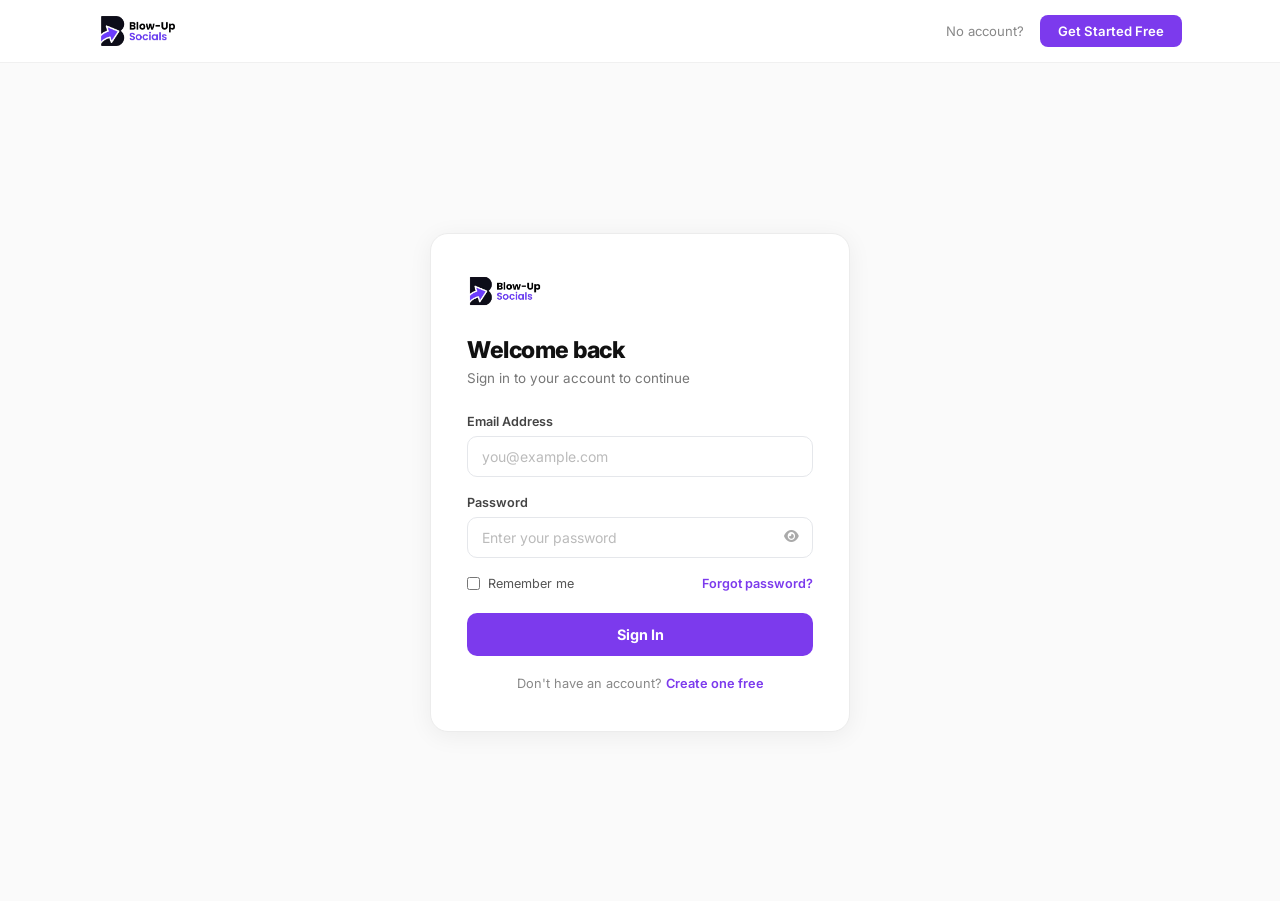
<file: accounts.html>
﻿<!DOCTYPE html>
<html lang="en">
<head>
  <meta charset="UTF-8" />
  <meta name="robots" content="noindex, nofollow" />
  <meta name="viewport" content="width=device-width, initial-scale=1.0" />
  <link rel="manifest" href="/manifest.json" />
  <meta name="theme-color" content="#7c3aed" />
  <meta name="apple-mobile-web-app-capable" content="yes" />
  <meta name="apple-mobile-web-app-status-bar-style" content="default" />
  <meta name="apple-mobile-web-app-title" content="BlowUpSocials" />
  <link rel="apple-touch-icon" href="/img/icon-192.png" />
  <title>Social Media Accounts — BlowUpSocials</title>
  <link rel="stylesheet" href="https://cdnjs.cloudflare.com/ajax/libs/font-awesome/6.5.0/css/all.min.css" />
  <link href="https://fonts.googleapis.com/css2?family=Inter:wght@400;500;600;700;800&family=Space+Grotesk:wght@700;800&display=swap" rel="stylesheet" />
  <style>
    *, *::before, *::after { box-sizing: border-box; margin: 0; padding: 0; }
    html, body { overflow-x: hidden; }
    body { font-family: 'Inter', sans-serif; background: #f5f6fb; color: #1a1a2e; min-height: 100vh; }
    a { text-decoration: none; color: inherit; }
    button { font-family: inherit; cursor: pointer; border: none; }

    .ac-topbar {
      background: #fff; height: 62px; display: flex; align-items: center;
      padding: 0 24px; gap: 14px; border-bottom: 1px solid #e8eaf0;
      position: sticky; top: 0; z-index: 100;
    }
    .ac-back { display: flex; align-items: center; gap: 8px; font-size: 0.82rem; font-weight: 600; color: #6b7080; transition: color 0.15s; }
    .ac-back:hover { color: #7c3aed; }
    .ac-topbar-title { font-family: 'Space Grotesk', sans-serif; font-size: 1rem; font-weight: 800; color: #1a1a2e; flex: 1; }
    .ac-wallet-chip { display: flex; align-items: center; gap: 7px; padding: 6px 12px; background: #f5f3ff; border: 1px solid #ddd6fe; border-radius: 8px; font-size: 0.78rem; white-space: nowrap; }
    .ac-wallet-chip span { color: #6b7280; }
    .ac-wallet-chip strong { color: #7c3aed; font-weight: 700; }

    .ac-page { max-width: 1200px; margin: 0 auto; padding: 0 0 80px; }

    /* PAGE TABS */
    .ac-page-tabs { display: flex; border-bottom: 2px solid #e8eaf0; background: #fff; padding: 0 20px; }
    .ac-page-tab { padding: 12px 20px; font-size: 0.84rem; font-weight: 600; color: #8b8fa8; background: none; border: none; border-bottom: 2px solid transparent; margin-bottom: -2px; transition: all 0.15s; }
    .ac-page-tab.active { color: #7c3aed; border-bottom-color: #7c3aed; }

    /* SERVICE SWITCHER */
    .svc-switcher {
      background: #fff; border-bottom: 1px solid #e8eaf0;
      display: flex; padding: 0 20px; gap: 4px;
    }
    .svc-switcher a {
      display: flex; align-items: center; gap: 7px;
      padding: 10px 16px; font-size: 0.8rem; font-weight: 600;
      color: #6b7080; text-decoration: none; border-bottom: 2px solid transparent;
      transition: color 0.15s, border-color 0.15s; white-space: nowrap;
    }
    .svc-switcher a:hover { color: #7c3aed; }
    .svc-switcher a.active { color: #7c3aed; border-bottom-color: #7c3aed; }
    .svc-switcher a i { font-size: 0.85rem; }

    /* TWO-DROPDOWN FILTER BAR */
    .ac-filter-bar {
      background: #fff; padding: 12px 20px; border-bottom: 1px solid #e8eaf0;
      display: flex; gap: 10px; align-items: flex-start;
    }
    .ac-dd-wrap { position: relative; flex: 1; min-width: 0; }
    .ac-dd-trigger {
      display: flex; align-items: center; gap: 9px; padding: 10px 13px;
      background: #f8f9fc; border: 1.5px solid #e8eaf0; border-radius: 11px;
      font-size: 0.82rem; font-weight: 600; color: #1a1a2e; width: 100%;
      cursor: pointer; transition: border-color 0.15s, background 0.15s; text-align: left;
    }
    .ac-dd-trigger:hover { border-color: #c4b5fd; background: #f5f3ff; }
    .ac-dd-trigger.open  { border-color: #7c3aed; background: #f5f3ff; }
    .ac-dd-sel-ico { width: 24px; height: 24px; border-radius: 7px; display: flex; align-items: center; justify-content: center; font-size: 0.78rem; flex-shrink: 0; }
    .ac-dd-sel-label { flex: 1; overflow: hidden; text-overflow: ellipsis; white-space: nowrap; }
    .ac-dd-chevron { color: #8b8fa8; font-size: 0.68rem; flex-shrink: 0; transition: transform 0.2s; }
    .ac-dd-trigger.open .ac-dd-chevron { transform: rotate(180deg); color: #7c3aed; }
    .ac-dd-menu {
      position: absolute; top: calc(100% + 5px); left: 0; width: max-content; min-width: 100%;
      max-width: min(320px, calc(100vw - 32px)); background: #fff;
      border: 1.5px solid #e8eaf0; border-radius: 13px;
      box-shadow: 0 8px 28px rgba(0,0,0,0.10); z-index: 300;
      max-height: 300px; overflow-y: auto; padding: 6px;
    }
    .ac-dd-option {
      display: flex; align-items: center; gap: 9px; padding: 9px 11px;
      border-radius: 8px; cursor: pointer; font-size: 0.81rem; font-weight: 600;
      color: #1a1a2e; transition: background 0.1s;
    }
    .ac-dd-option:hover  { background: #f5f3ff; }
    .ac-dd-option.active { background: #ede9fe; color: #7c3aed; }
    .ac-dd-opt-ico { width: 26px; height: 26px; border-radius: 7px; display: flex; align-items: center; justify-content: center; font-size: 0.82rem; flex-shrink: 0; }
    .ac-dd-wrap.disabled { opacity: 0.45; pointer-events: none; }

    /* SEARCH INPUT */
    .ac-search-wrap { position: relative; flex: 1; min-width: 0; }
    .ac-search-wrap i { position: absolute; left: 12px; top: 50%; transform: translateY(-50%); color: #8b8fa8; font-size: 0.78rem; pointer-events: none; }
    .ac-search-input {
      width: 100%; padding: 10px 12px 10px 34px;
      background: #f8f9fc; border: 1.5px solid #e8eaf0; border-radius: 11px;
      font-size: 0.82rem; font-family: inherit; color: #1a1a2e; outline: none;
      transition: border-color 0.15s, background 0.15s;
    }
    .ac-search-input::placeholder { color: #aab0c0; }
    .ac-search-input:focus { border-color: #7c3aed; background: #f5f3ff; }

    /* LISTING AREA */
    .ac-listing-area { padding: 20px; }

    .ac-grid { display: grid; grid-template-columns: repeat(auto-fill, minmax(280px, 1fr)); gap: 14px; }
    .ac-card { background: #fff; border-radius: 16px; border: 1.5px solid #f0f2f6; padding: 20px; display: flex; flex-direction: column; gap: 12px; transition: border-color 0.15s, box-shadow 0.15s; }
    .ac-card:hover { border-color: #c4b5fd; box-shadow: 0 4px 16px rgba(124,58,237,0.08); }
    .ac-card-top { display: flex; align-items: flex-start; gap: 12px; }
    .ac-card-icon { width: 44px; height: 44px; border-radius: 12px; display: flex; align-items: center; justify-content: center; font-size: 1.2rem; flex-shrink: 0; }
    .ac-card-plat-label { font-size: 0.68rem; font-weight: 700; text-transform: uppercase; letter-spacing: 0.5px; margin-bottom: 3px; }
    .ac-card-title { font-size: 0.85rem; font-weight: 700; color: #1a1a2e; line-height: 1.35; }
    .ac-card-desc { font-size: 0.77rem; color: #6b7080; line-height: 1.5; display: -webkit-box; -webkit-line-clamp: 2; -webkit-box-orient: vertical; overflow: hidden; }
    .ac-card-foot { display: flex; align-items: center; justify-content: space-between; margin-top: auto; }
    .ac-card-price { font-family: 'Space Grotesk', sans-serif; font-size: 1.1rem; font-weight: 800; color: #1a1a2e; }
    .ac-card-qty { font-size: 0.71rem; color: #8b8fa8; margin-top: 2px; }
    .ac-btn-buy { background: linear-gradient(135deg, #7c3aed, #ec4899); color: #fff; padding: 9px 18px; border-radius: 10px; font-size: 0.8rem; font-weight: 700; transition: opacity 0.15s; }
    .ac-btn-buy:hover { opacity: 0.88; }
    .ac-btn-buy:disabled { opacity: 0.4; cursor: not-allowed; }

    .ac-state { text-align: center; padding: 60px 20px; color: #8b8fa8; }
    .ac-state i { font-size: 2rem; margin-bottom: 14px; display: block; }
    .ac-state p { font-size: 0.88rem; line-height: 1.5; }

    /* MY ORDERS */
    .ac-orders-list { display: flex; flex-direction: column; gap: 12px; }
    .ac-order-card { background: #fff; border-radius: 14px; border: 1.5px solid #f0f2f6; padding: 18px 20px; display: flex; align-items: center; gap: 14px; }
    .ac-order-icon { width: 42px; height: 42px; border-radius: 11px; display: flex; align-items: center; justify-content: center; flex-shrink: 0; font-size: 1.1rem; }
    .ac-order-info { flex: 1; min-width: 0; }
    .ac-order-title { font-size: 0.85rem; font-weight: 700; color: #1a1a2e; margin-bottom: 3px; white-space: nowrap; overflow: hidden; text-overflow: ellipsis; }
    .ac-order-meta { font-size: 0.72rem; color: #8b8fa8; }
    .ac-order-right { text-align: right; flex-shrink: 0; }
    .ac-order-price { font-family: 'Space Grotesk', sans-serif; font-size: 0.92rem; font-weight: 800; }
    .ac-status { display: inline-block; padding: 2px 9px; border-radius: 50px; font-size: 0.68rem; font-weight: 700; margin-top: 5px; }
    .st-pending  { background: #fffbeb; color: #92400e; }
    .st-complete { background: #f0fdf4; color: #166534; }
    .st-failed   { background: #fef2f2; color: #991b1b; }
    .ac-creds-btn { margin-top: 8px; background: #f5f3ff; color: #7c3aed; border: 1px solid #ddd6fe; padding: 5px 12px; border-radius: 7px; font-size: 0.75rem; font-weight: 600; display: inline-block; }

    /* MODAL */
    .ac-modal-overlay { position: fixed; inset: 0; background: rgba(0,0,0,0.45); display: flex; align-items: center; justify-content: center; z-index: 500; opacity: 0; pointer-events: none; transition: opacity 0.2s; }
    .ac-modal-overlay.show { opacity: 1; pointer-events: all; }
    .ac-modal { background: #fff; border-radius: 18px; width: min(480px, calc(100vw - 32px)); max-height: 90vh; overflow-y: auto; transform: translateY(12px); transition: transform 0.2s; }
    .ac-modal-overlay.show .ac-modal { transform: translateY(0); }
    .ac-modal-hdr { display: flex; align-items: center; justify-content: space-between; padding: 20px 20px 0; margin-bottom: 18px; }
    .ac-modal-hdr h3 { font-family: 'Space Grotesk', sans-serif; font-size: 1rem; font-weight: 800; }
    .ac-modal-close { width: 30px; height: 30px; border-radius: 8px; background: #f5f6fa; color: #6b7080; display: flex; align-items: center; justify-content: center; border: none; font-size: 0.88rem; }
    .ac-modal-body { padding: 0 20px 20px; }
    .ac-confirm-row { display: flex; justify-content: space-between; align-items: center; padding: 10px 0; border-bottom: 1px solid #f0f2f6; font-size: 0.83rem; }
    .ac-confirm-row:last-of-type { border-bottom: none; }
    .ac-confirm-row .lbl { color: #6b7080; }
    .ac-confirm-row .val { font-weight: 700; color: #1a1a2e; text-align: right; }
    .ac-confirm-row .val.hi  { color: #7c3aed; font-size: 1rem; }
    .ac-confirm-row .val.red { color: #ef4444; }
    .ac-modal-actions { display: flex; gap: 10px; margin-top: 18px; }
    .ac-btn-cancel { flex: 1; padding: 11px; border-radius: 10px; border: 1.5px solid #e5e7eb; background: #fff; font-size: 0.83rem; font-weight: 600; color: #6b7080; }
    .ac-btn-confirm { flex: 2; padding: 11px; border-radius: 10px; background: linear-gradient(135deg, #7c3aed, #ec4899); color: #fff; font-size: 0.83rem; font-weight: 700; border: none; }
    .ac-btn-confirm:disabled { opacity: 0.45; cursor: not-allowed; }
    .ac-modal-error { background: #fef2f2; color: #991b1b; border-radius: 8px; padding: 10px 14px; font-size: 0.8rem; margin-top: 12px; display: none; }

    .ac-success-icon { width: 56px; height: 56px; border-radius: 50%; background: #f0fdf4; color: #16a34a; display: flex; align-items: center; justify-content: center; font-size: 1.6rem; margin: 0 auto 16px; }
    .ac-creds-box { background: #f9fafb; border-radius: 12px; border: 1px solid #e5e7eb; padding: 14px; margin-top: 10px; }
    .ac-creds-row { display: flex; align-items: center; gap: 8px; padding: 7px 0; border-bottom: 1px solid #f0f2f6; font-size: 0.81rem; }
    .ac-creds-row:last-child { border-bottom: none; }
    .ac-creds-key { color: #8b8fa8; min-width: 90px; font-size: 0.75rem; }
    .ac-creds-val { font-weight: 600; color: #1a1a2e; font-family: monospace; flex: 1; word-break: break-all; }
    .ac-copy-btn { background: none; color: #8b8fa8; font-size: 0.75rem; padding: 2px 6px; border-radius: 5px; flex-shrink: 0; }
    .ac-copy-btn:hover { background: #e5e7eb; }
    .ac-warn-box { background: #fffbeb; border: 1px solid #fde68a; border-radius: 10px; padding: 10px 14px; font-size: 0.78rem; color: #92400e; margin-top: 14px; display: flex; gap: 8px; align-items: flex-start; }
    .ac-instr-html h1,.ac-instr-html h2,.ac-instr-html h3,.ac-instr-html h4,.ac-instr-html h5 { font-size:0.85rem;font-weight:700;color:#15803d;margin:10px 0 4px; }
    .ac-instr-html p { margin:0 0 8px; }
    .ac-instr-html ul,.ac-instr-html ol { margin:0 0 8px;padding-left:18px; }
    .ac-instr-html li { margin-bottom:3px; }
    .ac-instr-html a { color:#15803d;word-break:break-all; }
    .ac-instr-html hr { border:none;border-top:1px solid #bbf7d0;margin:10px 0; }
    .ac-instr-html strong { font-weight:700; }

    .ac-toast { position: fixed; bottom: 24px; left: 50%; transform: translateX(-50%) translateY(80px); padding: 11px 22px; border-radius: 50px; font-size: 0.82rem; font-weight: 600; color: #fff; z-index: 9999; transition: transform 0.3s; pointer-events: none; white-space: nowrap; }
    .ac-toast.show { transform: translateX(-50%) translateY(0); }
    .ac-toast.success { background: #16a34a; }
    .ac-toast.error   { background: #ef4444; }

    @media (max-width: 640px) {
      .ac-listing-area { padding: 14px 12px; }
      .ac-grid { grid-template-columns: 1fr; }
      .ac-topbar { padding: 0 16px; gap: 10px; }
      .ac-filter-bar { padding: 10px 12px; flex-direction: column; gap: 8px; }
      .ac-dd-wrap, .ac-search-wrap { width: 100%; flex: unset; }
    }
  </style>
<!-- TikTok Pixel Code Start -->
<script>
!function (w, d, t) {
  w.TiktokAnalyticsObject=t;var ttq=w[t]=w[t]||[];ttq.methods=["page","track","identify","instances","debug","on","off","once","ready","alias","group","enableCookie","disableCookie","holdConsent","revokeConsent","grantConsent"],ttq.setAndDefer=function(t,e){t[e]=function(){t.push([e].concat(Array.prototype.slice.call(arguments,0)))}};for(var i=0;i<ttq.methods.length;i++)ttq.setAndDefer(ttq,ttq.methods[i]);ttq.instance=function(t){for(
var e=ttq._i[t]||[],n=0;n<ttq.methods.length;n++)ttq.setAndDefer(e,ttq.methods[n]);return e},ttq.load=function(e,n){var r="https://analytics.tiktok.com/i18n/pixel/events.js",o=n&&n.partner;ttq._i=ttq._i||{},ttq._i[e]=[],ttq._i[e]._u=r,ttq._t=ttq._t||{},ttq._t[e]=+new Date,ttq._o=ttq._o||{},ttq._o[e]=n||{};n=document.createElement("script")
;n.type="text/javascript",n.async=!0,n.src=r+"?sdkid="+e+"&lib="+t;e=document.getElementsByTagName("script")[0];e.parentNode.insertBefore(n,e)};
  ttq.load('DAGMGFJC77UC8FLJUHS0');
  ttq.page();
}(window, document, 'ttq');
</script>
<!-- TikTok Pixel Code End -->
<!-- Meta Pixel Code -->
<script>
!function(f,b,e,v,n,t,s)
{if(f.fbq)return;n=f.fbq=function(){n.callMethod?
n.callMethod.apply(n,arguments):n.queue.push(arguments)};
if(!f._fbq)f._fbq=n;n.push=n;n.loaded=!0;n.version='2.0';
n.queue=[];t=b.createElement(e);t.async=!0;
t.src=v;s=b.getElementsByTagName(e)[0];
s.parentNode.insertBefore(t,s)}(window, document,'script',
'https://connect.facebook.net/en_US/fbevents.js');
fbq('init', '2908681819475419');
fbq('track', 'PageView');
</script>
<noscript><img height="1" width="1" style="display:none"
src="https://www.facebook.com/tr?id=2908681819475419&ev=PageView&noscript=1"
/></noscript>
<!-- End Meta Pixel Code -->
</head>
<body>
  <script src="/js/supabase.min.js"></script>
  <script src="js/supabase-client.js"></script>

  <div class="ac-topbar">
    <a href="dashboard.html" class="ac-back"><i class="fas fa-arrow-left"></i></a>
    <div class="ac-topbar-title">Social Media Accounts</div>
    <div class="ac-wallet-chip"><span>Balance:</span><strong id="topbar-balance">?0</strong></div>
  </div>

  <div class="svc-switcher">
    <a href="new-order.html"><i class="fas fa-bolt"></i> Social Boost</a>
    <a href="accounts.html" class="active"><i class="fas fa-store"></i> Accounts Store</a>
  </div>

  <div class="ac-page">
    <!-- PAGE TABS -->
    <div class="ac-page-tabs">
      <button class="ac-page-tab active" id="ptab-browse" onclick="showView('browse')">
        <i class="fas fa-store" style="margin-right:6px"></i>Browse
      </button>
      <button class="ac-page-tab" id="ptab-orders" onclick="showView('orders')">
        <i class="fas fa-bag-shopping" style="margin-right:6px"></i>My Purchases
      </button>
    </div>

    <!-- BROWSE VIEW -->
    <div id="view-browse">
      <!-- TWO-DROPDOWN FILTER -->
      <div class="ac-filter-bar">
        <!-- Dropdown 1: Platform -->
        <div class="ac-dd-wrap disabled" id="plat-dd-wrap">
          <button class="ac-dd-trigger" id="plat-trigger" onclick="toggleDD('plat')">
            <span class="ac-dd-sel-ico" id="plat-sel-ico" style="background:#ede9fe;color:#7c3aed"><i class="fa-solid fa-hashtag"></i></span>
            <span class="ac-dd-sel-label" id="plat-sel-label">Select Platform</span>
            <i class="fa-solid fa-chevron-down ac-dd-chevron"></i>
          </button>
          <div class="ac-dd-menu" id="plat-menu" style="display:none"></div>
        </div>
        <!-- Dropdown 2: Account type -->
        <div class="ac-dd-wrap disabled" id="type-dd-wrap">
          <button class="ac-dd-trigger" id="type-trigger" onclick="toggleDD('type')">
            <span class="ac-dd-sel-label" id="type-sel-label">Select Type</span>
            <i class="fa-solid fa-chevron-down ac-dd-chevron"></i>
          </button>
          <div class="ac-dd-menu" id="type-menu" style="display:none"></div>
        </div>
        <!-- Search -->
        <div class="ac-search-wrap">
          <i class="fa-solid fa-magnifying-glass"></i>
          <input class="ac-search-input" id="listing-search" type="text" placeholder="Search accounts—" oninput="filterListings(this.value)" />
        </div>
      </div>

      <!-- LISTINGS -->
      <div class="ac-listing-area" id="listing-area">
        <div class="ac-state"><i class="fas fa-spinner fa-spin"></i><p>Loading store—</p></div>
      </div>
    </div>

    <!-- MY ORDERS VIEW -->
    <div id="view-orders" style="display:none">
      <div class="ac-listing-area">
        <div class="ac-orders-list" id="orders-list">
          <div class="ac-state"><i class="fas fa-spinner fa-spin"></i><p>Loading your purchases—</p></div>
        </div>
      </div>
    </div>
  </div>

  <!-- BUY MODAL -->
  <div class="ac-modal-overlay" id="buy-modal">
    <div class="ac-modal">
      <div class="ac-modal-hdr">
        <h3><i class="fas fa-cart-shopping" style="color:#7c3aed;margin-right:8px"></i>Confirm Purchase</h3>
        <button class="ac-modal-close" onclick="closeBuyModal()"><i class="fas fa-xmark"></i></button>
      </div>
      <div class="ac-modal-body">
        <div class="ac-confirm-row"><span class="lbl">Product</span><span class="val" id="bm-name" style="max-width:58%">—</span></div>
        <div class="ac-confirm-row"><span class="lbl">Category</span><span class="val" id="bm-platform">—</span></div>
        <div class="ac-confirm-row"><span class="lbl">Your Balance</span><span class="val" id="bm-balance">—</span></div>
        <div class="ac-confirm-row"><span class="lbl">Cost</span><span class="val hi" id="bm-price">—</span></div>
        <div class="ac-confirm-row"><span class="lbl">Balance After</span><span class="val" id="bm-after">—</span></div>
        <div class="ac-modal-error" id="bm-error"></div>
        <div class="ac-modal-actions">
          <button class="ac-btn-cancel" onclick="closeBuyModal()">Cancel</button>
          <button class="ac-btn-confirm" id="bm-confirm-btn" onclick="confirmBuy()">Confirm Purchase</button>
        </div>
      </div>
    </div>
  </div>

  <!-- CREDENTIALS MODAL -->
  <div class="ac-modal-overlay" id="creds-modal">
    <div class="ac-modal">
      <div class="ac-modal-hdr">
        <h3>Purchase Complete</h3>
        <button class="ac-modal-close" onclick="document.getElementById('creds-modal').classList.remove('show')"><i class="fas fa-xmark"></i></button>
      </div>
      <div class="ac-modal-body">
        <div class="ac-success-icon"><i class="fas fa-check"></i></div>
        <div id="creds-content"></div>
        <div class="ac-warn-box" id="creds-warn" style="display:none">
          <i class="fas fa-triangle-exclamation"></i>
          <span>Save these credentials now. Change the password after your first login.</span>
        </div>
        <button class="ac-btn-confirm" style="width:100%;margin-top:18px"
          onclick="document.getElementById('creds-modal').classList.remove('show')">Done</button>
      </div>
    </div>
  </div>

  <div class="ac-toast" id="ac-toast"></div>

  <script>
    let MARKUP       = 2; // loaded from server below
    const USD_TO_NGN = 1600;
    const fmtNGN = v => `₦${Math.round(v * USD_TO_NGN).toLocaleString('en-NG')}`;

    let userBalance   = 0;
    let userId        = null;
    let selectedOffer = null;
    const _orderMap   = {}; // id → order data, avoids inline JSON in onclick

    /* -- GROUPS: AccsZone social media accounts only -- */
    const GROUPS = [
      {
        label: 'Social Media', icon: 'fa-solid fa-hashtag',
        catIds: [22,24,95,75,38,34,40,23,50,37,81,76,33,97,90,92,66,98,67,114,110,80]
      },
    ];

    /* -- ICON MAP keyed by AccsZone category id -- */
    const CAT_ICON = {
      22:  { icon:'fa-brands fa-facebook',      color:'#1877F2', bg:'#eff6ff' },
      24:  { icon:'fa-brands fa-instagram',      color:'#E1306C', bg:'#fdf2f8' },
      95:  { icon:'fa-brands fa-threads',        color:'#000',    bg:'#f3f4f6' },
      75:  { icon:'fa-brands fa-youtube',        color:'#FF0000', bg:'#fef2f2' },
      38:  { icon:'fa-brands fa-x-twitter',      color:'#000',    bg:'#f9fafb' },
      34:  { icon:'fa-brands fa-tiktok',         color:'#000',    bg:'#f3f4f6' },
      40:  { icon:'fa-brands fa-telegram',       color:'#2AABEE', bg:'#f0f9ff' },
      23:  { icon:'fa-brands fa-linkedin',       color:'#0A66C2', bg:'#eff6ff' },
      50:  { icon:'fa-brands fa-discord',        color:'#5865F2', bg:'#f5f3ff' },
      37:  { icon:'fa-brands fa-snapchat',       color:'#FFCA28', bg:'#fefce8' },
      81:  { icon:'fa-brands fa-pinterest',      color:'#E60023', bg:'#fef2f2' },
      76:  { icon:'fa-brands fa-quora',          color:'#B92B27', bg:'#fef2f2' },
      33:  { icon:'fa-brands fa-reddit',         color:'#FF4500', bg:'#fff7ed' },
      97:  { icon:'fa-brands fa-twitch',         color:'#9146FF', bg:'#f5f3ff' },
      90:  { icon:'fa-solid fa-cloud',           color:'#0085FF', bg:'#eff6ff' },
      92:  { icon:'fa-solid fa-comment-dots',    color:'#5C5C99', bg:'#eff6ff' },
      66:  { icon:'fa-solid fa-star',            color:'#00B67A', bg:'#f0fdf4' },
      98:  { icon:'fa-brands fa-yelp',           color:'#D32323', bg:'#fef2f2' },
      67:  { icon:'fa-brands fa-whatsapp',       color:'#25D366', bg:'#f0fdf4' },
      114: { icon:'fa-brands fa-odnoklassniki',  color:'#ed812b', bg:'#fff7ed' },
      110: { icon:'fa-solid fa-robot',           color:'#7c3aed', bg:'#f5f3ff' },
      80:  { icon:'fa-brands fa-google',         color:'#4285F4', bg:'#eff6ff' },
      // Email
      21:  { icon:'fa-solid fa-envelope',        color:'#EA4335', bg:'#fef2f2' },
      26:  { icon:'fa-solid fa-phone',           color:'#4285F4', bg:'#eff6ff' },
      84:  { icon:'fa-brands fa-yahoo',          color:'#6001D2', bg:'#f5f3ff' },
      28:  { icon:'fa-solid fa-envelope',        color:'#0078D4', bg:'#eff6ff' },
      79:  { icon:'fa-solid fa-lock',            color:'#6D4AFF', bg:'#f5f3ff' },
      35:  { icon:'fa-solid fa-envelope',        color:'#1c5fa8', bg:'#eff6ff' },
      99:  { icon:'fa-solid fa-envelope',        color:'#005FF9', bg:'#eff6ff' },
      86:  { icon:'fa-solid fa-envelope',        color:'#E50000', bg:'#fef2f2' },
      85:  { icon:'fa-solid fa-envelope',        color:'#ff0b00', bg:'#fef2f2' },
      101: { icon:'fa-solid fa-envelope',        color:'#c00',    bg:'#fef2f2' },
      100: { icon:'fa-solid fa-envelope',        color:'#FC3F1D', bg:'#fff7ed' },
      89:  { icon:'fa-solid fa-envelope',        color:'#FFCC00', bg:'#fffbeb' },
      87:  { icon:'fa-solid fa-envelope',        color:'#d12',    bg:'#fef2f2' },
      104: { icon:'fa-solid fa-envelope',        color:'#8b8fa8', bg:'#f3f4f6' },
      109: { icon:'fa-solid fa-envelope',        color:'#00A8E0', bg:'#eff6ff' },
      // Gift Cards
      65:  { icon:'fa-brands fa-apple',          color:'#000',    bg:'#f3f4f6' },
      44:  { icon:'fa-brands fa-apple',          color:'#000',    bg:'#f3f4f6' },
      68:  { icon:'fa-brands fa-google-play',    color:'#01875F', bg:'#f0fdf4' },
      71:  { icon:'fa-brands fa-amazon',         color:'#FF9900', bg:'#fffbeb' },
      72:  { icon:'fa-brands fa-playstation',    color:'#003087', bg:'#eff6ff' },
      70:  { icon:'fa-brands fa-steam',          color:'#1b2838', bg:'#f3f4f6' },
      // Streaming
      69:  { icon:'fa-solid fa-film',            color:'#E50914', bg:'#fef2f2' },
      107: { icon:'fa-brands fa-spotify',        color:'#1DB954', bg:'#f0fdf4' },
      94:  { icon:'fa-solid fa-play-circle',     color:'#7c3aed', bg:'#f5f3ff' },
      105: { icon:'fa-solid fa-tv',              color:'#6366f1', bg:'#f5f3ff' },
      116: { icon:'fa-solid fa-crown',           color:'#F59E0B', bg:'#fffbeb' },
      112: { icon:'fa-solid fa-scissors',        color:'#000',    bg:'#f3f4f6' },
      // VPN & Proxies
      59:  { icon:'fa-solid fa-shield-halved',   color:'#0EA5E9', bg:'#f0f9ff' },
      73:  { icon:'fa-solid fa-mobile-screen',   color:'#6366f1', bg:'#f5f3ff' },
      78:  { icon:'fa-solid fa-desktop',         color:'#0078D4', bg:'#eff6ff' },
      103: { icon:'fa-brands fa-windows',        color:'#0078D4', bg:'#eff6ff' },
      // Dating
      48:  { icon:'fa-solid fa-heart',           color:'#E91E8C', bg:'#fdf2f8' },
      36:  { icon:'fa-solid fa-heart',           color:'#F60B5A', bg:'#fef2f2' },
      42:  { icon:'fa-solid fa-heart',           color:'#713DE1', bg:'#f5f3ff' },
      88:  { icon:'fa-solid fa-heart',           color:'#10B981', bg:'#f0fdf4' },
      // Finance
      93:  { icon:'fa-solid fa-coins',           color:'#F0B90B', bg:'#fffbeb' },
      51:  { icon:'fa-solid fa-dollar-sign',     color:'#00C244', bg:'#f0fdf4' },
      111: { icon:'fa-brands fa-cc-mastercard',  color:'#EB001B', bg:'#fef2f2' },
      // eCommerce
      82:  { icon:'fa-brands fa-amazon',         color:'#FF9900', bg:'#fffbeb' },
      96:  { icon:'fa-solid fa-store',           color:'#0071DC', bg:'#eff6ff' },
      83:  { icon:'fa-solid fa-store',           color:'#F16521', bg:'#fff7ed' },
      29:  { icon:'fa-solid fa-store',           color:'#6B3F99', bg:'#f5f3ff' },
      113: { icon:'fa-solid fa-bag-shopping',    color:'#7c3aed', bg:'#f5f3ff' },
      // Other
      64:  { icon:'fa-solid fa-briefcase',       color:'#2557A7', bg:'#eff6ff' },
      74:  { icon:'fa-solid fa-database',        color:'#0EA5E9', bg:'#f0f9ff' },
      106: { icon:'fa-solid fa-gamepad',         color:'#E2231A', bg:'#fef2f2' },
      108: { icon:'fa-brands fa-github',         color:'#181717', bg:'#f3f4f6' },
      115: { icon:'fa-solid fa-car',             color:'#000',    bg:'#f3f4f6' },
      117: { icon:'fa-solid fa-mobile-screen',   color:'#6366f1', bg:'#f5f3ff' },
    };
    const FALLBACK_ICON = { icon:'fa-solid fa-box-open', color:'#7c3aed', bg:'#f5f3ff' };

    function iconFor(catId, title) {
      if (catId && CAT_ICON[Number(catId)]) return CAT_ICON[Number(catId)];
      // title-based fallback
      const t = (title || '').toLowerCase();
      if (t.includes('instagram'))   return CAT_ICON[24];
      if (t.includes('facebook'))    return CAT_ICON[22];
      if (t.includes('tiktok'))      return CAT_ICON[34];
      if (t.includes('youtube'))     return CAT_ICON[75];
      if (t.includes('twitter') || t.includes('x-twitter')) return CAT_ICON[38];
      if (t.includes('telegram'))    return CAT_ICON[40];
      if (t.includes('snapchat'))    return CAT_ICON[37];
      if (t.includes('netflix'))     return CAT_ICON[69];
      if (t.includes('spotify'))     return CAT_ICON[107];
      if (t.includes('vpn'))         return CAT_ICON[59];
      if (t.includes('gmail'))       return CAT_ICON[21];
      if (t.includes('apple'))       return CAT_ICON[65];
      if (t.includes('amazon'))      return CAT_ICON[71];
      if (t.includes('steam'))       return CAT_ICON[70];
      return FALLBACK_ICON;
    }

    /* -- API -- */
    async function api(payload) {
      const r = await fetch('/api/accsmaster', {
        method: 'POST',
        headers: { 'Content-Type': 'application/json' },
        body: JSON.stringify(payload),
      });
      return r.json();
    }

    function unwrap(res) {
      if (!res || res.error) return null;
      if (res.success === true || res.success === false) return res.data ?? null;
      return res;
    }

    /* -- VIEW SWITCH -- */
    function showView(tab) {
      document.getElementById('view-browse').style.display  = tab === 'browse' ? '' : 'none';
      document.getElementById('view-orders').style.display  = tab === 'orders' ? '' : 'none';
      document.getElementById('ptab-browse').className = 'ac-page-tab' + (tab === 'browse' ? ' active' : '');
      document.getElementById('ptab-orders').className = 'ac-page-tab' + (tab === 'orders' ? ' active' : '');
      if (tab === 'orders') loadMyOrders();
    }

    /* -- ALL CATEGORIES (from API) -- */
    let allCategories = [];

    /* Preferred display order by catId */
    const CAT_ORDER = [24,34,22,75,38,67,40,50,37,23,33,81,97,95,90,76,66,98,114,110,80,92];
    const SOCIAL_CAT_IDS = new Set([22,24,95,75,38,34,40,23,50,37,81,76,33,97,90,92,66,98,67,114,110,80]);

    /* -- TWO-DROPDOWN UI -- */
    function buildUI() {
      const platCats = allCategories
        .filter(c => SOCIAL_CAT_IDS.has(Number(c.id)))
        .sort((a, b) => {
          const ia = CAT_ORDER.indexOf(Number(a.id));
          const ib = CAT_ORDER.indexOf(Number(b.id));
          return (ia === -1 ? 999 : ia) - (ib === -1 ? 999 : ib);
        });

      if (!platCats.length) {
        setListingState('<i class="fas fa-box-open"></i><p>No categories found.</p>'); return;
      }

      const platMenu = document.getElementById('plat-menu');
      platMenu.innerHTML = '';
      platCats.forEach(cat => {
        const name = cat.title || cat.name || String(cat.id);
        const ico  = CAT_ICON[Number(cat.id)] || FALLBACK_ICON;
        const opt  = document.createElement('div');
        opt.className = 'ac-dd-option';
        opt.innerHTML = `<div class="ac-dd-opt-ico" style="background:${ico.bg};color:${ico.color}"><i class="${ico.icon}"></i></div>${esc(name)}`;
        opt.onclick = () => selectPlatform(cat, ico, opt);
        platMenu.appendChild(opt);
      });

      document.getElementById('plat-dd-wrap').classList.remove('disabled');
      selectPlatform(platCats[0], CAT_ICON[Number(platCats[0].id)] || FALLBACK_ICON, platMenu.firstChild);
    }

    async function selectPlatform(cat, ico, optEl) {
      document.querySelectorAll('#plat-menu .ac-dd-option').forEach(o => o.classList.remove('active'));
      optEl.classList.add('active');

      const name = cat.title || cat.name || String(cat.id);
      const selIco = document.getElementById('plat-sel-ico');
      selIco.style.background = ico.bg;
      selIco.style.color      = ico.color;
      selIco.innerHTML        = `<i class="${ico.icon}"></i>`;
      document.getElementById('plat-sel-label').textContent = name;
      closeDD('plat');

      // Reset type dropdown while loading
      const typeWrap = document.getElementById('type-dd-wrap');
      const typeMenu = document.getElementById('type-menu');
      typeWrap.classList.add('disabled');
      document.getElementById('type-sel-label').textContent = 'Loading—';
      typeMenu.innerHTML = '';
      setListingState('<i class="fas fa-spinner fa-spin"></i><p>Loading—</p>');

      // Fetch subcategories from AccsZone
      const res  = await api({ action: 'subcategories', id: cat.id });
      const data = unwrap(res);
      const subs = Array.isArray(data) ? data : (data?.subcategories || data?.data || data?.items || data?.categories || []);

      if (!subs.length) {
        // No subcategories — load listings directly
        typeWrap.classList.add('disabled');
        document.getElementById('type-sel-label').textContent = 'All types';
        loadListings(cat.id);
        return;
      }

      subs.forEach((sub, i) => {
        const subName = sub.title || sub.name || String(sub.id);
        const opt = document.createElement('div');
        opt.className = 'ac-dd-option' + (i === 0 ? ' active' : '');
        opt.textContent = subName;
        opt.onclick = () => selectType(sub, subName, opt);
        typeMenu.appendChild(opt);
      });

      typeWrap.classList.remove('disabled');
      const first     = subs[0];
      const firstName = first.title || first.name || String(first.id);
      document.getElementById('type-sel-label').textContent = firstName;
      loadListings(first.id, true);
    }

    function selectType(sub, name, optEl) {
      document.querySelectorAll('#type-menu .ac-dd-option').forEach(o => o.classList.remove('active'));
      optEl.classList.add('active');
      document.getElementById('type-sel-label').textContent = name;
      closeDD('type');
      loadListings(sub.id, true);
    }

    function toggleDD(which) {
      const menu    = document.getElementById(`${which}-menu`);
      const trigger = document.getElementById(`${which}-trigger`);
      const isOpen  = menu.style.display !== 'none';
      const other   = which === 'plat' ? 'type' : 'plat';
      closeDD(other);
      menu.style.display = isOpen ? 'none' : 'block';
      trigger.classList.toggle('open', !isOpen);
    }

    function closeDD(which) {
      document.getElementById(`${which}-menu`).style.display = 'none';
      document.getElementById(`${which}-trigger`).classList.remove('open');
    }

    document.addEventListener('click', e => {
      ['plat', 'type'].forEach(which => {
        const wrap = document.getElementById(`${which}-dd-wrap`);
        if (wrap && !wrap.contains(e.target)) closeDD(which);
      });
    });

    /* -- DETECT ICON FROM LISTING TITLE -- */
    function iconFromTitle(title, fallbackCatId) {
      const t = (title || '').toLowerCase();
      const checks = [
        [[' ig ','ig accounts','instagram'],                  24],
        [['facebook',' fb '],                                 22],
        [['tiktok','tik tok'],                                34],
        [['youtube'],                                         75],
        [['twitter','x accounts','x-twitter'],                38],
        [['telegram'],                                        40],
        [['snapchat'],                                        37],
        [['linkedin'],                                        23],
        [['discord'],                                         50],
        [['reddit'],                                          33],
        [['pinterest'],                                       81],
        [['whatsapp'],                                        67],
        [['twitch'],                                          97],
        [['threads'],                                         95],
        [['bluesky'],                                         90],
        [['quora'],                                           76],
        [['yelp'],                                            98],
        [['trustpilot'],                                      66],
        [['ok.ru','odnoklassniki'],                          114],
        [['gmail'],                                           21],
        [['google voice'],                                    26],
        [['yahoo','yahoo mail'],                              84],
        [['outlook','hotmail'],                               28],
        [['protonmail'],                                      79],
        [['gmx'],                                             35],
        [['mail.ru'],                                         99],
        [['zoho'],                                            86],
        [['aol'],                                             85],
        [['rambler'],                                        101],
        [['yandex'],                                         100],
        [['netflix'],                                         69],
        [['spotify'],                                        107],
        [['iptv'],                                           105],
        [['capcut'],                                         112],
        [['vpn'],                                             59],
        [['mobile proxy','proxy'],                            73],
        [['rdp','vps','windows vps'],                         78],
        [['windows key','windows product'],                  103],
        [['apple id','apple gift','itunes'],                  44],
        [['google play'],                                     68],
        [['amazon gift','amazon card'],                       71],
        [['playstation','psn'],                               72],
        [['steam'],                                           70],
        [['binance'],                                         93],
        [['cashapp'],                                         51],
        [['mastercard'],                                     111],
        [['walmart'],                                         96],
        [['etsy'],                                            83],
        [['craigslist'],                                      29],
        [['grindr'],                                          36],
        [['badoo'],                                           42],
        [['eharmony'],                                        88],
        [['tinder','dating','bumble'],                        48],
        [['roblox'],                                         106],
        [['github'],                                         108],
        [['uber'],                                           115],
        [['ai account','chatgpt','openai'],                  110],
      ];
      for (const [keywords, id] of checks) {
        if (keywords.some(k => t.includes(k))) return CAT_ICON[id] || FALLBACK_ICON;
      }
      return CAT_ICON[Number(fallbackCatId)] || FALLBACK_ICON;
    }

    /* -- SEARCH FILTER -- */
    function filterListings(query) {
      const q = query.trim().toLowerCase();
      const cards = document.querySelectorAll('#listing-area .ac-card');
      let visible = 0;
      cards.forEach(card => {
        const text = card.textContent.toLowerCase();
        const show = !q || text.includes(q);
        card.style.display = show ? '' : 'none';
        if (show) visible++;
      });
      // Show/hide empty state
      let empty = document.getElementById('listing-empty');
      if (!empty) {
        empty = document.createElement('div');
        empty.id = 'listing-empty';
        empty.className = 'ac-state';
        empty.innerHTML = '<i class="fas fa-magnifying-glass"></i><p>No accounts match your search.</p>';
        document.getElementById('listing-area').appendChild(empty);
      }
      empty.style.display = (cards.length && !visible) ? 'block' : 'none';
    }

    /* -- LOAD LISTINGS -- */
    async function loadListings(id, useSubcat = false) {
      document.getElementById('listing-search').value = '';
      setListingState('<i class="fas fa-spinner fa-spin"></i><p>Loading—</p>');

      const queryParam = useSubcat ? { subcategory_id: id } : { category_id: id };
      let res = await api({ action: 'listings', ...queryParam });

      if (res.error === 'accounts_not_configured') {
        setListingState('<i class="fas fa-gear"></i><p>Store not configured.</p>'); return;
      }

      let data     = unwrap(res);
      let listings = Array.isArray(data) ? data : (data?.listings || data?.items || data?.results || []);

      // If subcategory_id returned nothing, retry with category_id and vice versa
      if (!listings.length && !res.error) {
        const retryParam = useSubcat ? { category_id: id } : { subcategory_id: id };
        const res2 = await api({ action: 'listings', ...retryParam });
        if (!res2.error) {
          const data2 = unwrap(res2);
          listings = Array.isArray(data2) ? data2 : (data2?.listings || data2?.items || data2?.results || []);
        }
      }

      if (res.error) {
        setListingState('<i class="fas fa-triangle-exclamation"></i><p>Could not load listings. Try again.</p>'); return;
      }

      renderListings(listings, id);
    }

    function setListingState(html) {
      document.getElementById('listing-area').innerHTML = `<div class="ac-state">${html}</div>`;
    }

    /* -- RENDER LISTINGS -- */
    function renderListings(listings, catId) {
      const area = document.getElementById('listing-area');
      if (!listings || !listings.length) {
        area.innerHTML = `<div class="ac-state"><i class="fas fa-box-open"></i><p>No products in this category right now.<br>Check back soon.</p></div>`;
        return;
      }

      area.innerHTML = `<div class="ac-grid">${listings.map(o => {
        const title    = o.title || o.name || `Product #${o.id}`;
        const catName  = o.category_name || o.category || o.type || '';
        const priceUsd = parseFloat(o.price || o.rate || o.cost || 0);
        const sellUsd  = priceUsd * MARKUP;
        const qty      = parseInt(o.quantity || o.stock || o.count || o.available || 0);
        const desc     = o.description || o.desc || o.details || '';
        const slug     = o.slug || o.id;
        const ico      = iconFromTitle(title, catId);
        const offerObj = JSON.stringify({ id: o.id, slug, title, catId, catName, priceUsd, sellUsd, desc });

        return `<div class="ac-card">
          <div class="ac-card-top">
            <div class="ac-card-icon" style="background:${ico.bg};color:${ico.color}">
              <i class="${ico.icon}"></i>
            </div>
            <div style="flex:1;min-width:0">
              <div class="ac-card-plat-label" style="color:${ico.color}">${esc(catName || 'Social Media Account')}</div>
              <div class="ac-card-title">${esc(title)}</div>
            </div>
          </div>
          ${desc ? `<div class="ac-card-desc">${esc(desc)}</div>` : ''}
          <div class="ac-card-foot">
            <div>
              <div class="ac-card-price">${fmtNGN(sellUsd)}</div>
              <div class="ac-card-qty">${qty > 0 ? qty + ' in stock' : 'In stock'}</div>
            </div>
            <button class="ac-btn-buy" onclick='openBuyModal(${esc(offerObj)})'>Buy Now</button>
          </div>
        </div>`;
      }).join('')}</div>`;
    }

    function esc(s) {
      return String(s).replace(/&/g,'&amp;').replace(/</g,'&lt;').replace(/>/g,'&gt;').replace(/"/g,'&quot;');
    }

    /* -- BUY MODAL -- */
    function openBuyModal(offer) {
      if (typeof offer === 'string') offer = JSON.parse(offer);
      selectedOffer = offer;
      const notEnough = userBalance < offer.sellUsd;
      const ico = CAT_ICON[Number(offer.catId)] || FALLBACK_ICON;

      document.getElementById('bm-name').textContent     = offer.title;
      document.getElementById('bm-platform').textContent = offer.catName || 'Social Media Account';
      document.getElementById('bm-balance').textContent  = fmtNGN(userBalance);
      document.getElementById('bm-price').textContent    = fmtNGN(offer.sellUsd);

      const afterEl = document.getElementById('bm-after');
      afterEl.textContent = fmtNGN(Math.max(0, userBalance - offer.sellUsd));
      afterEl.className   = 'val' + (notEnough ? ' red' : '');

      const errEl = document.getElementById('bm-error');
      errEl.style.display = notEnough ? 'block' : 'none';
      if (notEnough) errEl.textContent = 'Insufficient balance. Please add funds first.';

      document.getElementById('bm-confirm-btn').disabled = notEnough;
      document.getElementById('buy-modal').classList.add('show');
      if (window.ttqTrack) ttqTrack('AddToCart', {
        contents: [{ content_id: String(offer.id), content_type: 'product', content_name: offer.title }],
        value: Math.round(offer.sellUsd * USD_TO_NGN), currency: 'NGN'
      });
      if (window.fbq) fbq('track', 'AddToCart', {
        content_ids: [String(offer.id)], content_name: offer.title,
        content_type: 'product', currency: 'NGN', value: Math.round(offer.sellUsd * USD_TO_NGN)
      });
    }

    function closeBuyModal() {
      document.getElementById('buy-modal').classList.remove('show');
      selectedOffer = null;
    }

    /* -- Parse AccsZone colon-separated account string -- */
    function parseAccsZoneAccount(str) {
      if (!str) return null;
      // Format: username:password:email:email_password:2fa_codes:https://profile_url
      const parts = str.split(':');
      const httpsIdx = parts.findIndex((p, i) => i >= 4 && p === 'https');
      const twofa     = httpsIdx > 4 ? parts.slice(4, httpsIdx).join(':') : (parts[4] || '');
      const profileUrl = httpsIdx >= 0 ? parts.slice(httpsIdx).join(':') : '';
      const obj = {};
      if (parts[0]) obj['Username']       = parts[0];
      if (parts[1]) obj['Password']       = parts[1];
      if (parts[2]) obj['Email']          = parts[2];
      if (parts[3]) obj['Email Password'] = parts[3];
      if (twofa.trim()) obj['2FA Backup'] = twofa.trim();
      if (profileUrl)   obj['Profile URL'] = profileUrl;
      return Object.keys(obj).length ? obj : null;
    }

    /* -- CONFIRM PURCHASE -- */
    async function confirmBuy() {
      if (!selectedOffer) return;
      const btn   = document.getElementById('bm-confirm-btn');
      const errEl = document.getElementById('bm-error');
      btn.disabled = true;
      btn.textContent = 'Processing—';
      errEl.style.display = 'none';

      if (window.ttqTrack) ttqTrack('InitiateCheckout', {
        contents: [{ content_id: String(selectedOffer.id), content_type: 'product', content_name: selectedOffer.title }],
        value: Math.round(selectedOffer.sellUsd * USD_TO_NGN), currency: 'NGN'
      });
      if (window.fbq) fbq('track', 'InitiateCheckout', {
        content_ids: [String(selectedOffer.id)], content_name: selectedOffer.title,
        content_type: 'product', currency: 'NGN',
        value: Math.round(selectedOffer.sellUsd * USD_TO_NGN), num_items: 1
      });
      try {
        // Get fresh JWT — session check before hitting the server
        const { data: { session: freshSession } } = await db.auth.getSession();
        if (!freshSession) {
          errEl.textContent = 'Your session has expired. Please refresh the page and log in again.';
          errEl.style.display = 'block';
          btn.disabled = false; btn.textContent = 'Confirm Purchase';
          return;
        }

        // Server-side purchase: balance check, deduction, and provider call all on the server
        const res = await fetch('/api/accsmaster', {
          method: 'POST',
          headers: { 'Content-Type': 'application/json', 'Authorization': `Bearer ${freshSession.access_token}` },
          body: JSON.stringify({
            action:      'secure_purchase',
            ad_id:       selectedOffer.id,
            quantity:    1,
            offer_title: selectedOffer.title,
            offer_slug:  selectedOffer.slug || null,
            platform:    selectedOffer.catName || null,
            price_usd:   selectedOffer.sellUsd,
            price_ngn:   Math.round(selectedOffer.sellUsd * USD_TO_NGN),
          }),
        }).then(r => r.json());

        if (!res || res.error || res.success === false) {
          const detail = res?.detail ? ` — ${res.detail}` : '';
          throw new Error((res?.error || res?.message || 'Purchase failed') + detail);
        }

        // Update local balance from server response
        if (res.newBalanceUSD !== undefined) {
          userBalance = res.newBalanceUSD;
          document.getElementById('topbar-balance').textContent = fmtNGN(userBalance);
        }

        const data        = res?.data ?? res;
        const orderId     = data?.order_id || data?.id || null;
        let credentials   = data?.credentials || data?.account || null;
        if (!credentials && Array.isArray(data?.accounts) && data.accounts.length) {
          credentials = parseAccsZoneAccount(data.accounts[0]);
        }

        if (window.ttqTrack) {
          const acctEvt = {
            contents: [{ content_id: String(selectedOffer.id), content_type: 'product', content_name: selectedOffer.title }],
            value: Math.round(selectedOffer.sellUsd * USD_TO_NGN), currency: 'NGN'
          };
          ttqTrack('PlaceAnOrder', acctEvt);
          ttqTrack('Purchase', acctEvt);
        }
        if (window.fbq) fbq('track', 'Purchase', {
          content_ids: [String(selectedOffer.id)], content_name: selectedOffer.title,
          content_type: 'product', currency: 'NGN',
          value: Math.round(selectedOffer.sellUsd * USD_TO_NGN), num_items: 1
        });
        closeBuyModal();
        if (credentials) {
          showCredentials(selectedOffer, credentials, orderId);
        } else {
          showView('orders');
          toast('Order placed! Your account details will appear here once ready.', 'success');
        }

      } catch (e) {
        errEl.textContent   = e.message || 'Purchase could not be completed. Please try again.';
        errEl.style.display = 'block';
        btn.disabled    = false;
        btn.textContent = 'Confirm Purchase';
      }
    }

    /* -- CREDENTIALS MODAL -- */
    function showCredentials(offer, credentials, orderId) {
      const content = document.getElementById('creds-content');
      const warn    = document.getElementById('creds-warn');
      const desc    = offer.desc || offer.offer_description || '';

      if (credentials && typeof credentials === 'object' && Object.keys(credentials).length) {
        const rows = Object.entries(credentials).map(([k, v]) =>
          `<div class="ac-creds-row">
            <span class="ac-creds-key">${esc(k)}</span>
            <span class="ac-creds-val" id="cv-${esc(k)}">${esc(String(v))}</span>
            <button class="ac-copy-btn" onclick="copyText('cv-${esc(k)}')"><i class="fas fa-copy"></i></button>
          </div>`
        ).join('');
        const instrHtml = desc ? `
          <div style="margin-top:16px;background:#f0fdf4;border:1px solid #bbf7d0;border-radius:10px;padding:12px 14px">
            <div style="font-size:0.74rem;font-weight:700;color:#15803d;text-transform:uppercase;letter-spacing:0.5px;margin-bottom:6px"><i class="fas fa-circle-info" style="margin-right:5px"></i>How to Login</div>
            <div class="ac-instr-html" style="font-size:0.8rem;color:#166534;line-height:1.6">${desc}</div>
          </div>` : '';
        content.innerHTML = `<p style="text-align:center;font-size:0.83rem;color:#6b7080;margin-bottom:10px">Your access details for <strong>${esc(offer.title)}</strong></p><div class="ac-creds-box">${rows}</div>${instrHtml}`;
        warn.style.display = 'flex';
      } else if (typeof credentials === 'string' && credentials.trim()) {
        const instrHtml = desc ? `
          <div style="margin-top:16px;background:#f0fdf4;border:1px solid #bbf7d0;border-radius:10px;padding:12px 14px">
            <div style="font-size:0.74rem;font-weight:700;color:#15803d;text-transform:uppercase;letter-spacing:0.5px;margin-bottom:6px"><i class="fas fa-circle-info" style="margin-right:5px"></i>How to Login</div>
            <div class="ac-instr-html" style="font-size:0.8rem;color:#166534;line-height:1.6">${desc}</div>
          </div>` : '';
        content.innerHTML = `<div class="ac-creds-box"><pre style="font-size:0.8rem;white-space:pre-wrap;word-break:break-all">${esc(credentials)}</pre></div>${instrHtml}`;
        warn.style.display = 'flex';
      } else {
        content.innerHTML = `
          <p style="text-align:center;font-size:0.9rem;font-weight:700;margin-bottom:8px">Order Placed!</p>
          <p style="text-align:center;font-size:0.83rem;color:#6b7080;line-height:1.55">
            Your account is being prepared and will appear here shortly.
            ${orderId ? `<br><br>Reference: <strong>BUS-${esc(String(orderId))}</strong>` : ''}
          </p>`;
        warn.style.display = 'none';
      }
      document.getElementById('creds-modal').classList.add('show');
    }

    function copyText(id) {
      const val = document.getElementById(id)?.textContent || '';
      navigator.clipboard.writeText(val).then(() => toast('Copied!', 'success'));
    }

    /* -- MY ORDERS -- */
    async function loadMyOrders() {
      const list = document.getElementById('orders-list');
      list.innerHTML = `<div class="ac-state"><i class="fas fa-spinner fa-spin"></i><p>Loading—</p></div>`;

      const { data: orders } = await db
        .from('account_orders').select('*')
        .eq('user_id', userId).order('created_at', { ascending: false });

      if (!orders?.length) {
        list.innerHTML = `<div class="ac-state"><i class="fas fa-bag-shopping"></i><p>No purchases yet.<br>Browse the store to get started.</p></div>`;
        return;
      }

      list.innerHTML = orders.map(o => {
        _orderMap[o.id] = o; // store full order for safe lookup
        const ico     = iconFor(null, o.platform || o.offer_title);
        const date    = new Date(o.created_at).toLocaleDateString('en-NG', { day:'numeric', month:'short', year:'numeric' });
        const stClass = { pending:'st-pending', complete:'st-complete', failed:'st-failed' }[o.status] || 'st-pending';
        const stLabel = { pending:'Processing', complete:'Delivered', failed:'Failed' }[o.status] || 'Pending';
        let credsBtn = '';
        if (o.status === 'complete' && o.credentials) {
          credsBtn = `<button class="ac-creds-btn" onclick="showStoredCreds(${o.id})">
               <i class="fas fa-key"></i> View Credentials
             </button>`;
        } else if (o.status === 'complete') {
          credsBtn = `<span class="ac-creds-pending"><i class="fas fa-clock"></i> Credentials being processed — check back soon</span>`;
        } else if (o.status === 'pending') {
          credsBtn = `<span class="ac-creds-pending"><i class="fas fa-hourglass-half"></i> Credentials will appear here once delivered</span>`;
        }
        return `<div class="ac-order-card">
          <div class="ac-order-icon" style="background:${ico.bg};color:${ico.color}"><i class="${ico.icon}"></i></div>
          <div class="ac-order-info">
            <div class="ac-order-title">${esc(o.offer_title || 'Product Order')}</div>
            <div class="ac-order-meta">${esc(o.platform || '')} — ${date}</div>
            ${credsBtn}
          </div>
          <div class="ac-order-right">
            <div class="ac-order-price">₦${(o.price_ngn || 0).toLocaleString('en-NG')}</div>
            <span class="ac-status ${stClass}">${stLabel}</span>
          </div>
        </div>`;
      }).join('');
    }

    async function showStoredCreds(id) {
      const o = _orderMap[id];
      if (!o) return;

      // Show credentials immediately
      showCredentials(
        { title: o.offer_title, offer_description: o.offer_description || '' },
        o.credentials,
        null
      );

      // If no instructions stored, resolve slug then fetch full listing
      if (!o.offer_description) {
        try {
          let slug = o.offer_slug || null;

          // For past orders without slug: find it by searching category listings
          if (!slug && o.offer_id) {
            const platform = (o.platform || '').toLowerCase();
            const cat = allCategories.find(c =>
              platform.includes(c.title.toLowerCase().replace(' accounts','').replace(' account','')) ||
              c.title.toLowerCase().includes(platform.replace(' accounts','').replace(' account',''))
            );
            if (cat) {
              const lr = await api({ action: 'listings', category_id: cat.id });
              const ld = unwrap(lr);
              const items = Array.isArray(ld) ? ld : (ld?.listings || ld?.items || ld?.results || []);
              const match = items.find(l => String(l.id) === String(o.offer_id));
              if (match?.slug) {
                slug = match.slug;
                // Cache slug so we don't repeat this search
                await db.from('account_orders').update({ offer_slug: slug }).eq('id', o.id);
                _orderMap[id].offer_slug = slug;
              }
            }
          }

          if (!slug) return;

          const res = await api({ action: 'listing', slug });
          const full = res?.data || res;
          const desc = full?.description || full?.desc || full?.details || '';
          if (!desc) return;

          // Inject into open modal
          const instrId = 'instr-injected';
          if (!document.getElementById(instrId)) {
            const box = document.createElement('div');
            box.id = instrId;
            box.style.cssText = 'margin-top:16px;background:#f0fdf4;border:1px solid #bbf7d0;border-radius:10px;padding:12px 14px';
            box.innerHTML = `<div style="font-size:0.74rem;font-weight:700;color:#15803d;text-transform:uppercase;letter-spacing:0.5px;margin-bottom:6px"><i class="fas fa-circle-info" style="margin-right:5px"></i>How to Login</div><div class="ac-instr-html" style="font-size:0.8rem;color:#166534;line-height:1.6">${desc}</div>`;
            document.getElementById('creds-content').appendChild(box);
          }
          // Cache description so next click is instant
          _orderMap[id].offer_description = desc;
          await db.from('account_orders').update({ offer_description: desc, offer_slug: slug }).eq('id', o.id);
        } catch (e) { /* silent — instructions are non-critical */ }
      }
    }

    function iconFor(catId, title) {
      if (catId && CAT_ICON[Number(catId)]) return CAT_ICON[Number(catId)];
      const t = (title || '').toLowerCase();
      const match = Object.entries(CAT_ICON).find(([id]) => {
        const cat = allCategories.find(c => Number(c.id) === Number(id));
        return cat && t.includes((cat.title || '').toLowerCase().split(' ')[0].toLowerCase());
      });
      return match ? match[1] : FALLBACK_ICON;
    }

    /* -- TOAST -- */
    function toast(msg, type = 'success') {
      const el = document.getElementById('ac-toast');
      el.textContent = msg;
      el.className = `ac-toast ${type} show`;
      setTimeout(() => el.classList.remove('show'), 3000);
    }

    /* -- INIT -- */
    (async () => {
      const { data: { session } } = await db.auth.getSession();
      if (!session) { window.location.href = 'login.html'; return; }

      userId = session.user.id;
      const { data: profile } = await db.from('profiles').select('wallet_balance').eq('id', userId).single();
      userBalance = parseFloat(profile?.wallet_balance || 0);
      document.getElementById('topbar-balance').textContent = fmtNGN(userBalance);

      // Fetch markup from server so all devices stay in sync
      try {
        const cfgRes = await fetch('/api/config');
        const cfg = await cfgRes.json();
        MARKUP = parseFloat(cfg.markup_accszone ?? 2) || 2;
      } catch { /* keep default */ }

      if (window.ttqIdentify) {
        ttqIdentify(session.user.email, session.user.id).then(() => ttqTrack('ViewContent', {
          contents: [{ content_id: 'accounts_store', content_type: 'product', content_name: 'Social Media Accounts Store' }],
          value: 0, currency: 'NGN'
        }));
      }
      if (window.fbq && window.ttqHash) {
        window.ttqHash(session.user.email).then(he => {
          fbq('init', '2908681819475419', { em: he, external_id: session.user.id });
          fbq('track', 'ViewContent', { content_name: 'Social Media Accounts Store', content_type: 'product' });
        });
      }

      // Load categories then build UI
      const res = await api({ action: 'categories' });
      if (res.error === 'accounts_not_configured') {
        setListingState('<i class="fas fa-gear"></i><p>Store not configured yet.</p>'); return;
      }
      const data = unwrap(res);
      allCategories = Array.isArray(data) ? data : (data?.categories || data?.items || []);

      buildUI();
    })();
  </script>
</body>
</html>
</file>
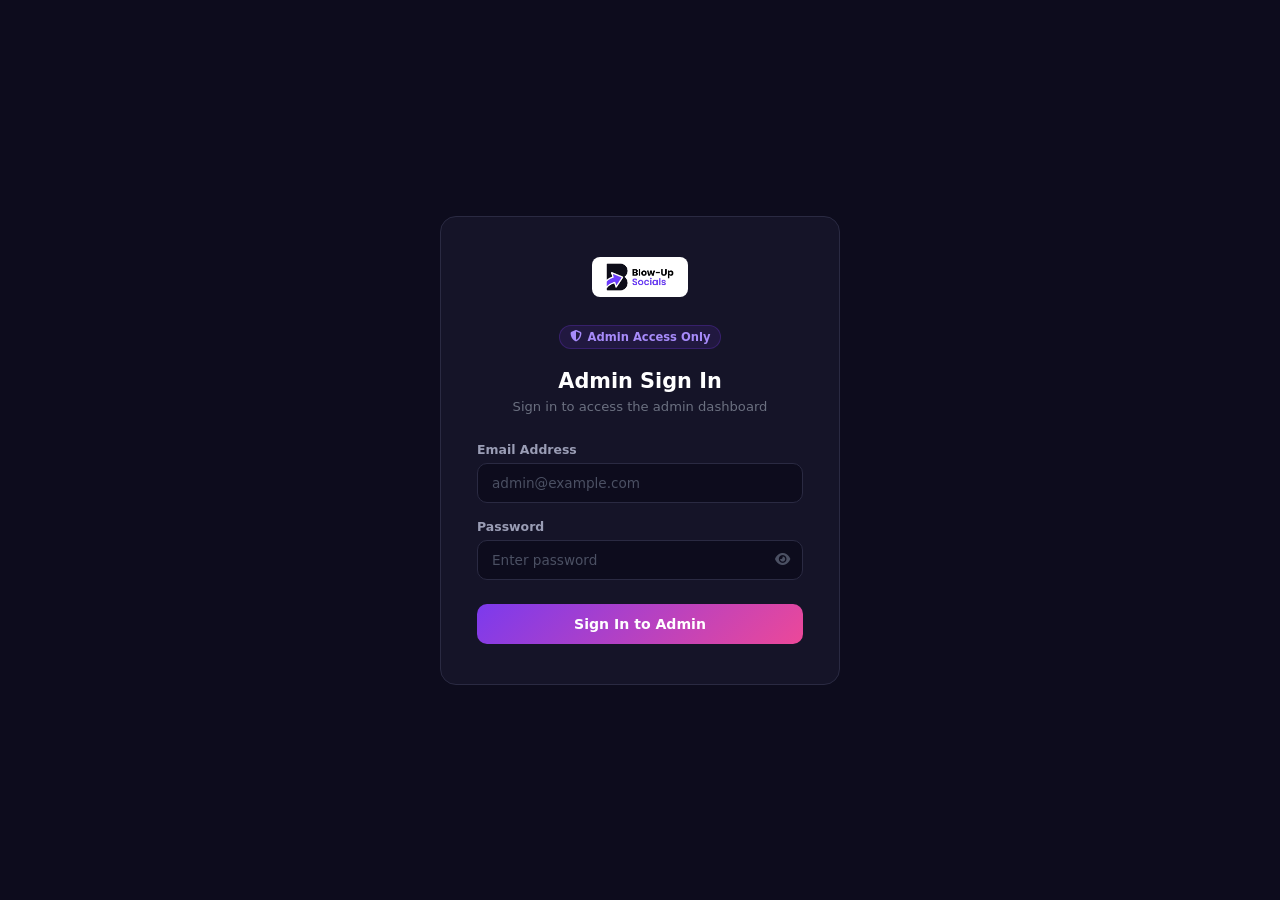
<file: admin-login.html>
﻿<!DOCTYPE html>
<html lang="en">
<head>
  <meta charset="UTF-8" />
  <meta name="robots" content="noindex, nofollow" />
  <meta name="viewport" content="width=device-width, initial-scale=1.0" />
  <title>Admin Login — BlowUpSocials</title>
  <link rel="stylesheet" href="https://cdnjs.cloudflare.com/ajax/libs/font-awesome/6.5.0/css/all.min.css" />
  <style>
    *, *::before, *::after { box-sizing: border-box; margin: 0; padding: 0; }
    body {
      font-family: 'Inter', system-ui, sans-serif;
      background: #0d0c1d;
      min-height: 100vh;
      display: flex;
      align-items: center;
      justify-content: center;
      padding: 20px;
    }
    .card {
      background: #151428;
      border: 1px solid #2a2a42;
      border-radius: 16px;
      padding: 40px 36px;
      width: 100%;
      max-width: 400px;
    }
    .logo {
      display: flex;
      align-items: center;
      justify-content: center;
      margin-bottom: 28px;
    }
    .logo img {
      height: 40px; width: auto;
      background: #fff; border-radius: 8px;
      padding: 4px 12px;
    }
    h2 { color: #fff; font-size: 1.3rem; font-weight: 700; text-align: center; margin-bottom: 6px; }
    .sub { color: #6b7080; font-size: 0.82rem; text-align: center; margin-bottom: 28px; }
    label { display: block; font-size: 0.78rem; font-weight: 600; color: #9a9db5; margin-bottom: 6px; }
    .field { margin-bottom: 16px; }
    input {
      width: 100%; padding: 11px 14px;
      background: #0d0c1d; border: 1px solid #2a2a42;
      border-radius: 10px; color: #fff; font-size: 0.85rem;
      outline: none; transition: border-color 0.15s;
      font-family: inherit;
    }
    input:focus { border-color: #7c3aed; }
    input::placeholder { color: #4b5063; }
    .pw-wrap { position: relative; }
    .pw-wrap input { padding-right: 40px; }
    .pw-eye {
      position: absolute; right: 13px; top: 50%; transform: translateY(-50%);
      color: #4b5063; cursor: pointer; font-size: 0.85rem;
    }
    .btn {
      width: 100%; padding: 12px;
      background: linear-gradient(135deg, #7c3aed, #ec4899);
      border: none; border-radius: 10px;
      color: #fff; font-size: 0.88rem; font-weight: 700;
      cursor: pointer; margin-top: 8px; transition: opacity 0.15s;
      font-family: inherit;
    }
    .btn:hover { opacity: 0.88; }
    .btn:disabled { opacity: 0.5; cursor: not-allowed; }
    .error {
      background: rgba(239,68,68,0.1);
      border: 1px solid rgba(239,68,68,0.25);
      color: #f87171; padding: 10px 14px;
      border-radius: 8px; font-size: 0.8rem;
      text-align: center; margin-bottom: 14px;
      display: none;
    }
    .badge {
      display: inline-flex; align-items: center; gap: 6px;
      background: rgba(124,58,237,0.12); border: 1px solid rgba(124,58,237,0.25);
      color: #a78bfa; font-size: 0.72rem; font-weight: 600;
      padding: 4px 10px; border-radius: 50px; margin: 0 auto 20px;
      width: fit-content; display: flex;
    }
  </style>
<!-- TikTok Pixel Code Start -->
<script>
!function (w, d, t) {
  w.TiktokAnalyticsObject=t;var ttq=w[t]=w[t]||[];ttq.methods=["page","track","identify","instances","debug","on","off","once","ready","alias","group","enableCookie","disableCookie","holdConsent","revokeConsent","grantConsent"],ttq.setAndDefer=function(t,e){t[e]=function(){t.push([e].concat(Array.prototype.slice.call(arguments,0)))}};for(var i=0;i<ttq.methods.length;i++)ttq.setAndDefer(ttq,ttq.methods[i]);ttq.instance=function(t){for(
var e=ttq._i[t]||[],n=0;n<ttq.methods.length;n++)ttq.setAndDefer(e,ttq.methods[n]);return e},ttq.load=function(e,n){var r="https://analytics.tiktok.com/i18n/pixel/events.js",o=n&&n.partner;ttq._i=ttq._i||{},ttq._i[e]=[],ttq._i[e]._u=r,ttq._t=ttq._t||{},ttq._t[e]=+new Date,ttq._o=ttq._o||{},ttq._o[e]=n||{};n=document.createElement("script")
;n.type="text/javascript",n.async=!0,n.src=r+"?sdkid="+e+"&lib="+t;e=document.getElementsByTagName("script")[0];e.parentNode.insertBefore(n,e)};
  ttq.load('DAGMGFJC77UC8FLJUHS0');
  ttq.page();
}(window, document, 'ttq');
</script>
<!-- TikTok Pixel Code End -->
<!-- Meta Pixel Code -->
<script>
!function(f,b,e,v,n,t,s)
{if(f.fbq)return;n=f.fbq=function(){n.callMethod?
n.callMethod.apply(n,arguments):n.queue.push(arguments)};
if(!f._fbq)f._fbq=n;n.push=n;n.loaded=!0;n.version='2.0';
n.queue=[];t=b.createElement(e);t.async=!0;
t.src=v;s=b.getElementsByTagName(e)[0];
s.parentNode.insertBefore(t,s)}(window, document,'script',
'https://connect.facebook.net/en_US/fbevents.js');
fbq('init', '2908681819475419');
fbq('track', 'PageView');
</script>
<noscript><img height="1" width="1" style="display:none"
src="https://www.facebook.com/tr?id=2908681819475419&ev=PageView&noscript=1"
/></noscript>
<!-- End Meta Pixel Code -->
</head>
<body>
  <div class="card">
    <div class="logo">
      <img src="img/logo.png" alt="BlowUpSocials" />
    </div>

    <div class="badge"><i class="fas fa-shield-halved"></i> Admin Access Only</div>

    <h2>Admin Sign In</h2>
    <p class="sub">Sign in to access the admin dashboard</p>

    <div class="error" id="err"></div>

    <form onsubmit="handleLogin(event)">
      <div class="field">
        <label>Email Address</label>
        <input type="email" id="email" placeholder="admin@example.com" required autocomplete="username" />
      </div>
      <div class="field">
        <label>Password</label>
        <div class="pw-wrap">
          <input type="password" id="pwd" placeholder="Enter password" required autocomplete="current-password" />
          <i class="fas fa-eye pw-eye" id="eye" onclick="togglePwd()"></i>
        </div>
      </div>
      <button class="btn" id="btn" type="submit">Sign In to Admin</button>
    </form>
  </div>

  <script src="/js/supabase.min.js"></script>
  <script src="js/supabase-client.js"></script>
  <script>
    // If already logged in, go straight to admin
    db.auth.getSession().then(({ data: { session } }) => {
      if (session) window.location.href = 'admin.html';
    });

    function togglePwd() {
      const inp = document.getElementById('pwd');
      const eye = document.getElementById('eye');
      inp.type = inp.type === 'password' ? 'text' : 'password';
      eye.classList.toggle('fa-eye');
      eye.classList.toggle('fa-eye-slash');
    }

    async function handleLogin(e) {
      e.preventDefault();
      const btn   = document.getElementById('btn');
      const err   = document.getElementById('err');
      const email = document.getElementById('email').value.trim();
      const pwd   = document.getElementById('pwd').value;

      err.style.display = 'none';
      btn.textContent = 'Signing in—';
      btn.disabled = true;

      // Sign out any existing session first
      await db.auth.signOut();

      const { error } = await db.auth.signInWithPassword({ email, password: pwd });

      if (error) {
        err.textContent = error.message;
        err.style.display = 'block';
        btn.textContent = 'Sign In to Admin';
        btn.disabled = false;
        return;
      }

      // Always go to admin.html — no email check needed on this page
      window.location.href = 'admin.html';
    }
  </script>
</body>
</html>
</file>
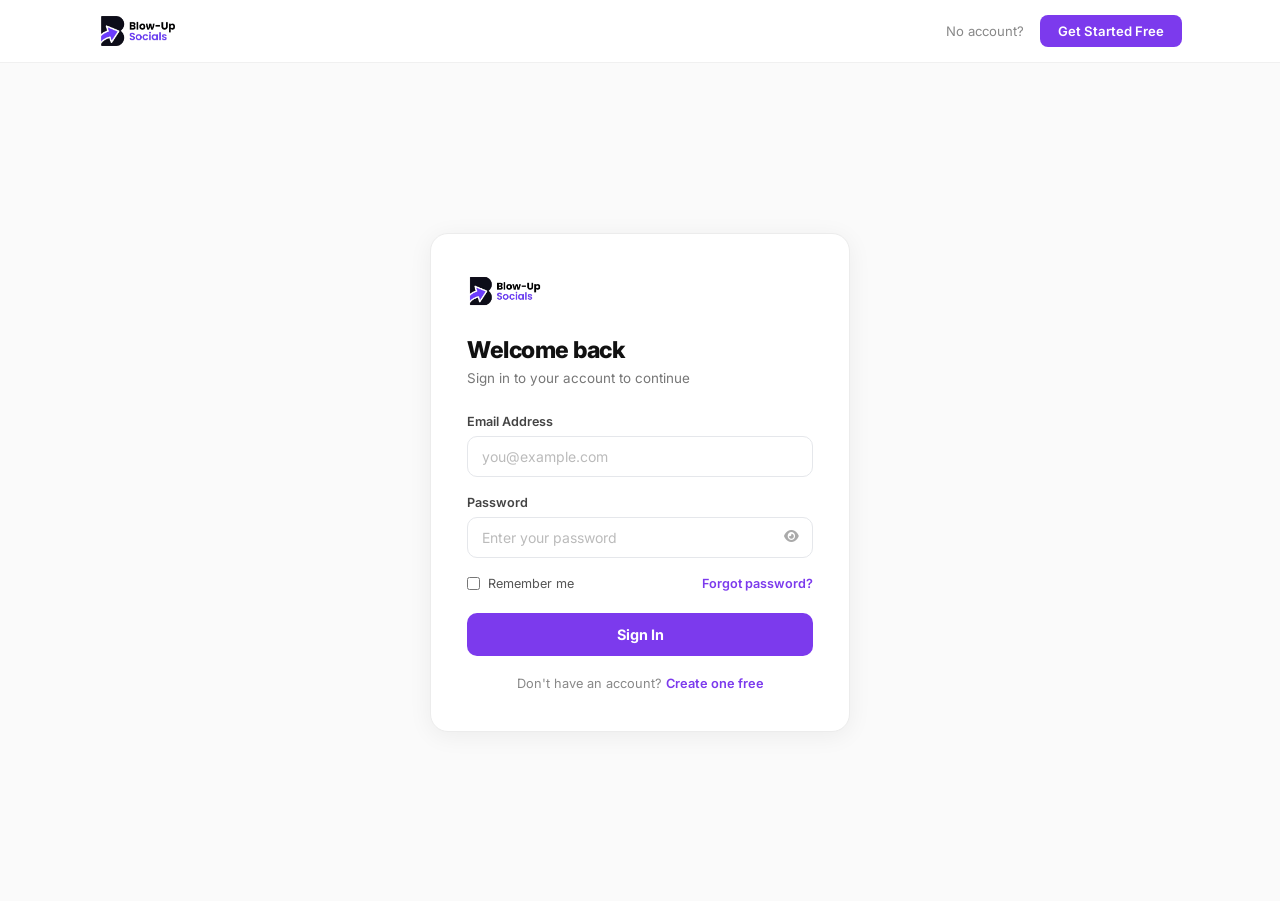
<file: dashboard.html>
<!DOCTYPE html>
<html lang="en">
<head>
  <meta charset="UTF-8" />
  <meta name="robots" content="noindex, nofollow" />
  <meta name="viewport" content="width=device-width, initial-scale=1.0" />
  <link rel="manifest" href="/manifest.json" />
  <meta name="theme-color" content="#7c3aed" />
  <meta name="apple-mobile-web-app-capable" content="yes" />
  <meta name="apple-mobile-web-app-status-bar-style" content="default" />
  <meta name="apple-mobile-web-app-title" content="BlowUpSocials" />
  <link rel="apple-touch-icon" href="/img/icon-192.png" />
  <title>Dashboard — BlowUpSocials</title>
  <link rel="stylesheet" href="https://cdnjs.cloudflare.com/ajax/libs/font-awesome/6.5.0/css/all.min.css" />
  <link href="https://fonts.googleapis.com/css2?family=Inter:wght@400;500;600;700;800&family=Space+Grotesk:wght@700;800&display=swap" rel="stylesheet" />
  <style>
    *, *::before, *::after { box-sizing: border-box; margin: 0; padding: 0; }
    html { overflow-x: hidden; }
    body { font-family: 'Inter', sans-serif; background: #f5f6fb; display: flex; min-height: 100vh; color: #1a1a2e; overflow-x: hidden; max-width: 100vw; }
    a { text-decoration: none; color: inherit; }
    button { font-family: inherit; }

    /* -- SIDEBAR -- */
    .ds-sidebar {
      width: 250px; background: #fff;
      border-right: 1px solid #ebebeb;
      position: fixed; top: 0; left: 0; bottom: 0;
      display: flex; flex-direction: column;
      z-index: 200; overflow-y: auto;
    }
    .ds-logo {
      display: flex; align-items: center; gap: 10px;
      padding: 22px 20px 18px;
      border-bottom: 1px solid #f0f0f0;
      flex-shrink: 0;
    }
    .ds-logo img { height: 34px; width: auto; }

    .ds-nav { flex: 1; padding: 10px 12px; display: flex; flex-direction: column; gap: 2px; }
    .ds-nav-label { display: none; }
    .ds-nav-item {
      display: flex; align-items: center;
      padding: 12px 16px; border-radius: 10px;
      font-size: 0.95rem; font-weight: 400;
      color: #222; transition: background 0.15s, color 0.15s; cursor: pointer;
    }
    .ds-nav-item i { display: none; }
    .ds-nav-item:hover { background: #f5f3ff; color: #7c3aed; }
    .ds-nav-item.active { background: #ece9ff; color: #7c3aed; font-weight: 700; }
    .ds-nav-item.danger { color: #f87171; margin-top: 4px; }
    .ds-nav-item.danger:hover { background: #fef2f2; color: #ef4444; }

    .ds-nav-badge {
      margin-left: auto; background: #ec4899;
      color: #fff; font-size: 0.58rem; font-weight: 800;
      padding: 2px 6px; border-radius: 50px; line-height: 1.4;
    }

    /* -- SIDEBAR WALLET CARD -- */
    .ds-sidebar-wallet {
      margin: 0 12px 16px; flex-shrink: 0;
      background: #f0fdf4; border-radius: 14px; padding: 16px 18px;
    }
    .ds-sidebar-wallet-lbl { font-size: 0.72rem; color: #6b7280; margin-bottom: 6px; }
    .ds-sidebar-wallet-amt { font-size: 1.5rem; font-weight: 800; color: #16a34a; letter-spacing: -0.5px; line-height: 1; margin-bottom: 10px; }
    .ds-sidebar-wallet-link {
      font-size: 0.78rem; font-weight: 700; color: #16a34a;
      background: none; border: none; cursor: pointer; padding: 0;
      display: flex; align-items: center; gap: 4px; font-family: inherit;
    }
    .ds-sidebar-wallet-link:hover { opacity: 0.75; }

    .ds-refer-card { display: none; }
    .ds-user-row { display: none; }
    .ds-user-avatar {}
    .ds-user-name {}
    .ds-user-email {}

    /* -- ANNOUNCEMENT BAR -- */
    .ds-ann-bar {
      background: linear-gradient(90deg, #7c3aed 0%, #ec4899 100%);
      color: #fff; font-size: 0.8rem; font-weight: 600;
      padding: 9px 48px; display: flex; align-items: center; justify-content: center;
      position: relative; flex-shrink: 0; line-height: 1.5; text-align: center;
    }
    .ds-ann-bar span { display: inline; }
    .ds-ann-bar a { color: #fff; font-weight: 700; text-decoration: underline; text-underline-offset: 3px; white-space: nowrap; }
    .ds-ann-bar a:hover { opacity: 0.85; }
    .ds-ann-close {
      position: absolute; right: 14px; top: 50%; transform: translateY(-50%);
      background: rgba(255,255,255,0.2); border: none; color: #fff;
      width: 22px; height: 22px; border-radius: 50%; cursor: pointer;
      font-size: 0.7rem; display: flex; align-items: center; justify-content: center;
      transition: background 0.15s; flex-shrink: 0;
    }
    .ds-ann-close:hover { background: rgba(255,255,255,0.35); }

    /* -- FAQ ITEMS -- */
    .faq-item { border-bottom: 1px solid #f0f0f6; }
    .faq-q {
      display: flex; align-items: center; justify-content: space-between;
      padding: 16px 20px; font-size: 0.84rem; font-weight: 600; color: #111;
      cursor: pointer; list-style: none; gap: 12px; user-select: none;
    }
    .faq-q::-webkit-details-marker { display: none; }
    .faq-q:hover { background: #fafbff; }
    .faq-icon { font-size: 0.68rem; color: #7c3aed; flex-shrink: 0; transition: transform 0.2s; }
    details[open] .faq-icon { transform: rotate(180deg); }
    details[open] .faq-q { color: #7c3aed; }
    .faq-a {
      padding: 0 20px 16px; font-size: 0.8rem; color: #555;
      line-height: 1.7; border-top: 1px solid #f5f3ff;
    }

    /* -- INSTALL PROMPT MODAL (iOS) -- */
    .ds-install-modal {
      position: fixed; inset: 0; background: rgba(0,0,0,0.45); z-index: 600;
      display: flex; align-items: flex-end; justify-content: center;
      padding: 0 0 20px; opacity: 0; pointer-events: none; transition: opacity 0.2s;
    }
    .ds-install-modal.show { opacity: 1; pointer-events: all; }
    .ds-install-box {
      background: #fff; border-radius: 18px; padding: 24px 22px; width: 100%;
      max-width: 380px; box-shadow: 0 20px 60px rgba(0,0,0,0.2);
      transform: translateY(20px); transition: transform 0.2s;
    }
    .ds-install-modal.show .ds-install-box { transform: translateY(0); }
    .ds-install-box h3 { font-size: 1rem; font-weight: 800; color: #111; margin-bottom: 6px; }
    .ds-install-box p { font-size: 0.82rem; color: #555; line-height: 1.6; margin-bottom: 16px; }
    .ds-install-step { display: flex; align-items: center; gap: 10px; font-size: 0.8rem; color: #333; margin-bottom: 10px; }
    .ds-install-step i { width: 28px; height: 28px; background: #f5f3ff; color: #7c3aed; border-radius: 8px; display: flex; align-items: center; justify-content: center; flex-shrink: 0; font-size: 0.78rem; }
    .ds-install-done { width: 100%; padding: 11px; background: #7c3aed; color: #fff; border: none; border-radius: 10px; font-size: 0.88rem; font-weight: 700; cursor: pointer; margin-top: 6px; font-family: inherit; }
    .ds-install-done:hover { opacity: 0.88; }

    /* -- MAIN -- */
    .ds-main { margin-left: 250px; width: calc(100vw - 250px); display: flex; flex-direction: column; min-height: 100vh; overflow-x: clip; }

    /* -- TOPBAR -- */
    .ds-topbar {
      background: #fff; display: flex; align-items: center;
      padding: 0 24px; height: 62px;
      border-bottom: 1px solid #e8eaf0;
      position: sticky; top: 0; z-index: 100; gap: 10px; flex-shrink: 0;
      width: 100%; overflow: visible;
    }
    .ds-mob-toggle { display: none; background: none; border: none; cursor: pointer; font-size: 1.1rem; color: #4b5063; padding: 4px; flex-shrink: 0; }
    .ds-topbar-left { flex: 1; min-width: 0; overflow: hidden; }
    .ds-topbar-left h2 { font-family: 'Space Grotesk', sans-serif; font-size: 1rem; font-weight: 800; color: #1a1a2e; white-space: nowrap; overflow: hidden; text-overflow: ellipsis; }
    .ds-topbar-left p { font-size: 0.72rem; color: #8b8fa8; margin-top: 1px; }
    .ds-topbar-right { display: flex; align-items: center; gap: 9px; flex-shrink: 0; overflow: visible; position: relative; }

    .ds-btn-quick {
      background: linear-gradient(135deg, #7c3aed, #ec4899); color: #fff; border: none;
      padding: 7px 14px; border-radius: 8px; font-size: 0.78rem; font-weight: 600; cursor: pointer;
      display: flex; align-items: center; gap: 6px; transition: opacity 0.15s; white-space: nowrap;
    }
    .ds-btn-quick:hover { opacity: 0.88; }

    .ds-bell {
      position: relative; width: 34px; height: 34px;
      display: flex; align-items: center; justify-content: center;
      border-radius: 8px; background: #f5f6fa; color: #6b7080;
      cursor: pointer; font-size: 0.88rem; transition: background 0.15s; flex-shrink: 0;
    }
    .ds-bell:hover { background: #edeef5; }
    .ds-bell-badge {
      position: absolute; top: 3px; right: 3px;
      width: 16px; height: 16px; background: #ec4899; border-radius: 50%;
      border: 2px solid #fff; font-size: 0.5rem; font-weight: 800; color: #fff;
      display: flex; align-items: center; justify-content: center;
    }

    .ds-bal-chip {
      display: flex; align-items: center; gap: 7px; padding: 5px 11px;
      background: #f0fdf4; border: 1px solid #bbf7d0; border-radius: 8px;
      font-size: 0.76rem; white-space: nowrap;
    }
    .ds-bal-chip span { color: #6b7280; }
    .ds-bal-chip strong { color: #16a34a; font-weight: 700; }

    .ds-btn-addfunds {
      background: #16a34a; color: #fff; border: none;
      padding: 7px 13px; border-radius: 8px; font-size: 0.76rem;
      font-weight: 600; cursor: pointer; transition: opacity 0.15s; white-space: nowrap;
    }
    .ds-btn-addfunds:hover { opacity: 0.88; }

    /* Profile dropdown */
    .ds-profile-wrap { position: relative; flex-shrink: 0; }
    .ds-profile-btn {
      display: flex; align-items: center; gap: 7px;
      background: none; border: 1px solid #e8eaf0;
      padding: 4px 10px 4px 4px; border-radius: 50px; cursor: pointer;
      transition: border-color 0.15s, background 0.15s;
    }
    .ds-profile-btn:hover { border-color: #c4b5fd; background: #faf9ff; }
    .ds-topbar-avatar {
      width: 28px; height: 28px; border-radius: 50%;
      background: linear-gradient(135deg, #ec4899, #7c3aed);
      display: flex; align-items: center; justify-content: center;
      font-size: 0.67rem; font-weight: 800; color: #fff;
    }
    .ds-profile-chevron { font-size: 0.65rem; color: #8b8fa8; transition: transform 0.2s; }
    .ds-profile-wrap.open .ds-profile-chevron { transform: rotate(180deg); }

    .ds-dropdown {
      position: absolute; right: 0; top: calc(100% + 8px);
      width: 210px; background: #fff;
      border: 1px solid #e8eaf0; border-radius: 12px;
      box-shadow: 0 8px 24px rgba(0,0,0,0.1);
      opacity: 0; pointer-events: none;
      transform: translateY(-6px); transition: opacity 0.18s, transform 0.18s;
      z-index: 300;
    }
    .ds-profile-wrap.open .ds-dropdown { opacity: 1; pointer-events: all; transform: translateY(0); }
    .ds-dd-hdr { padding: 14px 14px 10px; border-bottom: 1px solid #f0f2f6; }
    .ds-dd-avatar {
      width: 36px; height: 36px; border-radius: 50%;
      background: linear-gradient(135deg, #ec4899, #7c3aed);
      display: flex; align-items: center; justify-content: center;
      font-size: 0.8rem; font-weight: 800; color: #fff; margin-bottom: 8px;
    }
    .ds-dd-name { font-size: 0.82rem; font-weight: 700; color: #1a1a2e; }
    .ds-dd-email { font-size: 0.7rem; color: #8b8fa8; margin-top: 1px; }
    .ds-dd-item {
      display: flex; align-items: center; gap: 9px;
      padding: 9px 14px; font-size: 0.79rem; font-weight: 500; color: #4b5063;
      transition: background 0.12s; cursor: pointer;
    }
    .ds-dd-item:hover { background: #f9fafb; color: #1a1a2e; }
    .ds-dd-item i { width: 14px; text-align: center; font-size: 0.8rem; color: #8b8fa8; }
    .ds-dd-divider { height: 1px; background: #f0f2f6; margin: 4px 0; }
    .ds-dd-item.danger { color: #ef4444; }
    .ds-dd-item.danger i { color: #ef4444; }
    .ds-dd-item.danger:hover { background: #fef2f2; }

    /* -- CONTENT -- */
    .ds-content { display: flex; gap: 18px; padding: 22px; flex: 1; align-items: flex-start; }
    .ds-center { flex: 1; min-width: 0; display: flex; flex-direction: column; gap: 18px; }
    .ds-right  { width: 278px; flex-shrink: 0; display: flex; flex-direction: column; gap: 14px; }

    /* -- STAT CARDS -- */
    .ds-stats { display: grid; grid-template-columns: repeat(4, 1fr); gap: 14px; }
    .ds-stat-card { background: #fff; border-radius: 14px; padding: 18px 16px 14px; box-shadow: 0 1px 4px rgba(0,0,0,0.06); }
    .ds-stat-top { display: flex; justify-content: space-between; align-items: flex-start; margin-bottom: 6px; }
    .ds-stat-icon-wrap { width: 34px; height: 34px; border-radius: 9px; display: flex; align-items: center; justify-content: center; font-size: 0.9rem; }
    .si-blue   { background: #eff6ff; color: #3b82f6; }
    .si-green  { background: #f0fdf4; color: #16a34a; }
    .si-yellow { background: #fffbeb; color: #d97706; }
    .si-purple { background: #f5f3ff; color: #7c3aed; }
    .ds-stat-label { font-size: 0.68rem; color: #8b8fa8; font-weight: 500; margin-bottom: 4px; }
    .ds-stat-num { font-family: 'Space Grotesk', sans-serif; font-size: 1.6rem; font-weight: 800; color: #1a1a2e; line-height: 1; }
    .ds-stat-trend { font-size: 0.69rem; font-weight: 600; margin-top: 4px; }
    .trend-up { color: #16a34a; } .trend-neutral { color: #8b8fa8; }
    .ds-sparkline { margin-top: 10px; overflow: hidden; }
    .ds-sparkline svg { width: 100%; height: 28px; display: block; }

    /* -- CARD SHELL -- */
    .ds-card { background: #fff; border-radius: 14px; box-shadow: 0 1px 4px rgba(0,0,0,0.06); overflow: hidden; }
    .ds-card-hdr { display: flex; align-items: center; justify-content: space-between; padding: 14px 20px; border-bottom: 1px solid #f0f2f6; }
    .ds-card-hdr-title { font-family: 'Space Grotesk', sans-serif; font-size: 0.88rem; font-weight: 700; color: #1a1a2e; }
    .ds-card-hdr a { font-size: 0.73rem; color: #7c3aed; font-weight: 600; }
    .ds-card-hdr a:hover { text-decoration: underline; }

    /* Filter tabs */
    .ds-filter-tabs { display: flex; gap: 4px; padding: 12px 20px; border-bottom: 1px solid #f0f2f6; overflow-x: auto; }
    .ds-filter-tab {
      padding: 5px 12px; border-radius: 6px; border: 1px solid transparent;
      font-size: 0.74rem; font-weight: 600; color: #8b8fa8; cursor: pointer;
      background: none; white-space: nowrap; transition: all 0.15s;
    }
    .ds-filter-tab:hover { background: #f5f3ff; color: #7c3aed; }
    .ds-filter-tab.active { background: #f5f3ff; color: #7c3aed; border-color: #ddd6fe; }

    /* -- ORDERS TABLE -- */
    .ds-table-wrap { width: 100%; overflow-x: auto; -webkit-overflow-scrolling: touch; scrollbar-width: none; }
    .ds-table-wrap::-webkit-scrollbar { display: none; }
    .ds-table { width: 100%; border-collapse: collapse; min-width: 560px; }
    .ds-table th {
      text-align: left; font-size: 0.68rem; font-weight: 700;
      text-transform: uppercase; letter-spacing: 0.6px; color: #8b8fa8;
      padding: 9px 20px; background: #f9fafb; border-bottom: 1px solid #f0f2f6; white-space: nowrap;
    }
    .ds-table td { padding: 11px 20px; font-size: 0.8rem; color: #4b5063; border-bottom: 1px solid #f5f6fa; white-space: nowrap; }
    .ds-table tr:last-child td { border-bottom: none; }
    .ds-table tr:hover td { background: #fafbff; }
    .td-order { color: #1a1a2e; font-weight: 600; }
    .td-link { max-width: 140px; overflow: hidden; text-overflow: ellipsis; color: #7c3aed; font-weight: 500; }
    .td-service { color: #1a1a2e; font-weight: 500; }

    .ds-badge { display: inline-block; padding: 3px 9px; border-radius: 50px; font-size: 0.67rem; font-weight: 700; }
    .badge-completed  { background: #f0fdf4; color: #16a34a; border: 1px solid #bbf7d0; }
    .badge-inprogress { background: #fffbeb; color: #d97706; border: 1px solid #fde68a; }
    .badge-processing { background: #eff6ff; color: #3b82f6; border: 1px solid #bfdbfe; }
    .badge-pending    { background: #f5f5f5; color: #6b7280; border: 1px solid #e5e7eb; }
    .badge-cancelled  { background: #fef2f2; color: #ef4444; border: 1px solid #fecaca; }

    .ds-empty { text-align: center; padding: 36px 20px; color: #8b8fa8; font-size: 0.82rem; }
    .ds-empty i { font-size: 1.8rem; display: block; margin-bottom: 10px; opacity: 0.3; }

    /* -- SERVICES GRID -- */
    .ds-services-grid { display: grid; grid-template-columns: repeat(3, 1fr); gap: 14px; padding: 16px 20px; }
    .ds-svc-card {
      border: 1px solid #eff0f5; border-radius: 12px; padding: 14px;
      display: flex; flex-direction: column; gap: 8px;
      transition: border-color 0.15s, box-shadow 0.15s;
    }
    .ds-svc-card:hover { border-color: #c4b5fd; box-shadow: 0 2px 10px rgba(124,58,237,0.08); }
    .ds-svc-icon { width: 40px; height: 40px; border-radius: 10px; display: flex; align-items: center; justify-content: center; font-size: 1.1rem; color: #fff; }
    .svc-ig { background: linear-gradient(135deg, #f09433, #e6683c, #dc2743, #cc2366, #bc1888); }
    .svc-tt { background: #010101; }
    .svc-yt { background: #ff0000; }
    .svc-sp { background: #1db954; }
    .svc-x  { background: #14171a; }
    .svc-fb { background: #1877f2; }
    .ds-svc-name { font-size: 0.8rem; font-weight: 700; color: #1a1a2e; }
    .ds-svc-type { font-size: 0.68rem; color: #8b8fa8; margin-top: -4px; }
    .ds-svc-price { font-size: 0.72rem; color: #4b5063; }
    .ds-svc-price strong { color: #7c3aed; font-weight: 700; }
    .ds-svc-btn {
      background: linear-gradient(135deg, #7c3aed, #ec4899); color: #fff; border: none;
      padding: 6px 0; border-radius: 7px; font-size: 0.74rem; font-weight: 600;
      cursor: pointer; transition: opacity 0.15s; width: 100%; margin-top: 2px;
    }
    .ds-svc-btn:hover { opacity: 0.85; }

    /* -- SUPPORT BAR -- */
    .ds-support {
      background: linear-gradient(135deg, #f5f3ff, #fff); border: 1px solid #ede9fe;
      border-radius: 14px; padding: 16px 20px;
      display: flex; align-items: center; justify-content: space-between;
      box-shadow: 0 1px 4px rgba(0,0,0,0.04); gap: 16px;
    }
    .ds-support-left { display: flex; align-items: center; gap: 14px; }
    .ds-support-icon { width: 42px; height: 42px; border-radius: 10px; background: #7c3aed; color: #fff; display: flex; align-items: center; justify-content: center; font-size: 1.1rem; flex-shrink: 0; }
    .ds-support-text strong { display: block; color: #1a1a2e; font-size: 0.85rem; font-weight: 700; margin-bottom: 2px; }
    .ds-support-text span { font-size: 0.76rem; color: #6b7280; }
    .ds-support-btn {
      background: #7c3aed; color: #fff; border: none;
      padding: 8px 16px; border-radius: 8px; font-size: 0.78rem;
      font-weight: 600; cursor: pointer; white-space: nowrap;
      transition: opacity 0.15s; display: flex; align-items: center; gap: 6px;
    }
    .ds-support-btn:hover { opacity: 0.88; }

    /* -- RIGHT PANEL -- */
    .ds-bal-card {
      background: linear-gradient(135deg, #7c3aed 0%, #ec4899 100%);
      border-radius: 16px; padding: 20px 18px; color: #fff;
      position: relative; overflow: hidden; min-height: 150px;
    }
    .ds-bal-orb-1 { position: absolute; right: -30px; top: -30px; width: 110px; height: 110px; background: rgba(255,255,255,0.08); border-radius: 50%; }
    .ds-bal-orb-2 { position: absolute; right: 20px; bottom: -40px; width: 90px; height: 90px; background: rgba(255,255,255,0.05); border-radius: 50%; }
    .ds-mini-card {
      position: absolute; right: 16px; top: 20px;
      width: 72px; height: 46px; border-radius: 7px;
      background: rgba(255,255,255,0.15); border: 1px solid rgba(255,255,255,0.25);
      transform: rotate(12deg); backdrop-filter: blur(4px);
      display: flex; flex-direction: column; justify-content: space-between; padding: 8px;
    }
    .ds-mini-card-chip { width: 14px; height: 10px; background: rgba(255,255,255,0.5); border-radius: 2px; }
    .ds-mini-card-num { font-size: 0.45rem; color: rgba(255,255,255,0.7); letter-spacing: 0.5px; font-weight: 600; }
    .ds-bal-card-lbl { font-size: 0.72rem; opacity: 0.85; margin-bottom: 6px; position: relative; z-index: 1; }
    .ds-bal-card-amt { font-family: 'Space Grotesk', sans-serif; font-size: 2rem; font-weight: 800; margin-bottom: 14px; line-height: 1; position: relative; z-index: 1; }
    .ds-bal-card-btn {
      background: rgba(255,255,255,0.18); border: 1px solid rgba(255,255,255,0.3);
      color: #fff; padding: 8px 0; border-radius: 8px;
      font-size: 0.78rem; font-weight: 700; cursor: pointer; width: 100%;
      transition: background 0.15s; position: relative; z-index: 1;
    }
    .ds-bal-card-btn:hover { background: rgba(255,255,255,0.28); }

    .ds-panel-card { background: #fff; border-radius: 14px; padding: 16px; box-shadow: 0 1px 4px rgba(0,0,0,0.06); }
    .ds-panel-title { font-family: 'Space Grotesk', sans-serif; font-size: 0.85rem; font-weight: 700; color: #1a1a2e; margin-bottom: 12px; }

    .ds-qa-grid { display: grid; grid-template-columns: 1fr 1fr; gap: 9px; }
    .ds-qa-btn {
      display: flex; flex-direction: column; align-items: center; justify-content: center;
      gap: 6px; padding: 14px 8px; border-radius: 10px; border: none;
      cursor: pointer; font-size: 0.7rem; font-weight: 600;
      transition: opacity 0.15s, transform 0.1s; line-height: 1;
    }
    .ds-qa-btn:hover { opacity: 0.8; }
    .ds-qa-btn:active { transform: scale(0.96); }
    .ds-qa-btn i { font-size: 1rem; }
    .qa-purple { background: #f5f3ff; color: #7c3aed; }
    .qa-green  { background: #f0fdf4; color: #16a34a; }
    .qa-blue   { background: #eff6ff; color: #3b82f6; }
    .qa-orange { background: #fff7ed; color: #ea580c; }

    .ds-ann-list { display: flex; flex-direction: column; gap: 12px; }
    .ds-ann-item { display: flex; gap: 9px; align-items: flex-start; }
    .ds-ann-dot { width: 7px; height: 7px; border-radius: 50%; background: #7c3aed; flex-shrink: 0; margin-top: 5px; }
    .ds-ann-title { font-size: 0.76rem; font-weight: 600; color: #1a1a2e; margin-bottom: 2px; }
    .ds-ann-desc { font-size: 0.69rem; color: #8b8fa8; line-height: 1.4; }

    /* -- RECENT ACTIVITY (right panel) -- */
    .ds-activity-list { display: flex; flex-direction: column; }
    .ds-act-item {
      display: flex; align-items: center; gap: 10px;
      padding: 9px 0; border-bottom: 1px solid #f5f6fa;
    }
    .ds-act-item:last-child { border-bottom: none; }
    .ds-act-icon { width: 30px; height: 30px; border-radius: 8px; display: flex; align-items: center; justify-content: center; font-size: 0.78rem; color: #fff; flex-shrink: 0; }
    .ds-act-info { flex: 1; min-width: 0; }
    .ds-act-name { font-size: 0.75rem; font-weight: 600; color: #1a1a2e; white-space: nowrap; overflow: hidden; text-overflow: ellipsis; }
    .ds-act-time { font-size: 0.67rem; color: #8b8fa8; margin-top: 1px; }
    .ds-act-amount { font-size: 0.76rem; font-weight: 700; color: #1a1a2e; flex-shrink: 0; }

    /* -- ADD FUNDS MODAL -- */
    .ds-modal-overlay {
      position: fixed; inset: 0; background: rgba(0,0,0,0.45);
      z-index: 500; display: flex; align-items: center; justify-content: center;
      padding: 20px; opacity: 0; pointer-events: none; transition: opacity 0.2s;
    }
    .ds-modal-overlay.show { opacity: 1; pointer-events: all; }
    .ds-modal {
      background: #fff; border-radius: 18px; width: 100%; max-width: 420px;
      box-shadow: 0 20px 60px rgba(0,0,0,0.15);
      transform: translateY(16px); transition: transform 0.2s;
    }
    .ds-modal-overlay.show .ds-modal { transform: translateY(0); }
    .ds-modal-hdr {
      display: flex; align-items: center; justify-content: space-between;
      padding: 18px 22px; border-bottom: 1px solid #f0f2f6;
    }
    .ds-modal-hdr h3 { font-family: 'Space Grotesk', sans-serif; font-size: 1rem; font-weight: 800; color: #1a1a2e; }
    .ds-modal-close { background: #f5f6fa; border: none; width: 28px; height: 28px; border-radius: 6px; cursor: pointer; color: #6b7080; font-size: 0.85rem; display: flex; align-items: center; justify-content: center; transition: background 0.15s; }
    .ds-modal-close:hover { background: #edeef5; }
    .ds-modal-body { padding: 20px 22px 24px; }
    .ds-modal-body p { font-size: 0.8rem; color: #6b7280; margin-bottom: 18px; line-height: 1.5; }
    .ds-amount-grid { display: grid; grid-template-columns: repeat(4, 1fr); gap: 10px; margin-bottom: 16px; }
    .ds-amount-btn {
      border: 2px solid #e5e7eb; background: none; border-radius: 10px;
      padding: 10px 0; font-size: 0.85rem; font-weight: 700; color: #4b5063;
      cursor: pointer; transition: all 0.15s;
    }
    .ds-amount-btn:hover { border-color: #7c3aed; color: #7c3aed; background: #f5f3ff; }
    .ds-amount-btn.selected { border-color: #7c3aed; color: #7c3aed; background: #f5f3ff; }
    .ds-modal-input-label { font-size: 0.78rem; font-weight: 600; color: #4b5063; margin-bottom: 6px; display: block; }
    .ds-modal-input {
      width: 100%; border: 2px solid #e5e7eb; border-radius: 10px;
      padding: 10px 14px; font-size: 0.9rem; font-weight: 700; color: #1a1a2e;
      outline: none; transition: border-color 0.15s; font-family: inherit;
    }
    .ds-modal-input:focus { border-color: #7c3aed; }
    .ds-modal-methods { display: flex; gap: 8px; margin-top: 14px; margin-bottom: 16px; }
    .ds-method-btn {
      flex: 1; border: 2px solid #e5e7eb; background: none; border-radius: 10px;
      padding: 9px; cursor: pointer; transition: all 0.15s;
      display: flex; align-items: center; justify-content: center; gap: 6px;
      font-size: 0.76rem; font-weight: 600; color: #4b5063;
    }
    .ds-method-btn:hover { border-color: #7c3aed; color: #7c3aed; }
    .ds-method-btn.selected { border-color: #7c3aed; color: #7c3aed; background: #f5f3ff; }
    .ds-modal-submit {
      width: 100%; background: linear-gradient(135deg, #7c3aed, #ec4899);
      color: #fff; border: none; padding: 12px; border-radius: 10px;
      font-size: 0.88rem; font-weight: 700; cursor: pointer;
      transition: opacity 0.15s; margin-top: 4px;
    }
    .ds-modal-submit:hover { opacity: 0.88; }
    .ds-modal-note { text-align: center; font-size: 0.7rem; color: #9ca3af; margin-top: 10px; }

    /* -- BANK TRANSFER MODAL -- */
    .bk-loading { text-align:center; padding: 24px 0; }
    .bk-spinner { width:36px; height:36px; border:3px solid #e5e7eb; border-top-color:#7c3aed; border-radius:50%; animation:spin .75s linear infinite; margin:0 auto 14px; }
    @keyframes spin { to { transform:rotate(360deg); } }
    .bk-loading p { font-size:0.82rem; color:#6b7280; }
    .bk-amount-banner {
      background: linear-gradient(135deg,#7c3aed,#2563eb); border-radius:12px;
      padding:16px 20px; text-align:center; margin-bottom:16px;
    }
    .bk-amount-banner .lbl { font-size:0.7rem; font-weight:700; text-transform:uppercase; letter-spacing:0.08em; color:rgba(255,255,255,0.7); margin-bottom:4px; }
    .bk-amount-banner .val { font-family:'Space Grotesk',sans-serif; font-size:1.7rem; font-weight:800; color:#fff; letter-spacing:-0.5px; }
    .bk-field { background:#f8f9fc; border:1.5px solid #e8eaf0; border-radius:10px; padding:12px 14px; margin-bottom:10px; }
    .bk-field-lbl { font-size:0.65rem; font-weight:700; text-transform:uppercase; letter-spacing:0.08em; color:#9ca3af; margin-bottom:4px; }
    .bk-field-val { font-size:0.9rem; font-weight:700; color:#1a1a2e; display:flex; align-items:center; justify-content:space-between; gap:8px; }
    .bk-copy-btn { background:none; border:1px solid #e5e7eb; border-radius:6px; padding:3px 9px; font-size:0.68rem; font-weight:600; color:#7c3aed; cursor:pointer; white-space:nowrap; transition:all .15s; flex-shrink:0; }
    .bk-copy-btn:hover { background:#f5f3ff; border-color:#c4b5fd; }
    .bk-copy-btn.copied { color:#10b981; border-color:#10b981; }
    .bk-waiting { display:flex; align-items:center; gap:10px; background:#fffbeb; border:1px solid #fde68a; border-radius:10px; padding:11px 14px; margin-top:14px; }
    .bk-waiting .bk-spinner-sm { width:16px; height:16px; border-width:2px; border-top-color:#f59e0b; flex-shrink:0; }
    .bk-waiting p { font-size:0.76rem; color:#92400e; font-weight:500; }
    .bk-timer { font-size:0.72rem; color:#6b7280; text-align:center; margin-top:10px; }
    .bk-success-wrap { text-align:center; padding:10px 0 4px; }
    .bk-success-ico { width:60px; height:60px; background:#d1fae5; border-radius:50%; display:flex; align-items:center; justify-content:center; font-size:1.5rem; color:#10b981; margin:0 auto 14px; }
    .bk-success-wrap h4 { font-family:'Space Grotesk',sans-serif; font-size:1.1rem; font-weight:800; color:#1a1a2e; margin-bottom:6px; }
    .bk-success-wrap p { font-size:0.8rem; color:#6b7280; line-height:1.5; margin-bottom:18px; }
    .bk-err-wrap { text-align:center; padding:10px 0 4px; }
    .bk-err-ico { width:60px; height:60px; background:#fee2e2; border-radius:50%; display:flex; align-items:center; justify-content:center; font-size:1.5rem; color:#ef4444; margin:0 auto 14px; }
    .bk-err-wrap h4 { font-size:1rem; font-weight:800; color:#1a1a2e; margin-bottom:6px; }
    .bk-err-wrap p  { font-size:0.78rem; color:#6b7280; line-height:1.5; margin-bottom:14px; }

    /* -- TOAST -- */
    .ds-toast-wrap { position: fixed; bottom: 24px; right: 24px; z-index: 600; display: flex; flex-direction: column; gap: 8px; pointer-events: none; }
    .ds-toast {
      background: #1a1a2e; color: #fff; padding: 11px 16px;
      border-radius: 10px; font-size: 0.78rem; font-weight: 500;
      box-shadow: 0 6px 20px rgba(0,0,0,0.2); display: flex; align-items: center; gap: 9px;
      pointer-events: all; animation: toastIn 0.25s ease;
      max-width: 280px; line-height: 1.4;
    }
    .ds-toast i { font-size: 0.85rem; flex-shrink: 0; }
    .ds-toast.success i { color: #34d399; }
    .ds-toast.info i { color: #60a5fa; }
    .ds-toast.warn i { color: #fbbf24; }
    @keyframes toastIn { from { opacity: 0; transform: translateX(20px); } to { opacity: 1; transform: translateX(0); } }
    @keyframes toastOut { to { opacity: 0; transform: translateX(20px); } }

    /* -- MOBILE -- */
    .ds-overlay { display: none; position: fixed; inset: 0; background: rgba(0,0,0,0.4); z-index: 150; }
    .ds-overlay.show { display: block; }

    /* -- BOTTOM NAV (mobile only) -- */
    .ds-bot-nav {
      display: none;
      position: fixed; bottom: 0; left: 0; right: 0;
      background: #fff; border-top: 1px solid #e8eaf0;
      z-index: 200; height: 62px;
      justify-content: space-around; align-items: stretch;
      box-shadow: 0 -2px 16px rgba(0,0,0,0.07);
    }
    .ds-bot-item {
      display: flex; flex-direction: column; align-items: center;
      justify-content: center; gap: 4px; flex: 1;
      font-size: 0.62rem; font-weight: 600; color: #8b8fa8;
      transition: color 0.15s; background: none; border: none;
      text-decoration: none; cursor: pointer; padding: 8px 4px;
    }
    .ds-bot-item i { font-size: 1.1rem; }
    .ds-bot-item span { line-height: 1; }
    .ds-bot-item.active { color: #7c3aed; }

    @media (max-width: 1200px) {
      .ds-stats { grid-template-columns: repeat(2, 1fr); }
    }
    @media (max-width: 1060px) {
      .ds-right { width: 248px; }
    }
    @media (max-width: 940px) {
      .ds-services-grid { grid-template-columns: repeat(2, 1fr); }
    }

    /* -- TABLET / MOBILE -- */
    @media (max-width: 768px) {
      /* Sidebar: off-canvas slide-in (hamburger opens it) */
      .ds-sidebar { transform: translateX(-100%); transition: transform 0.28s cubic-bezier(.4,0,.2,1); width: 260px; display: flex; bottom: 62px; }
      .ds-sidebar.open { transform: translateX(0); box-shadow: 6px 0 24px rgba(0,0,0,0.18); }
      .ds-main { margin-left: 0; width: 100%; }
      .ds-mob-toggle { display: flex; align-items: center; justify-content: center; }
      .ds-bot-nav { display: flex; }

      /* Topbar: hamburger + greeting + avatar */
      .ds-btn-quick, .ds-btn-addfunds, .ds-bal-chip { display: none; }
      .ds-topbar { padding: 0 14px; gap: 10px; height: 56px; }
      .ds-topbar-left p { display: none; }
      .ds-profile-btn { border: none; padding: 2px; background: none; }
      .ds-profile-chevron { display: none; }

      /* Content: single column, balance card FIRST, padding for bottom nav */
      .ds-content { flex-direction: column; padding: 14px; gap: 14px; padding-bottom: calc(62px + 14px); }

      /* Right panel: comes first (order -1), full width, vertical stack */
      .ds-right { order: -1; width: 100%; }
      .ds-center { width: 100%; }

      /* Hide activity and announcements; show balance + quick actions */
      .ds-right > div:nth-child(3),
      .ds-right > div:nth-child(4) { display: none; }

      /* Quick actions: 4 in a row */
      .ds-qa-grid { grid-template-columns: repeat(4, 1fr); gap: 8px; }
      .ds-qa-btn { padding: 12px 4px; font-size: 0.66rem; }

      /* Stats 2-column */
      .ds-stats { grid-template-columns: 1fr 1fr; gap: 12px; }

      /* Orders table: hide Link and Qty columns on mobile */
      .ds-table th:nth-child(2), .ds-table td:nth-child(2),
      .ds-table th:nth-child(4), .ds-table td:nth-child(4) { display: none; }
      .ds-table { min-width: 0; }
      /* Force the orders table specifically to overflow so swipe works */
      #orders-section .ds-table { min-width: 420px; }

      /* Services: 2 columns */
      .ds-services-grid { grid-template-columns: 1fr 1fr; }

      /* Support bar stacks */
      .ds-support { flex-direction: column; align-items: flex-start; gap: 12px; }
      .ds-support-btn { width: 100%; justify-content: center; }

      /* Toast above bottom nav */
      .ds-toast-wrap { right: 10px; left: 10px; bottom: calc(62px + 10px); }
    }

    /* -- PHONE -- */
    @media (max-width: 560px) {
      .ds-topbar { padding: 0 12px; height: 52px; }
      .ds-topbar-left h2 { font-size: 0.88rem; }
      .ds-content { padding: 10px; gap: 10px; padding-bottom: calc(62px + 10px); }
      .ds-right { gap: 10px; }
      .ds-stats { gap: 8px; }
      .ds-stat-card { padding: 14px 12px 10px; }
      .ds-stat-num { font-size: 1.3rem; }
      .ds-sparkline { display: none; }
      .ds-card-hdr { padding: 12px 14px; }
      .ds-filter-tabs { padding: 8px 12px; gap: 3px; -webkit-overflow-scrolling: touch; scrollbar-width: none; }
      .ds-filter-tabs::-webkit-scrollbar { display: none; }
      .ds-filter-tab { padding: 5px 10px; font-size: 0.69rem; }
      .ds-table th, .ds-table td { padding: 10px 12px; font-size: 0.76rem; }
      .ds-services-grid { grid-template-columns: 1fr 1fr; padding: 12px; gap: 10px; }
      .ds-svc-card { padding: 12px 10px; }
      .ds-amount-grid { grid-template-columns: 1fr 1fr; }
      .ds-modal-hdr { padding: 14px 16px; }
      .ds-modal-body { padding: 16px; }
      .ds-toast { max-width: 100%; }
      .ds-bal-card-amt { font-size: 1.9rem; }
    }

    /* -- SMALL PHONE -- */
    @media (max-width: 380px) {
      .ds-stats { grid-template-columns: 1fr 1fr; }
      .ds-qa-btn { font-size: 0.6rem; padding: 10px 2px; }
      .ds-qa-btn i { font-size: 0.85rem; }
      .ds-services-grid { grid-template-columns: 1fr; }
      .ds-bot-item { font-size: 0.58rem; }
      .ds-bot-item i { font-size: 1rem; }
    }

    /* -- Full-page sections (My Orders, Transactions, Settings) -- */
    .ds-full-sec { display: none; padding: 22px; flex-direction: column; gap: 18px; flex: 1; }
    .ds-full-sec.active { display: flex; }
    .ds-sec-back {
      display: inline-flex; align-items: center; gap: 6px;
      background: #f0eeff; color: #7c3aed;
      font-size: 0.76rem; font-weight: 700;
      padding: 6px 13px 6px 10px; border-radius: 50px;
      cursor: pointer; transition: background 0.15s, transform 0.15s;
      margin-bottom: 2px; width: fit-content;
    }
    .ds-sec-back:hover { background: #e5deff; transform: translateX(-2px); }
    .ds-sec-title { font-family: 'Space Grotesk', sans-serif; font-size: 1.2rem; font-weight: 800; color: #0f0e1c; }
    .ds-sec-sub { font-size: 0.74rem; color: #8b8fa8; margin-top: 2px; }
    .ds-full-card { background: #fff; border-radius: 16px; padding: 20px; box-shadow: 0 1px 3px rgba(0,0,0,0.05); }
    .ds-full-hdr { display: flex; align-items: center; justify-content: space-between; flex-wrap: wrap; gap: 10px; margin-bottom: 16px; }
    .ds-full-hdr-title { font-family: 'Space Grotesk', sans-serif; font-size: 0.92rem; font-weight: 800; color: #0f0e1c; }
    .ds-full-search { display: flex; align-items: center; gap: 8px; background: #f0f2f7; border: 1px solid #e8eaf0; border-radius: 9px; padding: 7px 12px; min-width: 200px; }
    .ds-full-search input { background: none; border: none; outline: none; font-size: 0.77rem; color: #0f0e1c; width: 100%; font-family: inherit; }
    .ds-full-search i { color: #8b8fa8; font-size: 0.76rem; flex-shrink: 0; }
    .ds-full-tbl-wrap { overflow-x: auto; }
    .ds-full-tbl { width: 100%; border-collapse: collapse; min-width: 520px; }
    .ds-full-tbl th { font-size: 0.59rem; font-weight: 700; text-transform: uppercase; letter-spacing: 0.6px; color: #8b8fa8; padding: 10px 14px; border-bottom: 1px solid #e8eaf0; text-align: left; white-space: nowrap; background: #f8f9fc; }
    .ds-full-tbl td { padding: 11px 14px; border-bottom: 1px solid #e8eaf0; font-size: 0.79rem; color: #0f0e1c; vertical-align: middle; }
    .ds-full-tbl tr:last-child td { border-bottom: none; }
    .ds-full-tbl tbody tr:hover { background: rgba(0,0,0,0.012); }
    .ds-full-count { font-size: 0.71rem; color: #8b8fa8; padding: 10px 14px; border-top: 1px solid #e8eaf0; }
    /* Settings form */
    .ds-settings-form { display: flex; flex-direction: column; gap: 18px; max-width: 480px; }
    .ds-form-group label { display: block; font-size: 0.74rem; font-weight: 600; color: #8b8fa8; margin-bottom: 6px; }
    .ds-form-group input { width: 100%; padding: 10px 14px; border: 1px solid #e8eaf0; border-radius: 10px; font-size: 0.84rem; font-family: inherit; color: #0f0e1c; background: #f8f9fc; outline: none; transition: border-color 0.13s; }
    .ds-form-group input:focus { border-color: #7c3aed; background: #fff; }
    .ds-form-group input:disabled { opacity: 0.55; cursor: not-allowed; }
    .ds-save-btn { align-self: flex-start; padding: 10px 22px; border-radius: 10px; background: linear-gradient(135deg, #7c3aed, #ec4899); color: #fff; font-size: 0.82rem; font-weight: 700; border: none; cursor: pointer; transition: opacity 0.13s; font-family: inherit; }
    .ds-save-btn:hover { opacity: 0.88; }
    .ds-save-btn:disabled { opacity: 0.5; cursor: not-allowed; }
    @media (max-width: 768px) {
      .ds-full-sec { padding: 14px; padding-bottom: calc(62px + 14px); }
      /* Collapse inline grids inside full sections */
      .ds-full-sec [style*="grid-template-columns"] { grid-template-columns: 1fr !important; }
      /* Stack flex rows in full sections */
      .ds-full-sec [style*="display:flex"][style*="gap"] > a[style*="border-radius"] { width: 100%; box-sizing: border-box; }
      /* Settings card inputs full width */
      .ds-settings-card input, .ds-settings-card select { width: 100%; box-sizing: border-box; }
      /* Code blocks in API section */
      .ds-full-sec code { word-break: break-all; font-size: 0.7rem; }
      /* Referral link row stays as row but input shrinks */
      #sec-referrals .ds-form-group > div { flex-wrap: wrap; }
    }
    @media (max-width: 480px) {
      .ds-full-sec { padding: 10px; padding-bottom: calc(62px + 10px); gap: 12px; }
      .ds-sec-title { font-size: 1rem; }
    }
  </style>
<!-- TikTok Pixel Code Start -->
<script>
!function (w, d, t) {
  w.TiktokAnalyticsObject=t;var ttq=w[t]=w[t]||[];ttq.methods=["page","track","identify","instances","debug","on","off","once","ready","alias","group","enableCookie","disableCookie","holdConsent","revokeConsent","grantConsent"],ttq.setAndDefer=function(t,e){t[e]=function(){t.push([e].concat(Array.prototype.slice.call(arguments,0)))}};for(var i=0;i<ttq.methods.length;i++)ttq.setAndDefer(ttq,ttq.methods[i]);ttq.instance=function(t){for(
var e=ttq._i[t]||[],n=0;n<ttq.methods.length;n++)ttq.setAndDefer(e,ttq.methods[n]);return e},ttq.load=function(e,n){var r="https://analytics.tiktok.com/i18n/pixel/events.js",o=n&&n.partner;ttq._i=ttq._i||{},ttq._i[e]=[],ttq._i[e]._u=r,ttq._t=ttq._t||{},ttq._t[e]=+new Date,ttq._o=ttq._o||{},ttq._o[e]=n||{};n=document.createElement("script")
;n.type="text/javascript",n.async=!0,n.src=r+"?sdkid="+e+"&lib="+t;e=document.getElementsByTagName("script")[0];e.parentNode.insertBefore(n,e)};
  ttq.load('DAGMGFJC77UC8FLJUHS0');
  ttq.page();
}(window, document, 'ttq');
</script>
<!-- TikTok Pixel Code End -->
<!-- Meta Pixel Code -->
<script>
!function(f,b,e,v,n,t,s)
{if(f.fbq)return;n=f.fbq=function(){n.callMethod?
n.callMethod.apply(n,arguments):n.queue.push(arguments)};
if(!f._fbq)f._fbq=n;n.push=n;n.loaded=!0;n.version='2.0';
n.queue=[];t=b.createElement(e);t.async=!0;
t.src=v;s=b.getElementsByTagName(e)[0];
s.parentNode.insertBefore(t,s)}(window, document,'script',
'https://connect.facebook.net/en_US/fbevents.js');
fbq('init', '2908681819475419');
fbq('track', 'PageView');
</script>
<noscript><img height="1" width="1" style="display:none"
src="https://www.facebook.com/tr?id=2908681819475419&ev=PageView&noscript=1"
/></noscript>
<!-- End Meta Pixel Code -->
</head>
<body>

  <!-- -- WALLET MODAL -- -->
  <div class="ds-modal-overlay" id="wallet-modal">
    <div class="ds-modal">
      <div class="ds-modal-hdr">
        <h3><i class="fas fa-wallet" style="color:#7c3aed;margin-right:8px"></i>My Wallet</h3>
        <button class="ds-modal-close" id="wallet-modal-close"><i class="fas fa-xmark"></i></button>
      </div>
      <div class="ds-modal-body">
        <div style="background:linear-gradient(135deg,#7c3aed,#ec4899);border-radius:14px;padding:22px 20px;color:#fff;margin-bottom:20px;text-align:center;">
          <div style="font-size:0.75rem;opacity:0.8;margin-bottom:6px;letter-spacing:0.04em;">AVAILABLE BALANCE</div>
          <div style="font-family:'Space Grotesk',sans-serif;font-size:2.2rem;font-weight:800;letter-spacing:-0.5px;" id="wallet-modal-balance"></div>
        </div>
        <button class="ds-modal-submit" id="wallet-add-funds-btn">
          <i class="fas fa-plus" style="margin-right:6px"></i>Add Funds
        </button>
      </div>
    </div>
  </div>

  <!-- -- ADD FUNDS MODAL -- -->
  <div class="ds-modal-overlay" id="funds-modal">
    <div class="ds-modal">
      <div class="ds-modal-hdr">
        <h3><i class="fas fa-wallet" style="color:#16a34a;margin-right:8px"></i>Add Funds</h3>
        <button class="ds-modal-close" id="modal-close"><i class="fas fa-xmark"></i></button>
      </div>
      <div class="ds-modal-body">
        <p>Choose an amount to top up your wallet. Funds are credited instantly after payment confirmation.</p>
        <div class="ds-amount-grid">
          <button class="ds-amount-btn" data-amt="3000">₦3,000</button>
          <button class="ds-amount-btn" data-amt="5000">₦5,000</button>
          <button class="ds-amount-btn selected" data-amt="10000">₦10,000</button>
          <button class="ds-amount-btn" data-amt="20000">₦20,000 <span style="display:block;font-size:0.6rem;font-weight:700;color:#16a34a;letter-spacing:0.02em;margin-top:2px;">+₦2,000 bonus</span></button>
        </div>
        <label class="ds-modal-input-label">Or enter a custom amount (₦)</label>
        <input type="number" class="ds-modal-input" id="custom-amount" placeholder="₦5,000" min="3000" max="10000000" />
        <div class="ds-modal-methods">
          <button class="ds-method-btn selected" data-method="bank"><i class="fas fa-university"></i> Bank Transfer</button>
          <button class="ds-method-btn" data-method="crypto" disabled style="opacity:0.5;cursor:not-allowed"><i class="fab fa-bitcoin"></i> Crypto <span style="font-size:0.62rem;font-weight:700;color:#7c3aed;margin-left:4px;background:#f5f3ff;padding:2px 5px;border-radius:4px">Soon</span></button>
        </div>
        <button class="ds-modal-submit" id="modal-submit">Continue to Payment</button>
        <p class="ds-modal-note"><i class="fas fa-lock"></i> Secured with 256-bit SSL encryption</p>
      </div>
    </div>
  </div>

  <!-- -- BANK TRANSFER MODAL -- -->
  <div class="ds-modal-overlay" id="bank-modal">
    <div class="ds-modal">
      <div class="ds-modal-hdr">
        <h3><i class="fas fa-university" style="color:#16a34a;margin-right:8px"></i>Bank Transfer</h3>
        <button class="ds-modal-close" id="bank-modal-close"><i class="fas fa-xmark"></i></button>
      </div>
      <div class="ds-modal-body">

        <!-- Loading state -->
        <div id="bk-loading" class="bk-loading">
          <div class="bk-spinner"></div>
          <p>Generating your bank account—</p>
        </div>

        <!-- Details state -->
        <div id="bk-details" style="display:none">
          <div class="bk-amount-banner">
            <div class="lbl">Amount to pay</div>
            <div class="val" id="bk-amount-display"></div>
          </div>
          <p style="font-size:0.8rem;color:#4b5063;line-height:1.6;margin-bottom:16px">
            Click the button below to open Korapay's secure checkout in a new tab. Select <strong>Bank Transfer</strong>, complete the payment, then come back — this page will confirm automatically.
          </p>
          <a id="bk-checkout-link" href="#" target="_blank" rel="noopener"
             style="display:block;background:linear-gradient(135deg,#7c3aed,#2563eb);color:#fff;text-align:center;padding:13px;border-radius:11px;font-weight:700;font-size:0.9rem;text-decoration:none;margin-bottom:14px"
             onclick="this.style.opacity='0.75'">
            <i class="fas fa-arrow-up-right-from-square" style="margin-right:7px"></i>Open Korapay Checkout
          </a>
          <div class="bk-waiting">
            <div class="bk-spinner" style="width:16px;height:16px;border-width:2px;border-top-color:#f59e0b;flex-shrink:0"></div>
            <p>Waiting for payment — this page confirms automatically once Korapay detects your transfer.</p>
          </div>
          <p class="ds-modal-note" style="margin-top:12px"><i class="fas fa-lock"></i> Secured by Korapay — Do not close this tab.</p>
        </div>

        <!-- Success state -->
        <div id="bk-success" style="display:none" class="bk-success-wrap">
          <div class="bk-success-ico"><i class="fas fa-check"></i></div>
          <h4>Payment confirmed!</h4>
          <p>Your wallet has been credited with <strong id="bk-credited-amt"></strong>. Enjoy your services!</p>
          <button class="ds-modal-submit" onclick="closeBankModal()" style="max-width:200px;margin:0 auto;display:block">Done</button>
        </div>

        <!-- Error state -->
        <div id="bk-error" style="display:none" class="bk-err-wrap">
          <div class="bk-err-ico"><i class="fas fa-circle-exclamation"></i></div>
          <h4>Something went wrong</h4>
          <p id="bk-error-msg">Unable to initialise payment. Please try again.</p>
          <button class="ds-modal-submit" onclick="closeBankModal()" style="max-width:200px;margin:0 auto;display:block;background:#ef4444">Close</button>
        </div>

      </div>
    </div>
  </div>

  <!-- Mobile overlay -->
  <div class="ds-overlay" id="ds-overlay"></div>
  <!-- Toast container -->
  <div class="ds-toast-wrap" id="toast-wrap"></div>

  <!-- -- SIDEBAR -- -->
  <aside class="ds-sidebar" id="ds-sidebar">
    <div class="ds-logo">
      <img src="img/logo.png" alt="BlowUpSocials" />
    </div>

    <nav class="ds-nav">
      <a href="admin.html" id="admin-sidebar-btn" class="ds-nav-item" style="display:none;color:#7c3aed;font-weight:700;margin-bottom:4px">Admin Panel</a>
      <a href="dashboard.html" class="ds-nav-item active">Home</a>
      <a href="new-order.html" class="ds-nav-item">Social Boost</a>
      <a href="accounts.html" class="ds-nav-item">Accounts Store</a>
      <a href="#" class="ds-nav-item" id="nav-install" onclick="triggerInstall();return false" style="color:#7c3aed;font-weight:600">Get the app</a>
      <a href="#" class="ds-nav-item" id="nav-orders" onclick="showDsSec('orders');return false">My Orders <span class="ds-nav-badge" id="orders-badge" style="display:none">0</span></a>
      <a href="#" class="ds-nav-item js-funds">Wallet</a>
      <a href="#" class="ds-nav-item" id="nav-txns" onclick="showDsSec('txns');return false">Transactions</a>
      <a href="#" class="ds-nav-item" id="nav-support" onclick="showDsSec('support');return false">Support</a>
      <a href="#" class="ds-nav-item" id="nav-settings" onclick="showDsSec('settings');return false">Account</a>
      <a href="#" class="ds-nav-item danger" id="signout-btn">Sign Out</a>

      <!-- hidden nav IDs for JS compatibility -->
      <a hidden id="nav-referrals" href="#"></a>
      <a hidden id="nav-favorites" href="#"></a>
      <a hidden id="nav-api" href="#"></a>
    </nav>

    <div class="ds-sidebar-wallet">
      <div class="ds-sidebar-wallet-lbl">Wallet balance</div>
      <div class="ds-sidebar-wallet-amt" id="sidebar-wallet"></div>
      <button class="ds-sidebar-wallet-link js-funds">Add funds ₦</button>
    </div>

    <!-- hidden for JS compatibility -->
    <div hidden>
      <div id="sidebar-avatar"></div>
      <div id="sidebar-name"></div>
      <div id="sidebar-email"></div>
    </div>
  </aside>

  <!-- -- iOS INSTALL MODAL -- -->
  <div class="ds-install-modal" id="ios-install-modal">
    <div class="ds-install-box">
      <h3>Add BlowUpSocials to your Home Screen</h3>
      <p>Install the app for a faster, full-screen experience — no App Store needed.</p>
      <div class="ds-install-step"><i class="fas fa-arrow-up-from-bracket"></i><span>Tap the <strong>Share</strong> button at the bottom of Safari</span></div>
      <div class="ds-install-step"><i class="fas fa-plus-square"></i><span>Scroll down and tap <strong>"Add to Home Screen"</strong></span></div>
      <div class="ds-install-step"><i class="fas fa-check"></i><span>Tap <strong>Add</strong> — the app icon will appear on your home screen</span></div>
      <button class="ds-install-done" onclick="document.getElementById('ios-install-modal').classList.remove('show')">Got it</button>
    </div>
  </div>

  <!-- -- MAIN -- -->
  <div class="ds-main">

    <!-- ANNOUNCEMENT BAR -->
    <div class="ds-ann-bar" id="ann-bar">
      <span><i class="fas fa-mobile-screen" style="margin-right:5px"></i>Add BlowUpSocials to your home screen for faster access — <a href="#" onclick="triggerInstall();return false">Get the app</a></span>
      <button class="ds-ann-close" id="ann-close" aria-label="Dismiss"><i class="fas fa-xmark"></i></button>
    </div>

    <!-- TOPBAR -->
    <header class="ds-topbar">
      <button class="ds-mob-toggle" id="mob-toggle" aria-label="Open sidebar"><i class="fas fa-bars"></i></button>
      <div class="ds-topbar-left">
        <h2 id="greeting-text">Welcome back!</h2>
        <p>Here's what's happening with your account today.</p>
      </div>
      <div class="ds-topbar-right">
        <a href="admin.html" id="admin-panel-btn" class="ds-btn-quick" style="display:none;background:linear-gradient(135deg,#0d0c1d,#3b0764)"><i class="fas fa-gauge"></i> Admin Panel</a>
        <a href="new-order.html" class="ds-btn-quick"><i class="fas fa-bolt"></i> Social Boost</a>
        <div class="ds-bell" onclick="showDsSec('notifs')" style="cursor:pointer">
          <i class="fas fa-bell"></i>
          <span class="ds-bell-badge" id="notif-badge" style="display:none">0</span>
        </div>
        <div class="ds-bal-chip">
          <span>Balance</span>
          <strong id="topbar-wallet"></strong>
        </div>
        <button class="ds-btn-addfunds js-funds">+ Add Funds</button>

        <!-- Profile button -->
        <div class="ds-profile-wrap" id="profile-wrap">
          <button class="ds-profile-btn" id="profile-btn">
            <div class="ds-topbar-avatar" id="topbar-avatar">—</div>
            <i class="fas fa-chevron-down ds-profile-chevron"></i>
          </button>
          <div class="ds-dropdown" id="profile-dropdown">
            <div class="ds-dd-hdr">
              <div class="ds-dd-avatar" id="dd-avatar">—</div>
              <div class="ds-dd-name" id="dd-name">Loading—</div>
              <div class="ds-dd-email" id="dd-email">—</div>
            </div>
            <div class="ds-dd-divider"></div>
            <a href="admin.html" class="ds-dd-item" id="dd-admin-link" style="display:none;color:#7c3aed"><i class="fas fa-gauge" style="color:#7c3aed"></i> Admin Panel</a>
            <a href="#" class="ds-dd-item" onclick="showDsSec('settings');return false"><i class="fas fa-user"></i> My Profile</a>
            <a href="#" class="ds-dd-item" onclick="showDsSec('settings');return false"><i class="fas fa-gear"></i> Settings</a>
            <a href="#" class="ds-dd-item" onclick="showDsSec('notifs');return false"><i class="fas fa-bell"></i> Notifications</a>
            <div class="ds-dd-divider"></div>
            <a href="#" class="ds-dd-item danger" id="dd-signout"><i class="fas fa-right-from-bracket"></i> Sign Out</a>
          </div>
        </div>
      </div>
    </header>

    <!-- CONTENT -->
    <div class="ds-content" id="ds-content">

      <!-- CENTER COLUMN -->
      <div class="ds-center">

        <!-- hidden stat placeholders for JS compatibility -->
        <span hidden id="stat-total"></span><span hidden id="stat-completed"></span>
        <span hidden id="stat-progress"></span><span hidden id="stat-spent"></span>
        <span hidden id="trend-total"></span><span hidden id="trend-completed"></span>

        <!-- RECENT ORDERS -->
        <div class="ds-card" id="orders-section">
          <div class="ds-card-hdr">
            <span class="ds-card-hdr-title">Recent Orders</span>
            <a href="#" onclick="showDsSec('orders');return false">View All Orders</a>
          </div>
          <div class="ds-filter-tabs" id="type-tabs">
            <button class="ds-filter-tab active" data-type="all">All Orders</button>
            <button class="ds-filter-tab" data-type="smm">Social Boost</button>
            <button class="ds-filter-tab" data-type="acct">Acct Store</button>
          </div>
          <div class="ds-filter-tabs" id="status-tabs">
            <button class="ds-filter-tab active" data-filter="all">All</button>
            <button class="ds-filter-tab" data-filter="completed">Completed</button>
            <button class="ds-filter-tab" data-filter="in-progress">In Progress</button>
            <button class="ds-filter-tab" data-filter="pending">Pending</button>
            <button class="ds-filter-tab" data-filter="cancelled">Cancelled</button>
          </div>
          <div class="ds-table-wrap">
            <table class="ds-table">
              <thead>
                <tr>
                  <th>Order</th>
                  <th>Link / Target</th>
                  <th>Service</th>
                  <th>Qty</th>
                  <th>Status</th>
                  <th>Date</th>
                </tr>
              </thead>
              <tbody id="orders-body">
                <tr>
                  <td colspan="6" class="ds-empty">
                    <i class="fas fa-circle-notch fa-spin"></i>
                    Loading your orders—
                  </td>
                </tr>
              </tbody>
            </table>
          </div>
        </div>

        <!-- POPULAR SERVICES -->
        <div class="ds-card">
          <div class="ds-card-hdr">
            <span class="ds-card-hdr-title">Popular Services</span>
            <a href="new-order.html">Browse All</a>
          </div>
          <div class="ds-services-grid">
            <div class="ds-svc-card">
              <div class="ds-svc-icon svc-ig"><i class="fab fa-instagram"></i></div>
              <div><div class="ds-svc-name">Instagram</div><div class="ds-svc-type" id="svc-type-ig">Followers</div></div>
              <div class="ds-svc-price">From <strong id="svc-price-ig">—</strong></div>
              <button class="ds-svc-btn" onclick="location.href='new-order.html'">Order Now</button>
            </div>
            <div class="ds-svc-card">
              <div class="ds-svc-icon svc-tt"><i class="fab fa-tiktok"></i></div>
              <div><div class="ds-svc-name">TikTok</div><div class="ds-svc-type" id="svc-type-tt">Views</div></div>
              <div class="ds-svc-price">From <strong id="svc-price-tt">—</strong></div>
              <button class="ds-svc-btn" onclick="location.href='new-order.html'">Order Now</button>
            </div>
            <div class="ds-svc-card">
              <div class="ds-svc-icon svc-yt"><i class="fab fa-youtube"></i></div>
              <div><div class="ds-svc-name">YouTube</div><div class="ds-svc-type" id="svc-type-yt">Subscribers</div></div>
              <div class="ds-svc-price">From <strong id="svc-price-yt">—</strong></div>
              <button class="ds-svc-btn" onclick="location.href='new-order.html'">Order Now</button>
            </div>
            <div class="ds-svc-card">
              <div class="ds-svc-icon svc-sp"><i class="fab fa-spotify"></i></div>
              <div><div class="ds-svc-name">Spotify</div><div class="ds-svc-type" id="svc-type-sp">Plays</div></div>
              <div class="ds-svc-price">From <strong id="svc-price-sp">—</strong></div>
              <button class="ds-svc-btn" onclick="location.href='new-order.html'">Order Now</button>
            </div>
            <div class="ds-svc-card">
              <div class="ds-svc-icon svc-x"><i class="fab fa-x-twitter"></i></div>
              <div><div class="ds-svc-name">X (Twitter)</div><div class="ds-svc-type" id="svc-type-x">Followers</div></div>
              <div class="ds-svc-price">From <strong id="svc-price-x">—</strong></div>
              <button class="ds-svc-btn" onclick="location.href='new-order.html'">Order Now</button>
            </div>
            <div class="ds-svc-card">
              <div class="ds-svc-icon svc-fb"><i class="fab fa-facebook-f"></i></div>
              <div><div class="ds-svc-name">Facebook</div><div class="ds-svc-type" id="svc-type-fb">Page Likes</div></div>
              <div class="ds-svc-price">From <strong id="svc-price-fb">—</strong></div>
              <button class="ds-svc-btn" onclick="location.href='new-order.html'">Order Now</button>
            </div>
          </div>
        </div>

        <!-- SUPPORT BAR -->
        <div class="ds-support">
          <div class="ds-support-left">
            <div class="ds-support-icon"><i class="fas fa-headset"></i></div>
            <div class="ds-support-text">
              <strong>Need Help?</strong>
              <span>Our support team is available 24/7 — average response time under 10 minutes.</span>
            </div>
          </div>
          <a href="mailto:support@blowupsocials.net" class="ds-support-btn"><i class="fas fa-envelope"></i> support@blowupsocials.net</a>
        </div>

      </div><!-- /ds-center -->

      <!-- RIGHT PANEL -->
      <aside class="ds-right">

        <!-- Balance card -->
        <div class="ds-bal-card">
          <div class="ds-bal-orb-1"></div>
          <div class="ds-bal-orb-2"></div>
          <div class="ds-mini-card">
            <div class="ds-mini-card-chip"></div>
            <div class="ds-mini-card-num">———— 4891</div>
          </div>
          <div class="ds-bal-card-lbl">Account Balance</div>
          <div class="ds-bal-card-amt" id="right-wallet"></div>
          <div style="display:flex;gap:8px;margin-top:14px">
            <button class="ds-bal-card-btn js-funds" style="flex:1">+ Add Funds</button>
            <a href="new-order.html" class="ds-bal-card-btn" style="flex:1;text-align:center;text-decoration:none;display:flex;align-items:center;justify-content:center;gap:5px"><i class="fas fa-bolt"></i> New Order</a>
          </div>
        </div>

        <!-- Quick Actions -->
        <div class="ds-panel-card">
          <div class="ds-panel-title">Quick Actions</div>
          <div class="ds-qa-grid">
            <button class="ds-qa-btn qa-purple" onclick="location.href='new-order.html'"><i class="fas fa-bolt"></i>Social Boost</button>
            <button class="ds-qa-btn qa-orange" onclick="location.href='accounts.html'"><i class="fas fa-store"></i>Accounts Store</button>
            <button class="ds-qa-btn qa-green js-funds"><i class="fas fa-wallet"></i>Add Funds</button>
            <button class="ds-qa-btn qa-blue" onclick="showDsSec('support')"><i class="fas fa-headset"></i>Support</button>
          </div>
        </div>

        <!-- Recent Activity -->
        <div class="ds-panel-card">
          <div class="ds-panel-title">Recent Activity</div>
          <div class="ds-activity-list" id="activity-list">
            <div class="ds-act-item">
              <div class="ds-act-icon" style="background:linear-gradient(135deg,#f09433,#bc1888)"><i class="fab fa-instagram"></i></div>
              <div class="ds-act-info">
                <div class="ds-act-name">Instagram Followers</div>
                <div class="ds-act-time">Delivered — 2h ago</div>
              </div>
              <div class="ds-act-amount" style="color:#16a34a">₦</div>
            </div>
            <div class="ds-act-item">
              <div class="ds-act-icon" style="background:#010101"><i class="fab fa-tiktok"></i></div>
              <div class="ds-act-info">
                <div class="ds-act-name">TikTok Views</div>
                <div class="ds-act-time">In progress Â· 5h ago</div>
              </div>
              <div class="ds-act-amount" style="color:#d97706">₦</div>
            </div>
            <div class="ds-act-item">
              <div class="ds-act-icon" style="background:#1db954"><i class="fab fa-spotify"></i></div>
              <div class="ds-act-info">
                <div class="ds-act-name">Spotify Plays</div>
                <div class="ds-act-time">Delivered Â· 1d ago</div>
              </div>
              <div class="ds-act-amount" style="color:#16a34a">₦</div>
            </div>
          </div>
        </div>

        <!-- Announcements -->
        <div class="ds-panel-card">
          <div class="ds-panel-title">Announcements</div>
          <div class="ds-ann-list">
            <div class="ds-ann-item">
              <div class="ds-ann-dot"></div>
              <div>
                <div class="ds-ann-title">New Services Added</div>
                <div class="ds-ann-desc">12 new services across Instagram &amp; TikTok added this week.</div>
              </div>
            </div>
            <div class="ds-ann-item">
              <div class="ds-ann-dot" style="background:#16a34a"></div>
              <div>
                <div class="ds-ann-title">Faster Delivery</div>
                <div class="ds-ann-desc">Instagram Followers now delivered in under 2 hours on average.</div>
              </div>
            </div>
            <div class="ds-ann-item">
              <div class="ds-ann-dot" style="background:#d97706"></div>
              <div>
                <div class="ds-ann-title">Maintenance Notice</div>
                <div class="ds-ann-desc">Brief downtime planned Sep 5 — 2—4 AM UTC.</div>
              </div>
            </div>
          </div>
        </div>

      </aside>

    </div><!-- /ds-content -->

    <!-- -- MY ORDERS SECTION -- -->
    <div class="ds-full-sec" id="sec-orders">
      <div>
        <div class="ds-sec-back" onclick="showDsSec('home')"><i class="fas fa-arrow-left"></i> Back to Dashboard</div>
        <div class="ds-sec-title">My Orders</div>
        <div class="ds-sec-sub">All your orders, past and present</div>
      </div>
      <div class="ds-full-card">
        <div class="ds-full-hdr">
          <div class="ds-full-hdr-title">Order History</div>
          <div style="display:flex;gap:10px;flex-wrap:wrap;align-items:center">
            <select id="ord-status-sel" onchange="filterFullOrders()" style="padding:7px 12px;border-radius:9px;border:1px solid #e8eaf0;font-size:0.77rem;font-family:inherit;color:#0f0e1c;background:#fff;cursor:pointer;">
              <option value="all">All Statuses</option>
              <option value="Completed">Completed</option>
              <option value="In Progress">In Progress</option>
              <option value="Pending">Pending</option>
              <option value="Cancelled">Cancelled</option>
            </select>
            <div class="ds-full-search"><i class="fas fa-magnifying-glass"></i><input type="text" id="ord-search" placeholder="Search orders—" oninput="filterFullOrders()"></div>
          </div>
        </div>
        <div class="ds-full-tbl-wrap">
          <table class="ds-full-tbl">
            <thead><tr><th>Order ID</th><th>Service</th><th>Link / Target</th><th>Qty</th><th>Charge</th><th>Status</th><th>Date</th></tr></thead>
            <tbody id="full-orders-body"><tr><td colspan="7" class="ds-empty"><i class="fas fa-circle-notch fa-spin"></i> Loading—</td></tr></tbody>
          </table>
        </div>
        <div class="ds-full-count" id="full-orders-count"></div>
      </div>
    </div>

    <!-- -- TRANSACTIONS SECTION -- -->
    <div class="ds-full-sec" id="sec-txns">
      <div>
        <div class="ds-sec-back" onclick="showDsSec('home')"><i class="fas fa-arrow-left"></i> Back to Dashboard</div>
        <div class="ds-sec-title">Transactions</div>
        <div class="ds-sec-sub">Your order charges and wallet deposits</div>
      </div>
      <div class="ds-full-card">
        <div class="ds-full-hdr">
          <div class="ds-full-hdr-title">Transaction History</div>
          <select id="txn-type-sel" onchange="filterUserTxns()" style="padding:7px 12px;border-radius:9px;border:1px solid #e8eaf0;font-size:0.77rem;font-family:inherit;color:#0f0e1c;background:#fff;cursor:pointer;">
            <option value="all">All Types</option>
            <option value="charge">Charges (Orders)</option>
            <option value="deposit">Deposits</option>
          </select>
        </div>
        <div class="ds-full-tbl-wrap">
          <table class="ds-full-tbl">
            <thead><tr><th>Type</th><th>Description</th><th>Amount (NGN)</th><th>Status</th><th>Date</th></tr></thead>
            <tbody id="user-txn-body"><tr><td colspan="5" class="ds-empty"><i class="fas fa-circle-notch fa-spin"></i> Loading—</td></tr></tbody>
          </table>
        </div>
        <div class="ds-full-count" id="user-txn-count"></div>
      </div>
    </div>

    <!-- -- SETTINGS SECTION -- -->
    <div class="ds-full-sec" id="sec-settings">
      <div>
        <div class="ds-sec-back" onclick="showDsSec('home')"><i class="fas fa-arrow-left"></i> Back to Dashboard</div>
        <div class="ds-sec-title">Settings</div>
        <div class="ds-sec-sub">Manage your account details</div>
      </div>
      <div class="ds-full-card" style="max-width:560px">
        <div class="ds-full-hdr-title" style="margin-bottom:20px">Profile Information</div>
        <div class="ds-settings-form" id="settings-form">
          <div class="ds-form-group">
            <label>Full Name</label>
            <input type="text" id="set-name" placeholder="Your full name" />
          </div>
          <div class="ds-form-group">
            <label>Email Address</label>
            <input type="email" id="set-email" disabled placeholder="—" />
          </div>
          <div class="ds-form-group">
            <label>User ID</label>
            <input type="text" id="set-uid" disabled placeholder="—" />
          </div>
          <button class="ds-save-btn" id="set-save-btn" onclick="saveUserSettings()">Save Changes</button>
          <div id="set-msg" style="font-size:0.76rem;font-weight:600;color:#10b981;display:none">Profile updated successfully!</div>
        </div>
      </div>
    </div>

    <!-- -- REFERRALS SECTION -- -->
    <div class="ds-full-sec" id="sec-referrals">
      <div>
        <div class="ds-sec-back" onclick="showDsSec('home')"><i class="fas fa-arrow-left"></i> Back to Dashboard</div>
        <div class="ds-sec-title">Referrals</div>
        <div class="ds-sec-sub">Earn 5% commission on every order your friends place</div>
      </div>
      <div class="ds-settings-card">
        <div class="ds-form-group">
          <label>Your Referral Link</label>
          <div style="display:flex;gap:8px;align-items:center">
            <input type="text" id="ref-link" readonly style="flex:1;background:#f5f4ff;color:#5b21b6;font-weight:600;font-size:0.82rem" />
            <button class="ds-save-btn" style="margin:0;white-space:nowrap" onclick="copyRef()"><i class="fas fa-copy"></i> Copy</button>
          </div>
        </div>
        <p style="font-size:0.78rem;color:#8b8fa8;margin:0">Share your link. When someone signs up and places an order, you automatically earn 5% of their order value added to your wallet.</p>
      </div>
      <div style="display:grid;grid-template-columns:repeat(3,1fr);gap:14px">
        <div class="ds-stat-card" style="background:linear-gradient(135deg,#7c3aed,#a855f7);color:#fff;border-radius:14px;padding:18px 16px;display:flex;flex-direction:column;gap:4px">
          <div style="font-size:1.6rem;font-weight:900" id="ref-count">0</div>
          <div style="font-size:0.74rem;opacity:0.85">Friends Referred</div>
        </div>
        <div class="ds-stat-card" style="background:linear-gradient(135deg,#10b981,#34d399);color:#fff;border-radius:14px;padding:18px 16px;display:flex;flex-direction:column;gap:4px">
          <div style="font-size:1.6rem;font-weight:900" id="ref-earned"></div>
          <div style="font-size:0.74rem;opacity:0.85">Total Earned</div>
        </div>
        <div class="ds-stat-card" style="background:linear-gradient(135deg,#f59e0b,#fbbf24);color:#fff;border-radius:14px;padding:18px 16px;display:flex;flex-direction:column;gap:4px">
          <div style="font-size:1.6rem;font-weight:900" id="ref-pending"></div>
          <div style="font-size:0.74rem;opacity:0.85">Pending Commission</div>
        </div>
      </div>
    </div>

    <!-- -- FAVORITES SECTION -- -->
    <div class="ds-full-sec" id="sec-favorites">
      <div>
        <div class="ds-sec-back" onclick="showDsSec('home')"><i class="fas fa-arrow-left"></i> Back to Dashboard</div>
        <div class="ds-sec-title">Favorites</div>
        <div class="ds-sec-sub">Services you've saved for quick access</div>
      </div>
      <div id="fav-empty" style="display:flex;flex-direction:column;align-items:center;justify-content:center;gap:16px;padding:60px 20px;text-align:center">
        <div style="font-size:3rem;opacity:0.3">?</div>
        <div style="font-size:1rem;font-weight:700;color:#0f0e1c">No favorites yet</div>
        <div style="font-size:0.82rem;color:#8b8fa8;max-width:300px">Browse services and tap the star icon to save them here for quick ordering.</div>
        <a href="new-order.html" class="ds-save-btn" style="text-decoration:none;text-align:center"><i class="fas fa-bolt"></i> Browse Social Boost</a>
      </div>
    </div>

    <!-- -- API ACCESS SECTION -- -->
    <div class="ds-full-sec" id="sec-api">
      <div>
        <div class="ds-sec-back" onclick="showDsSec('home')"><i class="fas fa-arrow-left"></i> Back to Dashboard</div>
        <div class="ds-sec-title">API Access</div>
        <div class="ds-sec-sub">Automate orders using our developer API</div>
      </div>
      <div class="ds-settings-card">
        <div class="ds-form-group">
          <label>Your API Key</label>
          <div style="display:flex;gap:8px;align-items:center">
            <input type="text" id="api-key-val" readonly style="flex:1;background:#f5f4ff;color:#5b21b6;font-weight:600;font-size:0.78rem;letter-spacing:0.02em" />
            <button class="ds-save-btn" style="margin:0;white-space:nowrap" onclick="copyApiKey()"><i class="fas fa-copy"></i> Copy</button>
          </div>
          <p style="font-size:0.74rem;color:#8b8fa8;margin:8px 0 0">Keep this key secret. It grants full access to your account via API.</p>
        </div>
      </div>
      <div class="ds-settings-card" style="gap:10px">
        <div style="font-size:0.85rem;font-weight:700;color:#0f0e1c;margin-bottom:4px">Quick Reference</div>
        <div style="display:flex;flex-direction:column;gap:8px;font-size:0.78rem">
          <div style="background:#f5f4ff;border-radius:8px;padding:10px 12px">
            <div style="font-weight:700;color:#7c3aed;margin-bottom:3px">Base URL</div>
            <code style="color:#5b21b6;font-size:0.75rem">https://blowupsocials.net/api/v2</code>
          </div>
          <div style="background:#f5f4ff;border-radius:8px;padding:10px 12px">
            <div style="font-weight:700;color:#7c3aed;margin-bottom:3px">List Services</div>
            <code style="color:#5b21b6;font-size:0.75rem">POST &nbsp;action=services&amp;key=YOUR_KEY</code>
          </div>
          <div style="background:#f5f4ff;border-radius:8px;padding:10px 12px">
            <div style="font-weight:700;color:#7c3aed;margin-bottom:3px">Place Order</div>
            <code style="color:#5b21b6;font-size:0.75rem">POST &nbsp;action=add&amp;key=YOUR_KEY&amp;service=ID&amp;link=URL&amp;quantity=N</code>
          </div>
        </div>
        <p style="font-size:0.74rem;color:#8b8fa8;margin:4px 0 0">Full documentation coming soon. Contact support for assistance.</p>
      </div>
    </div>

    <!-- -- SUPPORT SECTION -- -->
    <div class="ds-full-sec" id="sec-support">
      <div>
        <div class="ds-sec-back" onclick="showDsSec('home')"><i class="fas fa-arrow-left"></i> Back to Dashboard</div>
        <div class="ds-sec-title">Support</div>
        <div class="ds-sec-sub">We're here to help — reach out anytime</div>
      </div>

      <!-- Contact channel -->
      <a href="mailto:support@blowupsocials.net" style="text-decoration:none;display:flex;align-items:center;gap:16px;background:linear-gradient(135deg,#7c3aed,#ec4899);border-radius:16px;padding:22px 24px;color:#fff;max-width:480px">
        <div style="width:48px;height:48px;background:rgba(255,255,255,0.18);border-radius:12px;display:flex;align-items:center;justify-content:center;flex-shrink:0">
          <i class="fas fa-envelope" style="font-size:1.3rem"></i>
        </div>
        <div>
          <div style="font-weight:700;font-size:0.95rem;margin-bottom:3px">Email Support</div>
          <div style="font-size:0.78rem;opacity:0.85">support@blowupsocials.net</div>
          <div style="font-size:0.72rem;opacity:0.7;margin-top:2px">We reply within 24 hours</div>
        </div>
        <i class="fas fa-arrow-right" style="margin-left:auto;opacity:0.7;font-size:0.85rem"></i>
      </a>

      <!-- FAQ -->
      <div class="ds-settings-card" style="padding:0;overflow:hidden">
        <div style="padding:18px 20px 14px;border-bottom:1px solid #f0f0f6">
          <div style="font-size:0.92rem;font-weight:800;color:#0f0e1c">Frequently Asked Questions</div>
          <div style="font-size:0.74rem;color:#8b8fa8;margin-top:2px">Everything you need to know about BlowUpSocials</div>
        </div>
        <div>

          <details class="faq-item">
            <summary class="faq-q">How long does delivery take? <i class="fas fa-chevron-down faq-icon"></i></summary>
            <div class="faq-a">Most orders start within minutes and complete within 1—24 hours. Some high-quality or geo-targeted services may take up to 72 hours. You can track progress in <strong>My Orders</strong>.</div>
          </details>

          <details class="faq-item">
            <summary class="faq-q">Is my account safe to use these services? <i class="fas fa-chevron-down faq-icon"></i></summary>
            <div class="faq-a">Yes. We only need your public profile URL — never your password or login details. Our delivery methods are gradual and organic-looking to keep your account safe.</div>
          </details>

          <details class="faq-item">
            <summary class="faq-q">What happens if my numbers drop after delivery? <i class="fas fa-chevron-down faq-icon"></i></summary>
            <div class="faq-a">Services labelled <strong>Refill</strong> include a free top-up guarantee if counts drop within 30 days of completion. Email support with your order ID to request a refill.</div>
          </details>

          <details class="faq-item">
            <summary class="faq-q">How do I fund my wallet? <i class="fas fa-chevron-down faq-icon"></i></summary>
            <div class="faq-a">Click <strong>Add Funds</strong> anywhere on the dashboard. We accept Bank Transfer via Korapay. Minimum deposit is ₦3,000 and funds are credited instantly after payment confirmation.</div>
          </details>

          <details class="faq-item">
            <summary class="faq-q">Can I get a refund? <i class="fas fa-chevron-down faq-icon"></i></summary>
            <div class="faq-a">Wallet top-ups are non-refundable once funds are credited. However, if an order fails to start within 24 hours, the charge is automatically reversed to your wallet balance.</div>
          </details>

          <details class="faq-item">
            <summary class="faq-q">Which platforms do you support? <i class="fas fa-chevron-down faq-icon"></i></summary>
            <div class="faq-a">We currently support Instagram, TikTok, Facebook, X (Twitter), YouTube, Snapchat, and Telegram. New platforms are added regularly — check the Social Boost page for the latest list.</div>
          </details>

          <details class="faq-item">
            <summary class="faq-q">Why is my order still pending? <i class="fas fa-chevron-down faq-icon"></i></summary>
            <div class="faq-a">Orders move from Pending â†’ In Progress â†’ Completed automatically. If an order has been Pending for more than 2 hours, email us your order ID and we'll investigate right away.</div>
          </details>

          <details class="faq-item" style="border-bottom:none">
            <summary class="faq-q">Is there a minimum order amount? <i class="fas fa-chevron-down faq-icon"></i></summary>
            <div class="faq-a">Minimum order value varies by service â€” most start from as little as ₦200. Check the service listing on the Social Boost page for exact pricing and minimums.</div>
          </details>

        </div>
      </div>
    </div>

    <!-- -- NOTIFICATIONS SECTION -- -->
    <div class="ds-full-sec" id="sec-notifs">
      <div>
        <div class="ds-sec-back" onclick="showDsSec('home')"><i class="fas fa-arrow-left"></i> Back to Dashboard</div>
        <div class="ds-sec-title">Notifications</div>
        <div class="ds-sec-sub">Updates about your orders and account</div>
      </div>
      <div style="display:flex;flex-direction:column;align-items:center;justify-content:center;gap:16px;padding:60px 20px;text-align:center">
        <div style="font-size:3rem;opacity:0.3">??</div>
        <div style="font-size:1rem;font-weight:700;color:#0f0e1c">You're all caught up</div>
        <div style="font-size:0.82rem;color:#8b8fa8;max-width:300px">No new notifications. Order updates and account alerts will appear here.</div>
      </div>
    </div>

  </div><!-- /ds-main -->

  <!-- Bottom Navigation (mobile only) -->
  <nav class="ds-bot-nav">
    <a href="dashboard.html" class="ds-bot-item active">
      <i class="fas fa-gauge"></i>
      <span>Home</span>
    </a>
    <button class="ds-bot-item" id="bot-orders-btn">
      <i class="fas fa-bag-shopping"></i>
      <span>Orders</span>
    </button>
    <a href="new-order.html" class="ds-bot-item">
      <i class="fas fa-boxes-stacked"></i>
      <span>Services</span>
    </a>
    <button class="ds-bot-item" id="bot-wallet-btn">
      <i class="fas fa-wallet"></i>
      <span>Wallet</span>
    </button>
    <a href="#" class="ds-bot-item" onclick="showDsSec('settings');return false">
      <i class="fas fa-user"></i>
      <span>Account</span>
    </a>
  </nav>

  <script src="/js/supabase.min.js"></script>
  <script src="js/supabase-client.js"></script>
  <script>
    if ('serviceWorker' in navigator) navigator.serviceWorker.register('/sw.js');

    /* -- Announcement bar dismiss -- */
    (function() {
      const bar = document.getElementById('ann-bar');
      if (localStorage.getItem('ann-dismissed')) { bar.style.display = 'none'; return; }
      document.getElementById('ann-close').addEventListener('click', () => {
        bar.style.display = 'none';
        localStorage.setItem('ann-dismissed', '1');
      });
    })();

    /* -- PWA Install prompt -- */
    let _installPrompt = null;
    const isIOS = /iphone|ipad|ipod/i.test(navigator.userAgent) && !window.MSStream;
    const isStandalone = window.matchMedia('(display-mode: standalone)').matches || window.navigator.standalone;

    if (isStandalone) {
      const el = document.getElementById('nav-install');
      if (el) el.style.display = 'none';
    }

    window.addEventListener('beforeinstallprompt', e => {
      e.preventDefault();
      _installPrompt = e;
    });

    window.addEventListener('appinstalled', () => {
      const el = document.getElementById('nav-install');
      if (el) el.style.display = 'none';
    });

    function triggerInstall() {
      if (_installPrompt) {
        _installPrompt.prompt();
        _installPrompt.userChoice.then(() => { _installPrompt = null; });
      } else if (isIOS) {
        document.getElementById('ios-install-modal').classList.add('show');
      } else {
        // Android/Chrome but prompt not yet available — show manual instructions
        document.getElementById('ios-install-modal').querySelector('h3').textContent = 'Add to Home Screen';
        document.getElementById('ios-install-modal').querySelector('p').textContent = 'Use your browser menu to install the app:';
        document.getElementById('ios-install-modal').querySelectorAll('.ds-install-step')[0].querySelector('span').innerHTML = 'Tap the <strong>? menu</strong> (three dots) at the top right of Chrome';
        document.getElementById('ios-install-modal').querySelectorAll('.ds-install-step')[1].querySelector('span').innerHTML = 'Tap <strong>"Add to Home screen"</strong> or <strong>"Install app"</strong>';
        document.getElementById('ios-install-modal').querySelectorAll('.ds-install-step')[2].querySelector('span').innerHTML = 'Tap <strong>Install</strong> — the app icon will appear on your home screen';
        document.getElementById('ios-install-modal').classList.add('show');
      }
    }
  </script>
  <script>
    /* -- Toast -- */
    function toast(msg, type = 'info') {
      const icons = { info: 'fa-circle-info', success: 'fa-circle-check', warn: 'fa-triangle-exclamation' };
      const wrap = document.getElementById('toast-wrap');
      const el = document.createElement('div');
      el.className = `ds-toast ${type}`;
      el.innerHTML = `<i class="fas ${icons[type]}"></i><span>${msg}</span>`;
      wrap.appendChild(el);
      setTimeout(() => { el.style.animation = 'toastOut 0.25s ease forwards'; setTimeout(() => el.remove(), 250); }, 3000);
    }

    /* -- Mobile sidebar -- */
    const sidebar = document.getElementById('ds-sidebar');
    const overlay = document.getElementById('ds-overlay');
    document.getElementById('mob-toggle').addEventListener('click', () => {
      sidebar.classList.toggle('open'); overlay.classList.toggle('show');
    });
    overlay.addEventListener('click', () => { sidebar.classList.remove('open'); overlay.classList.remove('show'); });

    /* -- Profile dropdown -- */
    const profileWrap = document.getElementById('profile-wrap');
    document.getElementById('profile-btn').addEventListener('click', e => {
      e.stopPropagation(); profileWrap.classList.toggle('open');
    });
    document.addEventListener('click', () => profileWrap.classList.remove('open'));

    /* -- Coming soon handler -- */
    document.querySelectorAll('.js-coming').forEach(el => {
      el.addEventListener('click', e => { e.preventDefault(); toast('Coming soon — this feature is under development.', 'info'); });
    });

    /* -- Section switcher -- */
    const _dsSections = {};
    const ALL_SECS = ['orders','txns','settings','referrals','favorites','api','support','notifs'];
    function showDsSec(name) {
      const home = document.getElementById('ds-content');
      document.querySelectorAll('.ds-full-sec').forEach(s => s.classList.remove('active'));
      ALL_SECS.forEach(n => { const l = document.getElementById(`nav-${n}`); if (l) l.classList.remove('active'); });
      if (name === 'home') {
        home.style.display = '';
      } else {
        home.style.display = 'none';
        document.getElementById(`sec-${name}`)?.classList.add('active');
        const lnk = document.getElementById(`nav-${name}`);
        if (lnk) lnk.classList.add('active');
        if (name === 'orders'    && !_dsSections.orders)    { _dsSections.orders    = true; renderFullOrders(window._userOrders || []); }
        if (name === 'txns'      && !_dsSections.txns)      { _dsSections.txns      = true; loadUserTxns(); }
        if (name === 'settings') populateSettings();
        if (name === 'referrals' && !_dsSections.referrals) { _dsSections.referrals = true; initReferrals(); }
        if (name === 'api'       && !_dsSections.api)       { _dsSections.api       = true; initApiAccess(); }
        if (name === 'favorites' && !_dsSections.favorites) { _dsSections.favorites = true; initFavorites(); }
      }
      const sb = document.querySelector('.ds-sidebar');
      const ov = document.querySelector('.ds-overlay');
      if (sb) sb.classList.remove('open');
      if (ov) ov.classList.remove('open');
    }

    /* -- My Orders (full list) -- */
    let _allFullOrders = [];
    function renderFullOrders(orders) {
      _allFullOrders = orders;
      filterFullOrders();
    }
    function filterFullOrders() {
      const status = document.getElementById('ord-status-sel')?.value || 'all';
      const q      = (document.getElementById('ord-search')?.value || '').toLowerCase();
      let rows = _allFullOrders.filter(o =>
        (status === 'all' || (o.status||'Pending') === status) &&
        (!q || (o.id||'').toLowerCase().includes(q) || (o.service||'').toLowerCase().includes(q) || (o.link||'').toLowerCase().includes(q))
      );
      const tbody = document.getElementById('full-orders-body');
      document.getElementById('full-orders-count').textContent = `${rows.length} order${rows.length !== 1 ? 's' : ''}`;
      if (!rows.length) { tbody.innerHTML = `<tr><td colspan="7" class="ds-empty">No orders found</td></tr>`; return; }
      tbody.innerHTML = rows.map(o => {
        const ref  = o.order_ref || `#${String(o.id).padStart(5,'0')}`;
        const link = o.link || o.target_url || '—';
        const disp = link !== '—' && link.length > 28 ? link.slice(0,28)+'—' : link;
        const qty  = o.quantity != null ? Number(o.quantity).toLocaleString() : (o.amount ? `$${parseFloat(o.amount).toFixed(2)}` : '—');
        const amt  = o.amount ? `₦${Math.round(parseFloat(o.amount)*1600).toLocaleString('en-NG')}` : (o.charge ? `₦${Math.round(parseFloat(o.charge)*1600).toLocaleString('en-NG')}` : '—');
        const st   = o.status || 'Pending';
        const cls  = { Completed:'badge-completed', 'In Progress':'badge-inprogress', Pending:'badge-pending', Cancelled:'badge-cancelled' }[st] || 'badge-pending';
        const date = o.created_at ? new Date(o.created_at).toLocaleDateString('en-NG', { day:'numeric', month:'short', year:'2-digit' }) : '—';
        return `<tr>
          <td style="font-family:'Space Grotesk',sans-serif;font-weight:700;color:#8b8fa8;font-size:0.73rem">${ref}</td>
          <td style="color:#4b5063;font-size:0.76rem">${o.service||'—'}</td>
          <td style="color:#8b8fa8;font-size:0.72rem" title="${link}">${disp}</td>
          <td style="font-weight:600">${qty}</td>
          <td style="font-weight:700;color:#10b981">${amt}</td>
          <td><span class="ds-badge ${cls}">${st}</span></td>
          <td style="color:#8b8fa8;font-size:0.72rem;white-space:nowrap">${date}</td>
        </tr>`;
      }).join('');
    }

    /* -- User Transactions -- */
    let _allUserTxns = [];
    async function loadUserTxns() {
      const tbody = document.getElementById('user-txn-body');
      const uid = window._userId;
      if (!uid) return;
      const [{ data: ords }, { data: funds }] = await Promise.all([
        db.from('orders').select('id, service, charge, amount, status, created_at').eq('user_id', uid).order('created_at', { ascending: false }),
        db.from('fund_requests').select('id, amount, method, status, created_at').eq('user_id', uid).order('created_at', { ascending: false }),
      ]);
      _allUserTxns = [
        ...(ords  || []).map(o => ({ type:'charge',  desc: `Order — ${o.service||'Service'}`, amount: parseFloat(o.charge||o.amount||0)*1600, status: o.status||'Pending', ts: o.created_at })),
        ...(funds || []).map(f => ({ type:'deposit', desc: `Deposit — ${f.method||'Bank Transfer'}`,    amount: parseFloat(f.amount||0),              status: f.status||'Pending', ts: f.created_at })),
      ].sort((a,b) => new Date(b.ts)-new Date(a.ts));
      filterUserTxns();
    }
    function filterUserTxns() {
      const type = document.getElementById('txn-type-sel')?.value || 'all';
      const rows = type === 'all' ? _allUserTxns : _allUserTxns.filter(r => r.type === type);
      const tbody = document.getElementById('user-txn-body');
      document.getElementById('user-txn-count').textContent = `${rows.length} transaction${rows.length!==1?'s':''}`;
      if (!rows.length) { tbody.innerHTML = `<tr><td colspan="5" class="ds-empty">No transactions yet</td></tr>`; return; }
      tbody.innerHTML = rows.map(r => {
        const pill = r.type === 'charge'
          ? `<span class="ds-badge badge-cancelled" style="background:#fdf2f8;color:#ec4899;border:none">Charge</span>`
          : `<span class="ds-badge badge-completed">Deposit</span>`;
        const cls  = { Completed:'badge-completed', Approved:'badge-completed', 'In Progress':'badge-inprogress', Pending:'badge-pending', Rejected:'badge-cancelled', Cancelled:'badge-cancelled' }[r.status] || 'badge-pending';
        const date = r.ts ? new Date(r.ts).toLocaleDateString('en-NG',{day:'numeric',month:'short',year:'2-digit'}) : '—';
        return `<tr>
          <td>${pill}</td>
          <td style="color:#4b5063;font-size:0.78rem">${r.desc}</td>
          <td style="font-weight:700;color:${r.type==='deposit'?'#10b981':'#ef4444'}">₦${Math.round(r.amount).toLocaleString('en-NG')}</td>
          <td><span class="ds-badge ${cls}">${r.status}</span></td>
          <td style="color:#8b8fa8;font-size:0.72rem;white-space:nowrap">${date}</td>
        </tr>`;
      }).join('');
    }

    /* -- Settings -- */
    function populateSettings() {
      const p = window._userProfile || {};
      document.getElementById('set-name').value  = p.full_name || '';
      document.getElementById('set-email').value = p.email || window._userEmail || '';
      document.getElementById('set-uid').value   = window._userId || '';
    }
    async function saveUserSettings() {
      const btn = document.getElementById('set-save-btn');
      const msg = document.getElementById('set-msg');
      const name = document.getElementById('set-name').value.trim();
      if (!name) { toast('Please enter your name.', 'warn'); return; }
      btn.textContent = 'Saving—'; btn.disabled = true; msg.style.display = 'none';
      const { error } = await db.from('profiles').update({ full_name: name }).eq('id', window._userId);
      btn.textContent = 'Save Changes'; btn.disabled = false;
      if (error) { toast('Failed to save. Please try again.', 'warn'); return; }
      if (window._userProfile) window._userProfile.full_name = name;
      msg.style.display = 'block';
      setTimeout(() => msg.style.display = 'none', 3000);
      toast('Profile updated!', 'success');
    }

    /* -- Referrals -- */
    function initReferrals() {
      const uid = window._userId || '';
      const link = `${location.origin}/register?ref=${uid}`;
      document.getElementById('ref-link').value = link;
    }
    function copyRef() {
      const el = document.getElementById('ref-link');
      navigator.clipboard.writeText(el.value).then(() => toast('Referral link copied!', 'success')).catch(() => { el.select(); document.execCommand('copy'); toast('Copied!', 'success'); });
    }

    /* -- API Access -- */
    function initApiAccess() {
      document.getElementById('api-key-val').value = window._userId || 'Sign in to see your key';
    }
    function copyApiKey() {
      const el = document.getElementById('api-key-val');
      navigator.clipboard.writeText(el.value).then(() => toast('API key copied!', 'success')).catch(() => { el.select(); document.execCommand('copy'); toast('Copied!', 'success'); });
    }

    /* -- Favorites -- */
    function initFavorites() { /* empty state — no stored favorites yet */ }

    /* -- Popular services: live prices from Peakerr -- */
    (async () => {
      const MARKUP     = 5;
      const USD_TO_NGN = 1600;
      const platforms  = [
        { id: 'ig', keys: ['instagram'] },
        { id: 'tt', keys: ['tiktok', 'tik tok'] },
        { id: 'yt', keys: ['youtube'] },
        { id: 'sp', keys: ['spotify'] },
        { id: 'x',  keys: ['twitter', 'x (twitter)', 'x-twitter'] },
        { id: 'fb', keys: ['facebook'] },
      ];
      try {
        const res  = await fetch('/api/peakerr', {
          method: 'POST', headers: { 'Content-Type': 'application/json' },
          body: JSON.stringify({ action: 'services' })
        });
        const svcs = await res.json();
        if (!Array.isArray(svcs)) return;
        platforms.forEach(({ id, keys }) => {
          const matches = svcs.filter(s => {
            const n = (s.name || '').toLowerCase(), c = (s.category || '').toLowerCase();
            return keys.some(k => n.includes(k) || c.includes(k));
          });
          if (!matches.length) return;
          const cheap = matches.reduce((a, b) => parseFloat(a.rate) < parseFloat(b.rate) ? a : b);
          const ngn   = Math.round(parseFloat(cheap.rate) * MARKUP * USD_TO_NGN);
          const priceEl = document.getElementById(`svc-price-${id}`);
          const typeEl  = document.getElementById(`svc-type-${id}`);
          if (priceEl) priceEl.textContent = `₦${ngn.toLocaleString('en-NG')}`;
          if (typeEl)  typeEl.textContent  = cheap.name.replace(/^(Instagram|TikTok|YouTube|Spotify|Twitter|Facebook|X)\s*/i, '').split(' ').slice(0,3).join(' ') || typeEl.textContent;
        });
      } catch (_) {}
    })();

    /* -- Bottom nav: Orders -- */
    document.getElementById('bot-orders-btn').addEventListener('click', () => showDsSec('orders'));

    /* -- Wallet modal -- */
    const walletModal = document.getElementById('wallet-modal');
    function openWalletModal() {
      const USD_TO_NGN = 1600;
      const bal = window.userWallet || 0;
      document.getElementById('wallet-modal-balance').textContent =
        `₦${Math.round(bal * USD_TO_NGN).toLocaleString('en-NG')}`;
      walletModal.classList.add('show');
    }
    document.getElementById('bot-wallet-btn').addEventListener('click', openWalletModal);
    document.getElementById('wallet-modal-close').addEventListener('click', () => walletModal.classList.remove('show'));
    walletModal.addEventListener('click', e => { if (e.target === walletModal) walletModal.classList.remove('show'); });
    document.getElementById('wallet-add-funds-btn').addEventListener('click', () => {
      walletModal.classList.remove('show');
      openFundsModal();
    });

    /* -- Add Funds modal -- */
    const fundsModal  = document.getElementById('funds-modal');
    let selectedAmt   = 10000; /* default matches selected preset */
    let selectedMethod = 'bank';

    function openFundsModal() { fundsModal.classList.add('show'); }
    function closeFundsModal() { fundsModal.classList.remove('show'); }

    document.querySelectorAll('.js-funds').forEach(el => { el.addEventListener('click', e => { e.preventDefault(); openFundsModal(); }); });
    document.getElementById('modal-close').addEventListener('click', closeFundsModal);
    fundsModal.addEventListener('click', e => { if (e.target === fundsModal) closeFundsModal(); });

    document.querySelectorAll('.ds-amount-btn').forEach(btn => {
      btn.addEventListener('click', () => {
        document.querySelectorAll('.ds-amount-btn').forEach(b => b.classList.remove('selected'));
        btn.classList.add('selected');
        selectedAmt = parseInt(btn.dataset.amt);
        document.getElementById('custom-amount').value = '';
      });
    });

    document.querySelectorAll('.ds-method-btn').forEach(btn => {
      btn.addEventListener('click', () => {
        document.querySelectorAll('.ds-method-btn').forEach(b => b.classList.remove('selected'));
        btn.classList.add('selected'); selectedMethod = btn.dataset.method;
      });
    });

    /* -- Bank Transfer Modal -- */
    const bankModal = document.getElementById('bank-modal');
    function openBankModal()  { bankModal.classList.add('show'); }
    function closeBankModal() {
      bankModal.classList.remove('show');
      clearBankPoll();
      ['bk-details','bk-success','bk-error'].forEach(id => { document.getElementById(id).style.display = 'none'; });
      document.getElementById('bk-loading').style.display = 'block';
    }
    document.getElementById('bank-modal-close').addEventListener('click', closeBankModal);

    function showBkState(state) {
      document.getElementById('bk-loading').style.display  = state === 'loading'  ? 'block' : 'none';
      document.getElementById('bk-details').style.display  = state === 'details'  ? 'block' : 'none';
      document.getElementById('bk-success').style.display  = state === 'success'  ? 'block' : 'none';
      document.getElementById('bk-error').style.display    = state === 'error'    ? 'block' : 'none';
    }

    function copyBkField(valId, btnId) {
      const txt = document.getElementById(valId)?.textContent?.trim() || '';
      navigator.clipboard.writeText(txt).then(() => {
        const btn = document.getElementById(btnId);
        if (btn) { btn.textContent = 'Copied!'; btn.classList.add('copied'); setTimeout(() => { btn.textContent = 'Copy'; btn.classList.remove('copied'); }, 2000); }
      });
    }
    window.copyBkField = copyBkField;
    window.closeBankModal = closeBankModal;

    let _pollInterval = null, _pollTimerInterval = null;
    function clearBankPoll() {
      if (_pollInterval)      { clearInterval(_pollInterval);      _pollInterval = null; }
      if (_pollTimerInterval) { clearInterval(_pollTimerInterval); _pollTimerInterval = null; }
    }

    function startBankPoll(reference, amountNGN, userId) {
      let attempts = 0;
      _pollInterval = setInterval(async () => {
        attempts++;
        if (attempts > 72) { // 12 mins max
          clearBankPoll();
          showBkState('error');
          document.getElementById('bk-error-msg').textContent = 'Payment not detected after 12 minutes. Contact support if you completed the transfer.';
          return;
        }
        try {
          const r = await fetch('/api/korapay', {
            method: 'POST',
            headers: { 'Content-Type': 'application/json' },
            body: JSON.stringify({ action: 'verify', reference, userId, amount: amountNGN }),
          });
          const d = await r.json();
          if (d.status === 'success') {
            clearBankPoll();
            document.getElementById('bk-credited-amt').textContent = `₦${amountNGN.toLocaleString('en-NG')}`;
            showBkState('success');
            // Refresh wallet display
            const { data: { session } } = await db.auth.getSession();
            if (session) {
              const { data: prof } = await db.from('profiles').select('wallet_balance').eq('id', session.user.id).single();
              if (prof) {
                const ngn = Math.round((prof.wallet_balance || 0) * 1600);
                const fmtd = `₦${ngn.toLocaleString('en-NG')}`;
                document.getElementById('topbar-wallet').textContent = fmtd;
                document.getElementById('wallet-modal-balance').textContent = fmtd;
                document.getElementById('sidebar-wallet').textContent = fmtd;
                const rw = document.getElementById('right-wallet');
                if (rw) rw.textContent = fmtd;
                window.userWallet = ngn;
              }
            }
          }
        } catch (e) { /* ignore transient errors */ }
      }, 10000);
    }

    document.getElementById('modal-submit').addEventListener('click', async () => {
      const custom = parseFloat(document.getElementById('custom-amount').value);
      const amount = custom > 0 ? custom : selectedAmt;
      if (amount < 3000) { toast('Minimum top-up amount is ₦3,000.', 'warn'); return; }
      if (selectedMethod !== 'bank') { toast('Only Bank Transfer is available right now.', 'warn'); return; }

      closeFundsModal();
      openBankModal();
      showBkState('loading');

      try {
        const { data: { session } } = await db.auth.getSession();
        if (!session) { showBkState('error'); document.getElementById('bk-error-msg').textContent = 'Session expired. Please log in again.'; return; }

        const { data: prof } = await db.from('profiles').select('full_name').eq('id', session.user.id).single();

        const r = await fetch('/api/korapay', {
          method: 'POST',
          headers: { 'Content-Type': 'application/json' },
          body: JSON.stringify({
            action:  'initialize',
            amount,
            email:   session.user.email,
            name:    prof?.full_name || session.user.email,
            userId:  session.user.id,
          }),
        });
        const d = await r.json();

        if (!r.ok || d.error) {
          showBkState('error');
          document.getElementById('bk-error-msg').textContent = d.error || 'Failed to initialise payment.';
          return;
        }

        document.getElementById('bk-amount-display').textContent = `₦${amount.toLocaleString('en-NG')}`;
        document.getElementById('bk-checkout-link').href = d.checkoutUrl || '#';
        showBkState('details');
        startBankPoll(d.reference, amount, session.user.id);
        if (window.ttqTrack) ttqTrack('InitiateCheckout', {
          contents: [{ content_id: 'wallet_topup', content_type: 'product', content_name: 'Wallet Top-Up' }],
          value: amount, currency: 'NGN'
        });
        if (window.fbq) fbq('track', 'InitiateCheckout', { content_name: 'Wallet Top-Up', value: amount, currency: 'NGN', num_items: 1 });

      } catch (err) {
        showBkState('error');
        document.getElementById('bk-error-msg').textContent = 'Network error. Please try again.';
      }
    });

    /* -- Filter tabs -- */
    let allOrders = [];
    let _activeType   = 'all';
    let _activeStatus = 'all';

    function applyFilters() {
      let rows = allOrders;
      if (_activeType === 'smm')  rows = rows.filter(o => !o._isAcct);
      if (_activeType === 'acct') rows = rows.filter(o =>  o._isAcct);
      if (_activeStatus !== 'all') {
        const map = { completed: ['delivered','completed'], 'in-progress': ['in progress','processing'], pending: ['pending'], cancelled: ['cancelled'] };
        const keys = map[_activeStatus] || [];
        rows = rows.filter(o => keys.includes((o.status || '').toLowerCase()));
      }
      renderOrders(rows);
    }

    document.getElementById('type-tabs').querySelectorAll('.ds-filter-tab').forEach(tab => {
      tab.addEventListener('click', () => {
        document.getElementById('type-tabs').querySelectorAll('.ds-filter-tab').forEach(t => t.classList.remove('active'));
        tab.classList.add('active');
        _activeType = tab.dataset.type;
        applyFilters();
      });
    });

    document.getElementById('status-tabs').querySelectorAll('.ds-filter-tab').forEach(tab => {
      tab.addEventListener('click', () => {
        document.getElementById('status-tabs').querySelectorAll('.ds-filter-tab').forEach(t => t.classList.remove('active'));
        tab.classList.add('active');
        _activeStatus = tab.dataset.filter;
        applyFilters();
      });
    });

    /* -- Helpers -- */
    function timeGreeting() {
      const h = new Date().getHours();
      return h < 12 ? 'Good morning' : h < 17 ? 'Good afternoon' : 'Good evening';
    }

    function initials(name) {
      if (!name) return '?';
      const p = name.trim().split(' ').filter(Boolean);
      return p.length >= 2 ? (p[0][0] + p[p.length-1][0]).toUpperCase() : p[0].slice(0,2).toUpperCase();
    }

    function formatDate(iso) {
      return new Date(iso).toLocaleDateString('en-US', { month: 'short', day: 'numeric', year: 'numeric' });
    }

    function badgeClass(s) {
      s = (s || '').toLowerCase();
      if (s === 'delivered' || s === 'completed') return 'badge-completed';
      if (s === 'cancelled')                       return 'badge-cancelled';
      if (s === 'in progress')                     return 'badge-inprogress';
      if (s === 'processing')                      return 'badge-processing';
      return 'badge-pending';
    }

    function renderOrders(orders) {
      const tbody = document.getElementById('orders-body');
      if (!orders || orders.length === 0) {
        tbody.innerHTML = `<tr><td colspan="6" class="ds-empty"><i class="fas fa-bag-shopping"></i>No orders here yet.<br><a href="new-order.html" style="color:#7c3aed;font-weight:600;text-decoration:underline;">Browse the store to get started →</a></td></tr>`;
        return;
      }
      tbody.innerHTML = orders.slice(0, 10).map(o => {
        const ref   = o.order_ref || `#${String(o.id).padStart(5,'0')}`;
        const link  = o.link || o.target_url || '—';
        const disp  = link !== '—' && link.length > 28 ? link.slice(0,28)+'—' : link;
        const qty   = o._isAcct
          ? `<a href="accounts.html#orders" style="color:#7c3aed;font-size:.8rem"><i class="fas fa-key"></i> My Purchases</a>`
          : (o.quantity != null ? Number(o.quantity).toLocaleString() : (o.amount ? `$${parseFloat(o.amount).toFixed(2)}` : '—'));
        const st    = o.status || 'Pending';
        return `<tr>
          <td class="td-order">${ref}</td>
          <td class="td-link" title="${link}">${disp}</td>
          <td class="td-service">${o.service || '—'}</td>
          <td>${qty}</td>
          <td><span class="ds-badge ${badgeClass(st)}">${st}</span></td>
          <td>${formatDate(o.created_at)}</td>
        </tr>`;
      }).join('');
    }

    /* -- Main init -- */
    (async () => {
      const { data: { session } } = await db.auth.getSession();
      if (!session) { window.location.href = 'login.html'; return; }

      const user    = session.user;

      // Send admin straight to admin dashboard
      if ((user.email || '').toLowerCase() === 'blowupsocialsconsult@gmail.com') {
        window.location.href = 'admin.html';
        return;
      }

      const { data: profile } = await db.from('profiles').select('*').eq('id', user.id).single();
      window._userProfile = profile;
      window._userId      = user.id;
      window._userEmail   = user.email;

      const name   = profile?.full_name || user.email.split('@')[0];
      const email  = user.email || '';
      const wallet = parseFloat(profile?.wallet_balance || 0);
      window.userWallet = wallet;
      const inits  = initials(name);

      /* Currency */
      const USD_TO_NGN = 1600;
      const fmtNGN = v => `₦${Math.round(v * USD_TO_NGN).toLocaleString('en-NG')}`;

      if (window.ttqIdentify) {
        ttqIdentify(email, user.id).then(() => ttqTrack('ViewContent', {
          contents: [{ content_id: 'dashboard', content_type: 'product', content_name: 'Dashboard' }],
          value: 0, currency: 'NGN'
        }));
      }
      if (window.fbq && window.ttqHash) {
        window.ttqHash(email).then(he => {
          fbq('init', '2908681819475419', { em: he, external_id: user.id });
          fbq('track', 'ViewContent', { content_name: 'Dashboard', content_type: 'product' });
        });
      }

      /* Populate names & avatars */
      document.getElementById('greeting-text').textContent  = `${timeGreeting()}, ${name.split(' ')[0]}!`;
      document.getElementById('sidebar-avatar').textContent = inits;
      document.getElementById('sidebar-name').textContent   = name;
      document.getElementById('sidebar-email').textContent  = email;
      document.getElementById('topbar-avatar').textContent  = inits;
      document.getElementById('dd-avatar').textContent      = inits;
      document.getElementById('dd-name').textContent        = name;
      document.getElementById('dd-email').textContent       = email;

      /* Wallet */
      document.getElementById('topbar-wallet').textContent = fmtNGN(wallet);
      document.getElementById('right-wallet').textContent  = fmtNGN(wallet);
      document.getElementById('sidebar-wallet').textContent = fmtNGN(wallet);

      /* Orders — SMM + Acct Store combined */
      const [{ data: orders }, { data: acctOrders }] = await Promise.all([
        db.from('orders').select('*').eq('user_id', user.id).order('created_at', { ascending: false }),
        db.from('account_orders').select('*').eq('user_id', user.id).order('created_at', { ascending: false }),
      ]);

      // Normalise account_orders rows to match the SMM orders shape
      const normAcct = (acctOrders || []).map(o => {
        let plat = o.platform || '';
        try { plat = JSON.parse(plat).title || JSON.parse(plat).slug || plat; } catch {}
        // Normalise raw platform slug to a human-readable label
        const platMap = { instagram: 'IG Account', facebook: 'FB Account', tiktok: 'TT Account', twitter: 'X Account', youtube: 'YT Account', snapchat: 'SC Account' };
        plat = platMap[plat.toLowerCase()] || plat || 'Acct Store';
        return {
          id:         `ACC-${o.id}`,
          order_ref:  `ACC-${o.id}`,
          service:    plat,
          link:       o.offer_title || 'Account Purchase',
          quantity:   1,
          amount:     parseFloat(o.price_usd || 0),
          status:     o.status === 'complete' ? 'Completed' : o.status === 'failed' ? 'Cancelled' : 'Processing',
          created_at: o.created_at,
          _isAcct:    true,
          _creds:     o.credentials,
        };
      });

      allOrders = [...(orders || []), ...normAcct].sort((a, b) => new Date(b.created_at) - new Date(a.created_at));
      window._userOrders = allOrders;

      const total      = allOrders.length;
      const completed  = allOrders.filter(o => ['Delivered','Completed'].includes(o.status)).length;
      const inProgress = allOrders.filter(o => ['In Progress','Processing'].includes(o.status)).length;
      const spent      = allOrders.reduce((s, o) => s + parseFloat(o.amount || 0), 0);
      const pct        = total > 0 ? Math.round(completed / total * 100) : 0;

      document.getElementById('stat-total').textContent     = total;
      document.getElementById('stat-completed').textContent = completed;
      document.getElementById('stat-progress').textContent  = inProgress;
      document.getElementById('stat-spent').textContent     = fmtNGN(spent);
      document.getElementById('trend-completed').textContent = `↑ ${pct}% rate`;
      document.getElementById('trend-total').textContent     = `${total} orders total`;
      document.getElementById('orders-badge').textContent    = total;

      applyFilters();

      /* Sync SMM order statuses from Owlet in background */
      (async () => {
        const pending = (orders || []).filter(o =>
          ['Pending','In Progress','Processing'].includes(o.status) && o.order_ref?.startsWith('BUS-')
        );
        if (!pending.length) return;
        const idMap = {};
        pending.forEach(o => { idMap[o.order_ref.replace('BUS-','')] = o.id; });
        try {
          const res = await fetch('/api/owlet', {
            method: 'POST',
            headers: { 'Content-Type': 'application/json' },
            body: JSON.stringify({ action: 'status', orders: Object.keys(idMap).join(',') }),
          });
          const data = await res.json();
          const statusMap = { completed:'Completed', 'in progress':'In Progress', processing:'In Progress', partial:'Completed', canceled:'Cancelled', cancelled:'Cancelled', pending:'Pending' };
          let changed = false;
          for (const [owletId, rowId] of Object.entries(idMap)) {
            const info = data[owletId];
            if (!info?.status) continue;
            const newStatus = statusMap[info.status.toLowerCase()] || info.status;
            const row = (orders || []).find(o => o.id === rowId);
            if (row && row.status !== newStatus) {
              await db.from('orders').update({ status: newStatus }).eq('id', rowId);
              row.status = newStatus;
              changed = true;
            }
          }
          if (changed) applyFilters();
        } catch(e) { /* silent */ }
      })();


      /* Horizontal swipe for orders table (JS sets scrollLeft directly on GPU layer) */
      (() => {
        const wrap = document.querySelector('#orders-section .ds-table-wrap');
        if (!wrap) return;
        let startX = 0, startScroll = 0, isH = false, decided = false, startY = 0;
        wrap.addEventListener('touchstart', e => {
          startX = e.touches[0].clientX; startY = e.touches[0].clientY;
          startScroll = wrap.scrollLeft; isH = false; decided = false;
        }, { passive: true });
        wrap.addEventListener('touchmove', e => {
          const dx = e.touches[0].clientX - startX;
          const dy = e.touches[0].clientY - startY;
          if (!decided && (Math.abs(dx) > 5 || Math.abs(dy) > 5)) {
            isH = Math.abs(dx) > Math.abs(dy); decided = true;
          }
          if (!isH) return;
          e.preventDefault();
          wrap.scrollLeft = startScroll - dx;
        }, { passive: false });
        wrap.addEventListener('touchend', () => { decided = false; });
      })();

      /* Sign out (sidebar + dropdown) */
      async function doSignOut(e) {
        e.preventDefault();
        await db.auth.signOut();
        window.location.href = 'login.html';
      }
      document.getElementById('signout-btn').addEventListener('click', doSignOut);
      document.getElementById('dd-signout').addEventListener('click', doSignOut);
    })();
  </script>
</body>
</html>
</file>
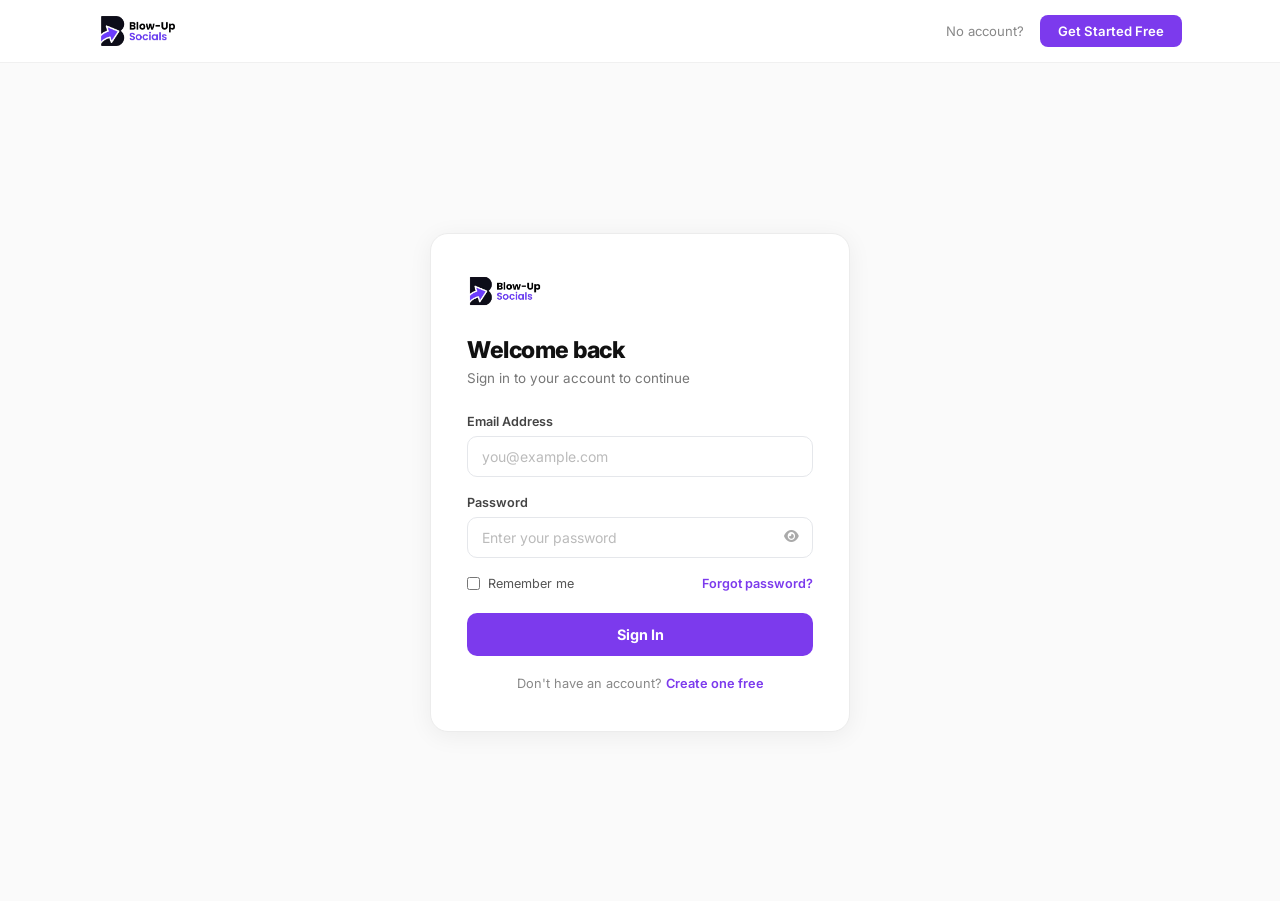
<file: login.html>
<!DOCTYPE html>
<html lang="en">
<head>
  <meta charset="UTF-8" />
  <meta name="viewport" content="width=device-width, initial-scale=1.0" />
  <link rel="manifest" href="/manifest.json" />
  <meta name="theme-color" content="#7c3aed" />
  <meta name="apple-mobile-web-app-capable" content="yes" />
  <meta name="apple-mobile-web-app-status-bar-style" content="default" />
  <meta name="apple-mobile-web-app-title" content="BlowUpSocials" />
  <link rel="apple-touch-icon" href="/img/icon-192.png" />
  <title>Sign In � BlowUpSocials</title>
  <link rel="preconnect" href="https://fonts.googleapis.com" />
  <link rel="preconnect" href="https://fonts.gstatic.com" crossorigin />
  <link href="https://fonts.googleapis.com/css2?family=Inter:wght@400;500;600;700;800;900&display=swap" rel="stylesheet" />
  <link rel="stylesheet" href="https://cdnjs.cloudflare.com/ajax/libs/font-awesome/6.5.0/css/all.min.css" />
  <style>
    *, *::before, *::after { box-sizing: border-box; margin: 0; padding: 0; }
    body {
      font-family: 'Inter', sans-serif;
      background: #fafafa;
      color: #111;
      min-height: 100vh;
      -webkit-font-smoothing: antialiased;
    }
    a { text-decoration: none; color: inherit; }

    /* NAV */
    nav {
      background: rgba(255,255,255,0.96);
      backdrop-filter: blur(12px);
      border-bottom: 1px solid #f0f0f0;
      position: sticky; top: 0; z-index: 100;
    }
    .nav-inner {
      max-width: 1140px; margin: 0 auto; padding: 0 28px;
      display: flex; align-items: center; height: 62px; gap: 16px;
    }
    .nav-logo { display: flex; align-items: center; gap: 10px; margin-right: auto; }
    .nav-logo img { height: 36px; width: auto; display: block; }
    .nav-meta { font-size: 0.82rem; color: #888; }
    .nav-link {
      display: inline-flex; align-items: center; gap: 7px;
      background: #7c3aed; color: #fff;
      font-size: 0.82rem; font-weight: 600;
      padding: 8px 18px; border-radius: 8px;
      transition: background .18s;
    }
    .nav-link:hover { background: #6d28d9; }

    /* PAGE */
    .auth-page {
      display: flex; align-items: center; justify-content: center;
      min-height: calc(100vh - 62px);
      padding: 32px 16px;
    }

    /* CARD */
    .auth-card {
      background: #fff;
      border: 1px solid #ececec;
      border-radius: 18px;
      padding: 40px 36px;
      width: 100%; max-width: 420px;
      box-shadow: 0 4px 24px rgba(0,0,0,0.06);
    }
    .card-logo {
      display: flex; align-items: center; gap: 10px;
      margin-bottom: 28px;
    }
    .card-logo img { height: 34px; width: auto; }

    .auth-card h2 {
      font-size: 1.45rem; font-weight: 800; color: #111;
      letter-spacing: -0.5px; margin-bottom: 6px;
    }
    .auth-sub { font-size: 0.84rem; color: #777; margin-bottom: 28px; }

    /* FORM */
    .form-group { margin-bottom: 18px; }
    .form-group label {
      display: block; font-size: 0.79rem; font-weight: 600;
      color: #444; margin-bottom: 7px;
    }
    .form-input {
      width: 100%; padding: 11px 14px;
      border: 1.5px solid #e5e7eb; border-radius: 10px;
      font-family: inherit; font-size: 0.875rem; color: #111;
      background: #fff; outline: none;
      transition: border-color .18s;
    }
    .form-input:focus { border-color: #7c3aed; }
    .form-input::placeholder { color: #bbb; }
    .form-input-wrap { position: relative; }
    .form-input-wrap .form-input { padding-right: 40px; }
    .input-icon {
      position: absolute; right: 14px; top: 50%; transform: translateY(-50%);
      color: #aaa; cursor: pointer; font-size: 0.82rem;
    }
    .input-icon:hover { color: #555; }

    .form-footer-row {
      display: flex; align-items: center; justify-content: space-between;
      margin-bottom: 22px;
    }
    .remember-row {
      display: flex; align-items: center; gap: 8px;
      font-size: 0.79rem; color: #555; cursor: pointer;
    }
    .remember-row input { accent-color: #7c3aed; }
    .forgot-link { font-size: 0.79rem; color: #7c3aed; font-weight: 600; }
    .forgot-link:hover { text-decoration: underline; }

    .btn-auth {
      width: 100%; padding: 13px;
      background: #7c3aed; color: #fff;
      font-family: inherit; font-size: 0.9rem; font-weight: 700;
      border: none; border-radius: 10px; cursor: pointer;
      transition: background .18s;
    }
    .btn-auth:hover { background: #6d28d9; }
    .btn-auth:disabled { opacity: 0.6; cursor: not-allowed; }

    /* DIVIDER */
    .auth-divider {
      display: flex; align-items: center; gap: 12px;
      font-size: 0.75rem; color: #bbb; font-weight: 500;
      margin: 22px 0;
    }
    .auth-divider::before, .auth-divider::after {
      content: ''; flex: 1; height: 1px; background: #ececec;
    }

    /* SOCIAL BUTTONS */
    .btn-social {
      width: 100%; display: flex; align-items: center; justify-content: center; gap: 10px;
      padding: 11px; border: 1.5px solid #e5e7eb; border-radius: 10px;
      background: #fff; font-family: inherit; font-size: 0.84rem; font-weight: 600;
      color: #333; cursor: pointer; transition: border-color .15s, background .15s;
      margin-bottom: 10px;
    }
    .btn-social:hover { border-color: #c4b5fd; background: #faf8ff; }

    .auth-switch { font-size: 0.8rem; color: #888; text-align: center; margin-top: 20px; }
    .auth-switch a { color: #7c3aed; font-weight: 600; }
    .auth-switch a:hover { text-decoration: underline; }

    @media (max-width: 480px) {
      .auth-card { padding: 28px 20px; }
      .nav-meta { display: none; }
    }
  </style>
<!-- TikTok Pixel Code Start -->
<script>
!function (w, d, t) {
  w.TiktokAnalyticsObject=t;var ttq=w[t]=w[t]||[];ttq.methods=["page","track","identify","instances","debug","on","off","once","ready","alias","group","enableCookie","disableCookie","holdConsent","revokeConsent","grantConsent"],ttq.setAndDefer=function(t,e){t[e]=function(){t.push([e].concat(Array.prototype.slice.call(arguments,0)))}};for(var i=0;i<ttq.methods.length;i++)ttq.setAndDefer(ttq,ttq.methods[i]);ttq.instance=function(t){for(
var e=ttq._i[t]||[],n=0;n<ttq.methods.length;n++)ttq.setAndDefer(e,ttq.methods[n]);return e},ttq.load=function(e,n){var r="https://analytics.tiktok.com/i18n/pixel/events.js",o=n&&n.partner;ttq._i=ttq._i||{},ttq._i[e]=[],ttq._i[e]._u=r,ttq._t=ttq._t||{},ttq._t[e]=+new Date,ttq._o=ttq._o||{},ttq._o[e]=n||{};n=document.createElement("script")
;n.type="text/javascript",n.async=!0,n.src=r+"?sdkid="+e+"&lib="+t;e=document.getElementsByTagName("script")[0];e.parentNode.insertBefore(n,e)};
  ttq.load('DAGMGFJC77UC8FLJUHS0');
  ttq.page();
}(window, document, 'ttq');
</script>
<!-- TikTok Pixel Code End -->
<!-- Meta Pixel Code -->
<script>
!function(f,b,e,v,n,t,s)
{if(f.fbq)return;n=f.fbq=function(){n.callMethod?
n.callMethod.apply(n,arguments):n.queue.push(arguments)};
if(!f._fbq)f._fbq=n;n.push=n;n.loaded=!0;n.version='2.0';
n.queue=[];t=b.createElement(e);t.async=!0;
t.src=v;s=b.getElementsByTagName(e)[0];
s.parentNode.insertBefore(t,s)}(window, document,'script',
'https://connect.facebook.net/en_US/fbevents.js');
fbq('init', '2908681819475419');
fbq('track', 'PageView');
</script>
<noscript><img height="1" width="1" style="display:none"
src="https://www.facebook.com/tr?id=2908681819475419&ev=PageView&noscript=1"
/></noscript>
<!-- End Meta Pixel Code -->
</head>
<body>

  <nav>
    <div class="nav-inner">
      <a href="index.html" class="nav-logo">
        <img src="img/logo.png" alt="BlowUpSocials" />
      </a>
      <span class="nav-meta">No account?</span>
      <a href="register.html" class="nav-link">Get Started Free</a>
    </div>
  </nav>

  <main class="auth-page">
    <div class="auth-card">

      <div class="card-logo">
        <img src="img/logo.png" alt="BlowUpSocials" />
      </div>

      <h2>Welcome back</h2>
      <p class="auth-sub">Sign in to your account to continue</p>

      <form id="loginForm" onsubmit="handleLogin(event)">
        <div class="form-group">
          <label for="email">Email Address</label>
          <input class="form-input" type="email" id="email" placeholder="you@example.com" required />
        </div>

        <div class="form-group">
          <label for="password">Password</label>
          <div class="form-input-wrap">
            <input class="form-input" type="password" id="password" placeholder="Enter your password" required />
            <i class="fas fa-eye input-icon" id="togglePwd" onclick="togglePassword('password','togglePwd')"></i>
          </div>
        </div>

        <div class="form-footer-row">
          <label class="remember-row">
            <input type="checkbox" /> Remember me
          </label>
          <a href="forgot.html" class="forgot-link">Forgot password?</a>
        </div>

        <button type="submit" class="btn-auth">Sign In</button>
      </form>

      <p class="auth-switch">Don't have an account? <a href="register.html">Create one free</a></p>

    </div>
  </main>

  <script src="/js/supabase.min.js"></script>
  <script src="js/supabase-client.js"></script>
  <script src="js/main.js"></script>
  <script>
    const ADMIN_EMAIL = 'blowupsocialsconsult@gmail.com';
    function redirectAfterLogin(email) {
      window.location.href = (email || '').toLowerCase() === ADMIN_EMAIL ? 'admin.html' : 'dashboard.html';
    }

    db.auth.signOut();

    function togglePassword(id, iconId) {
      const input = document.getElementById(id);
      const icon  = document.getElementById(iconId);
      if (input.type === 'password') {
        input.type = 'text';
        icon.classList.replace('fa-eye', 'fa-eye-slash');
      } else {
        input.type = 'password';
        icon.classList.replace('fa-eye-slash', 'fa-eye');
      }
    }

    function showError(msg) {
      let el = document.getElementById('auth-error');
      if (!el) {
        el = document.createElement('div');
        el.id = 'auth-error';
        el.style.cssText = 'background:rgba(239,68,68,.08);border:1px solid rgba(239,68,68,.2);color:#dc2626;padding:11px 14px;border-radius:9px;font-size:.82rem;margin-bottom:16px;text-align:center;';
        document.getElementById('loginForm').prepend(el);
      }
      el.textContent = msg;
    }

    async function handleLogin(e) {
      e.preventDefault();
      const btn   = e.target.querySelector('.btn-auth');
      const email = document.getElementById('email').value.trim();
      const pwd   = document.getElementById('password').value;

      btn.textContent = 'Signing in�';
      btn.disabled = true;

      await db.auth.signOut();
      const { data, error } = await db.auth.signInWithPassword({ email, password: pwd });

      if (error) {
        btn.textContent = 'Sign In';
        btn.disabled = false;
        showError(error.message);
        return;
      }

      const u = data.session.user;
      (window.ttqIdentify ? ttqIdentify(u.email, u.id) : Promise.resolve())
        .then(() => redirectAfterLogin(u.email));
      if (window.fbq && window.ttqHash) {
        window.ttqHash(u.email).then(he => {
          fbq('init', '2908681819475419', { em: he, external_id: u.id });
        });
      }
    }
  </script>
</body>
</html>
</file>
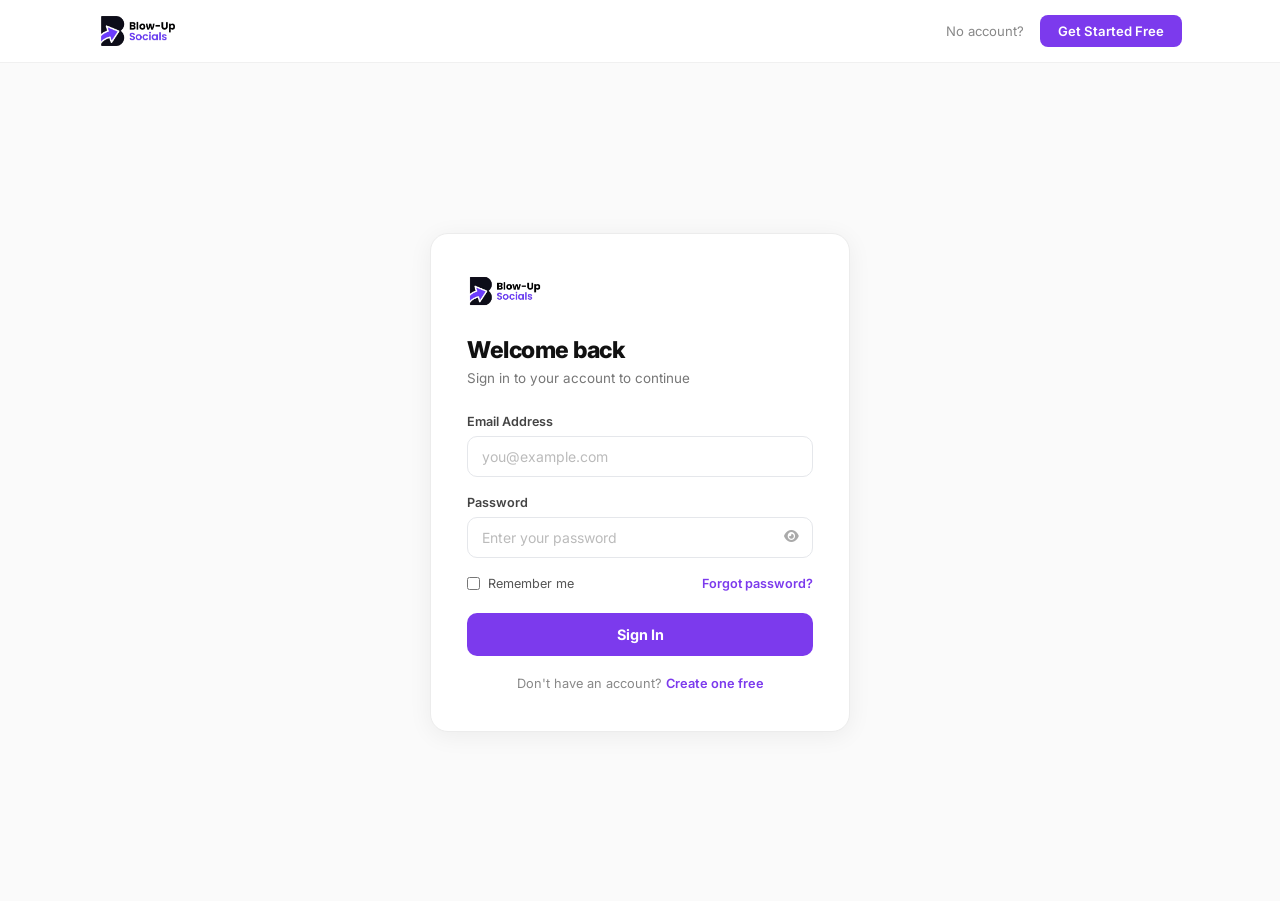
<file: new-order.html>
<!DOCTYPE html>
<html lang="en">
<head>
  <meta charset="UTF-8" />
  <meta name="robots" content="noindex, nofollow" />
  <meta name="viewport" content="width=device-width, initial-scale=1.0" />
  <link rel="manifest" href="/manifest.json" />
  <meta name="theme-color" content="#7c3aed" />
  <meta name="apple-mobile-web-app-capable" content="yes" />
  <meta name="apple-mobile-web-app-status-bar-style" content="default" />
  <meta name="apple-mobile-web-app-title" content="BlowUpSocials" />
  <link rel="apple-touch-icon" href="/img/icon-192.png" />
  <title>Social Boost – BlowUpSocials</title>
  <link rel="stylesheet" href="https://cdnjs.cloudflare.com/ajax/libs/font-awesome/6.5.0/css/all.min.css" />
  <link href="https://fonts.googleapis.com/css2?family=Inter:wght@400;500;600;700;800&family=Space+Grotesk:wght@700;800&display=swap" rel="stylesheet" />
  <style>
    *, *::before, *::after { box-sizing: border-box; margin: 0; padding: 0; }
    html, body { overflow-x: hidden; }
    body { font-family: 'Inter', sans-serif; background: #f5f6fb; color: #1a1a2e; min-height: 100vh; }
    a { text-decoration: none; color: inherit; }
    button { font-family: inherit; cursor: pointer; }

    /* -- TOPBAR -- */
    .no-topbar {
      background: #fff; height: 62px; display: flex; align-items: center;
      padding: 0 24px; gap: 14px; border-bottom: 1px solid #e8eaf0;
      position: sticky; top: 0; z-index: 100;
    }
    .no-back {
      display: flex; align-items: center; gap: 8px;
      font-size: 0.82rem; font-weight: 600; color: #6b7080;
      transition: color 0.15s;
    }
    .no-back:hover { color: #7c3aed; }
    .no-title {
      font-family: 'Space Grotesk', sans-serif; font-size: 1rem;
      font-weight: 800; color: #1a1a2e; flex: 1;
    }
    .no-wallet {
      display: flex; align-items: center; gap: 7px; padding: 6px 12px;
      background: #f0fdf4; border: 1px solid #bbf7d0; border-radius: 8px;
      font-size: 0.78rem; white-space: nowrap;
    }
    .no-wallet span { color: #6b7280; }
    .no-wallet strong { color: #16a34a; font-weight: 700; }

    /* -- PAGE BODY -- */
    .no-page { max-width: 1200px; margin: 0 auto; padding: 24px 20px 80px; }

    /* -- SERVICE SWITCHER -- */
    .svc-switcher {
      background: #fff; border-bottom: 1px solid #e8eaf0;
      display: flex; padding: 0 20px; gap: 4px;
    }
    .svc-switcher a {
      display: flex; align-items: center; gap: 7px;
      padding: 10px 16px; font-size: 0.8rem; font-weight: 600;
      color: #6b7080; text-decoration: none; border-bottom: 2px solid transparent;
      transition: color 0.15s, border-color 0.15s; white-space: nowrap;
    }
    .svc-switcher a:hover { color: #7c3aed; }
    .svc-switcher a.active { color: #7c3aed; border-bottom-color: #7c3aed; }
    .svc-switcher a i { font-size: 0.85rem; }

    /* -- FILTER BAR -- */
    .no-filter-bar {
      display: flex; gap: 10px; margin-bottom: 20px; align-items: stretch; flex-wrap: wrap;
    }
    .no-dd-wrap {
      position: relative; flex: 1; min-width: 160px;
    }
    .no-dd-wrap.disabled .no-dd-trigger { opacity: 0.55; pointer-events: none; }
    .no-dd-trigger {
      width: 100%; display: flex; align-items: center; gap: 8px;
      padding: 10px 14px; border: 1.5px solid #e5e7eb; border-radius: 10px;
      background: #fff; cursor: pointer; font-family: inherit; transition: border-color 0.15s;
    }
    .no-dd-trigger:hover { border-color: #c4b5fd; }
    .no-dd-sel-ico {
      width: 24px; height: 24px; border-radius: 6px; display: flex;
      align-items: center; justify-content: center; font-size: 0.75rem; color: #fff; flex-shrink: 0;
    }
    .no-dd-sel-label {
      flex: 1; text-align: left; font-size: 0.8rem; font-weight: 600; color: #4b5063; white-space: nowrap; overflow: hidden; text-overflow: ellipsis;
    }
    .no-dd-chevron { font-size: 0.7rem; color: #9ca3af; transition: transform 0.15s; }
    .no-dd-wrap.open .no-dd-chevron { transform: rotate(180deg); }
    .no-dd-menu {
      position: absolute; top: calc(100% + 6px); left: 0; right: 0; z-index: 200;
      background: #fff; border: 1.5px solid #e5e7eb; border-radius: 10px;
      box-shadow: 0 8px 24px rgba(0,0,0,0.1); max-height: 260px; overflow-y: auto;
    }
    .no-dd-opt {
      display: flex; align-items: center; gap: 9px; padding: 9px 13px;
      cursor: pointer; transition: background 0.1s; font-size: 0.8rem; font-weight: 500; color: #374151;
    }
    .no-dd-opt:hover { background: #f5f3ff; color: #7c3aed; }
    .no-dd-opt.selected { background: #f5f3ff; color: #7c3aed; font-weight: 700; }
    .no-dd-opt-ico {
      width: 22px; height: 22px; border-radius: 6px; display: flex;
      align-items: center; justify-content: center; font-size: 0.7rem; color: #fff; flex-shrink: 0;
    }

    /* -- SEARCH -- */
    .no-search-wrap { position: relative; }
    .no-search {
      width: 100%; height: 100%; padding: 10px 16px 10px 42px;
      border: 1.5px solid #e5e7eb; border-radius: 10px;
      font-size: 0.82rem; font-family: inherit; outline: none;
      transition: border-color 0.15s; background: #fff;
    }
    .no-search:focus { border-color: #7c3aed; }
    .no-search-icon { position: absolute; left: 14px; top: 50%; transform: translateY(-50%); color: #9ca3af; font-size: 0.85rem; pointer-events: none; }

    /* -- STATS BAR -- */
    .no-stats { display: flex; gap: 14px; margin-bottom: 20px; }
    .no-stat { background: #fff; border-radius: 10px; padding: 12px 18px; flex: 1; border: 1px solid #f0f2f6; }
    .no-stat-label { font-size: 0.68rem; color: #8b8fa8; font-weight: 600; text-transform: uppercase; letter-spacing: 0.5px; }
    .no-stat-val { font-family: 'Space Grotesk', sans-serif; font-size: 1.2rem; font-weight: 800; color: #1a1a2e; margin-top: 2px; }

    /* -- CATEGORY SECTIONS -- */
    .no-grid { display: flex; flex-direction: column; gap: 12px; }
    .no-cat-section { background: #fff; border: 1.5px solid #f0f2f6; border-radius: 14px; overflow: hidden; }
    .no-cat-hdr {
      width: 100%; display: flex; align-items: center; gap: 10px;
      padding: 13px 16px; background: none; border: none; cursor: pointer;
      text-align: left; transition: background 0.13s;
    }
    .no-cat-hdr:hover { background: #faf9ff; }
    .no-cat-name { font-family: 'Space Grotesk', sans-serif; font-size: 0.88rem; font-weight: 800; color: #1a1a2e; flex: 1; }
    .no-cat-count { font-size: 0.72rem; color: #8b8fa8; font-weight: 500; white-space: nowrap; }
    .no-cat-hdr > i { font-size: 0.72rem; color: #9ca3af; }
    .no-cat-body { border-top: 1.5px solid #f0f2f6; }
    .no-cat-grid { display: grid; grid-template-columns: repeat(auto-fill, minmax(280px, 1fr)); gap: 12px; padding: 14px; }

    .no-svc-card {
      background: #fff; border: 1.5px solid #f0f2f6; border-radius: 14px;
      padding: 16px; cursor: pointer; transition: border-color 0.15s, box-shadow 0.15s;
      display: flex; flex-direction: column; gap: 10px;
    }
    .no-svc-card:hover { border-color: #c4b5fd; box-shadow: 0 4px 16px rgba(124,58,237,0.08); }
    .no-svc-top { display: flex; align-items: flex-start; gap: 12px; }
    .no-svc-icon { width: 40px; height: 40px; border-radius: 10px; display: flex; align-items: center; justify-content: center; font-size: 1.1rem; color: #fff; flex-shrink: 0; }
    .no-svc-info { flex: 1; min-width: 0; }
    .no-svc-name { font-size: 0.82rem; font-weight: 700; color: #1a1a2e; line-height: 1.3; }
    .no-svc-cat  { font-size: 0.68rem; color: #8b8fa8; margin-top: 2px; }
    .no-svc-meta { display: flex; gap: 8px; flex-wrap: wrap; }
    .no-svc-tag {
      font-size: 0.66rem; font-weight: 600; padding: 3px 8px;
      border-radius: 50px; background: #f5f3ff; color: #7c3aed;
    }
    .no-svc-tag.green { background: #f0fdf4; color: #16a34a; }
    .no-svc-tag.blue  { background: #eff6ff; color: #3b82f6; }
    .no-svc-footer { display: flex; align-items: center; justify-content: space-between; }
    .no-svc-price { font-family: 'Space Grotesk', sans-serif; font-size: 1rem; font-weight: 800; color: #7c3aed; }
    .no-svc-price-sub { font-size: 0.65rem; color: #9ca3af; font-weight: 400; font-family: 'Inter', sans-serif; }
    .no-svc-order-btn {
      background: linear-gradient(135deg, #7c3aed, #ec4899); color: #fff;
      border: none; padding: 7px 16px; border-radius: 8px;
      font-size: 0.76rem; font-weight: 700; transition: opacity 0.15s;
    }
    .no-svc-order-btn:hover { opacity: 0.85; }

    /* Platform icon colors */
    .pi-ig  { background: linear-gradient(135deg,#f09433,#e6683c,#dc2743,#cc2366,#bc1888); }
    .pi-tt  { background: #010101; }
    .pi-yt  { background: #ff0000; }
    .pi-fb  { background: #1877f2; }
    .pi-x   { background: #14171a; }
    .pi-sp  { background: #1db954; }
    .pi-sc  { background: #fffc00; color: #000 !important; }
    .pi-tg  { background: #229ed9; }
    .pi-li  { background: #0a66c2; }
    .pi-th  { background: #000; }
    .pi-am  { background: #e60026; }
    .pi-pin { background: #e60023; }
    .pi-dc  { background: #5865f2; }
    .pi-def { background: linear-gradient(135deg, #7c3aed, #ec4899); }

    /* -- EMPTY / LOADING -- */
    .no-empty {
      grid-column: 1 / -1; text-align: center;
      padding: 60px 20px; color: #8b8fa8;
    }
    .no-empty i { font-size: 2.5rem; display: block; margin-bottom: 12px; opacity: 0.25; }
    .no-spinner { display: flex; align-items: center; justify-content: center; gap: 12px; padding: 80px; color: #8b8fa8; font-size: 0.88rem; }
    .no-spinner i { font-size: 1.5rem; animation: spin 0.8s linear infinite; }
    @keyframes spin { to { transform: rotate(360deg); } }

    /* -- ORDER MODAL -- */
    .no-modal-overlay {
      position: fixed; inset: 0; background: rgba(0,0,0,0.45);
      z-index: 500; display: flex; align-items: flex-end;
      justify-content: center; padding: 0;
      opacity: 0; pointer-events: none; transition: opacity 0.2s;
    }
    .no-modal-overlay.show { opacity: 1; pointer-events: all; }
    .no-modal {
      background: #fff; border-radius: 22px 22px 0 0;
      width: 100%; max-width: 520px;
      padding: 24px; max-height: 90vh; overflow-y: auto;
      transform: translateY(30px); transition: transform 0.25s;
    }
    .no-modal-overlay.show .no-modal { transform: translateY(0); }
    .no-modal-hdr { display: flex; align-items: center; justify-content: space-between; margin-bottom: 20px; }
    .no-modal-hdr h3 { font-family: 'Space Grotesk', sans-serif; font-size: 1rem; font-weight: 800; color: #1a1a2e; }
    .no-modal-close { background: #f5f6fa; border: none; width: 30px; height: 30px; border-radius: 8px; display: flex; align-items: center; justify-content: center; color: #6b7080; font-size: 0.85rem; transition: background 0.15s; }
    .no-modal-close:hover { background: #edeef5; }

    .no-modal-svc { display: flex; gap: 12px; align-items: flex-start; padding: 14px; background: #faf9ff; border: 1px solid #ede9fe; border-radius: 12px; margin-bottom: 20px; }
    .no-modal-svc-name { font-size: 0.84rem; font-weight: 700; color: #1a1a2e; line-height: 1.3; }
    .no-modal-svc-cat  { font-size: 0.7rem; color: #8b8fa8; margin-top: 3px; }

    .no-field { margin-bottom: 16px; }
    .no-label { font-size: 0.78rem; font-weight: 600; color: #4b5063; margin-bottom: 6px; display: block; }
    .no-input {
      width: 100%; padding: 10px 14px; border: 1.5px solid #e5e7eb;
      border-radius: 10px; font-size: 0.88rem; font-family: inherit;
      outline: none; transition: border-color 0.15s; color: #1a1a2e;
    }
    .no-input:focus { border-color: #7c3aed; }
    .no-qty-row { display: flex; gap: 10px; align-items: center; }
    .no-qty-row .no-input { flex: 1; }
    .no-qty-info { font-size: 0.7rem; color: #9ca3af; white-space: nowrap; }

    .no-cost-bar {
      background: linear-gradient(135deg, #f5f3ff, #fdf2f8);
      border: 1px solid #ede9fe; border-radius: 12px;
      padding: 14px 16px; margin-bottom: 20px;
      display: flex; justify-content: space-between; align-items: center; gap: 10px;
    }
    .no-cost-left { font-size: 0.78rem; color: #6b7080; }
    .no-cost-left strong { display: block; font-size: 0.68rem; color: #9ca3af; font-weight: 500; margin-bottom: 2px; }
    .no-cost-amt { font-family: 'Space Grotesk', sans-serif; font-size: 1.4rem; font-weight: 800; color: #7c3aed; }
    .no-cost-bal { font-size: 0.72rem; color: #6b7080; text-align: right; }
    .no-cost-bal span { color: #16a34a; font-weight: 700; }

    .no-submit {
      width: 100%; background: linear-gradient(135deg, #7c3aed, #ec4899);
      color: #fff; border: none; padding: 13px;
      border-radius: 11px; font-size: 0.9rem; font-weight: 700;
      transition: opacity 0.15s;
    }
    .no-submit:hover { opacity: 0.88; }
    .no-submit:disabled { opacity: 0.55; cursor: not-allowed; }

    .no-modal-note { text-align: center; font-size: 0.7rem; color: #9ca3af; margin-top: 10px; }

    /* -- TOAST -- */
    .no-toast-wrap { position: fixed; bottom: 24px; right: 24px; z-index: 600; display: flex; flex-direction: column; gap: 8px; pointer-events: none; }
    .no-toast {
      background: #1a1a2e; color: #fff; padding: 11px 16px; border-radius: 10px;
      font-size: 0.78rem; font-weight: 500; box-shadow: 0 6px 20px rgba(0,0,0,0.2);
      display: flex; align-items: center; gap: 9px; pointer-events: all;
      animation: tIn 0.25s ease; max-width: 300px; line-height: 1.4;
    }
    .no-toast i { font-size: 0.85rem; flex-shrink: 0; }
    .no-toast.success i { color: #34d399; }
    .no-toast.error   i { color: #f87171; }
    .no-toast.info    i { color: #60a5fa; }
    @keyframes tIn  { from { opacity:0; transform:translateX(20px); } to { opacity:1; transform:translateX(0); } }
    @keyframes tOut { to   { opacity:0; transform:translateX(20px); } }

    /* -- RESPONSIVE -- */
    @media (max-width: 768px) {
      .no-topbar { padding: 0 14px; }
      .no-page { padding: 16px 14px 100px; }
      .no-stats { display: none; }
      .no-cat-grid { grid-template-columns: 1fr; }
      .no-modal { border-radius: 22px 22px 0 0; padding: 20px; }
    }
    @media (max-width: 480px) {
      .no-filter-bar { flex-direction: column; }
      .no-dd-wrap { min-width: 100%; }
    }
  </style>
<!-- TikTok Pixel Code Start -->
<script>
!function (w, d, t) {
  w.TiktokAnalyticsObject=t;var ttq=w[t]=w[t]||[];ttq.methods=["page","track","identify","instances","debug","on","off","once","ready","alias","group","enableCookie","disableCookie","holdConsent","revokeConsent","grantConsent"],ttq.setAndDefer=function(t,e){t[e]=function(){t.push([e].concat(Array.prototype.slice.call(arguments,0)))}};for(var i=0;i<ttq.methods.length;i++)ttq.setAndDefer(ttq,ttq.methods[i]);ttq.instance=function(t){for(
var e=ttq._i[t]||[],n=0;n<ttq.methods.length;n++)ttq.setAndDefer(e,ttq.methods[n]);return e},ttq.load=function(e,n){var r="https://analytics.tiktok.com/i18n/pixel/events.js",o=n&&n.partner;ttq._i=ttq._i||{},ttq._i[e]=[],ttq._i[e]._u=r,ttq._t=ttq._t||{},ttq._t[e]=+new Date,ttq._o=ttq._o||{},ttq._o[e]=n||{};n=document.createElement("script")
;n.type="text/javascript",n.async=!0,n.src=r+"?sdkid="+e+"&lib="+t;e=document.getElementsByTagName("script")[0];e.parentNode.insertBefore(n,e)};
  ttq.load('DAGMGFJC77UC8FLJUHS0');
  ttq.page();
}(window, document, 'ttq');
</script>
<!-- TikTok Pixel Code End -->
<!-- Meta Pixel Code -->
<script>
!function(f,b,e,v,n,t,s)
{if(f.fbq)return;n=f.fbq=function(){n.callMethod?
n.callMethod.apply(n,arguments):n.queue.push(arguments)};
if(!f._fbq)f._fbq=n;n.push=n;n.loaded=!0;n.version='2.0';
n.queue=[];t=b.createElement(e);t.async=!0;
t.src=v;s=b.getElementsByTagName(e)[0];
s.parentNode.insertBefore(t,s)}(window, document,'script',
'https://connect.facebook.net/en_US/fbevents.js');
fbq('init', '2908681819475419');
fbq('track', 'PageView');
</script>
<noscript><img height="1" width="1" style="display:none"
src="https://www.facebook.com/tr?id=2908681819475419&ev=PageView&noscript=1"
/></noscript>
<!-- End Meta Pixel Code -->
</head>
<body>

  <!-- Toast -->
  <div class="no-toast-wrap" id="toast-wrap"></div>

  <!-- Order modal -->
  <div class="no-modal-overlay" id="order-modal">
    <div class="no-modal">
      <div class="no-modal-hdr">
        <h3>Place Order</h3>
        <button class="no-modal-close" id="modal-close"><i class="fas fa-xmark"></i></button>
      </div>

      <div class="no-modal-svc" id="modal-svc-info">
        <div class="no-svc-icon pi-def" id="modal-icon"><i class="fas fa-bolt"></i></div>
        <div>
          <div class="no-modal-svc-name" id="modal-svc-name">Service Name</div>
          <div class="no-modal-svc-cat"  id="modal-svc-cat">Category</div>
        </div>
      </div>

      <div class="no-field">
        <label class="no-label">Link / Target URL</label>
        <input class="no-input" type="url" id="order-link" placeholder="https://instagram.com/yourusername" />
      </div>

      <div class="no-field">
        <label class="no-label">Quantity</label>
        <div class="no-qty-row">
          <input class="no-input" type="number" id="order-qty" placeholder="1000" min="1" />
          <span class="no-qty-info" id="qty-range">Min: — / Max: —</span>
        </div>
      </div>

      <div class="no-cost-bar">
        <div class="no-cost-left">
          <strong>Total cost</strong>
          <div id="cost-display">₦0</div>
        </div>
        <div class="no-cost-bal">
          Your balance<br>
          <span id="modal-balance">₦0</span>
        </div>
      </div>

      <div id="modal-error" style="display:none;background:rgba(239,68,68,.08);border:1px solid rgba(239,68,68,.2);color:#ef4444;padding:10px 14px;border-radius:9px;font-size:.8rem;margin-bottom:14px;text-align:center;"></div>

      <button class="no-submit" id="order-submit">Place Order <i class="fas fa-arrow-right"></i></button>
      <p class="no-modal-note">Orders begin within minutes of confirmation.</p>
    </div>
  </div>

  <!-- Topbar -->
  <div class="no-topbar">
    <a href="dashboard.html" class="no-back"><i class="fas fa-arrow-left"></i> Dashboard</a>
    <div class="no-title">Social Boost</div>
    <div class="no-wallet"><span>Balance</span><strong id="topbar-balance">₦0</strong></div>
  </div>

  <div class="svc-switcher">
    <a href="new-order.html" class="active"><i class="fas fa-bolt"></i> Social Boost</a>
    <a href="accounts.html"><i class="fas fa-store"></i> Accounts Store</a>
  </div>

  <!-- Page body -->
  <div class="no-page">

    <!-- Stats -->
    <div class="no-stats">
      <div class="no-stat">
        <div class="no-stat-label">Services Available</div>
        <div class="no-stat-val" id="stat-services">—</div>
      </div>
      <div class="no-stat">
        <div class="no-stat-label">Platforms</div>
        <div class="no-stat-val" id="stat-platforms">—</div>
      </div>
      <div class="no-stat">
        <div class="no-stat-label">Your Balance</div>
        <div class="no-stat-val" id="stat-balance">—</div>
      </div>
      <div class="no-stat">
        <div class="no-stat-label">Lowest per 1,000</div>
        <div class="no-stat-val" id="stat-lowest">—</div>
      </div>
    </div>

    <!-- Filter bar -->
    <div class="no-filter-bar">
      <!-- Dropdown 1: Platform -->
      <div class="no-dd-wrap" id="plat-dd-wrap">
        <button class="no-dd-trigger" id="plat-trigger" onclick="toggleNoDD('plat')">
          <span class="no-dd-sel-ico pi-def" id="plat-sel-ico"><i class="fas fa-th-large"></i></span>
          <span class="no-dd-sel-label" id="plat-sel-label">All Platforms</span>
          <i class="fas fa-chevron-down no-dd-chevron"></i>
        </button>
        <div class="no-dd-menu" id="plat-menu" style="display:none"></div>
      </div>
      <!-- Dropdown 2: Category -->
      <div class="no-dd-wrap disabled" id="cat-dd-wrap">
        <button class="no-dd-trigger" id="cat-trigger" onclick="toggleNoDD('cat')">
          <span class="no-dd-sel-label" id="cat-sel-label">All</span>
          <i class="fas fa-chevron-down no-dd-chevron"></i>
        </button>
        <div class="no-dd-menu" id="cat-menu" style="display:none"></div>
      </div>
      <!-- Dropdown 3: Country -->
      <div class="no-dd-wrap disabled" id="country-dd-wrap">
        <button class="no-dd-trigger" id="country-trigger" onclick="toggleNoDD('country')">
          <span class="no-dd-sel-label" id="country-sel-label">All Countries</span>
          <i class="fas fa-chevron-down no-dd-chevron"></i>
        </button>
        <div class="no-dd-menu" id="country-menu" style="display:none"></div>
      </div>
      <!-- Search -->
      <div class="no-search-wrap" style="flex:1.5;min-width:180px">
        <i class="fas fa-magnifying-glass no-search-icon"></i>
        <input class="no-search" type="text" id="search-input" placeholder="Search services…" />
      </div>
    </div>

    <!-- Services grid -->
    <div class="no-grid" id="services-grid">
      <div class="no-spinner"><i class="fas fa-circle-notch"></i> Loading services…</div>
    </div>

  </div>

  <script src="/js/supabase.min.js"></script>
  <script src="js/supabase-client.js"></script>
  <script>
    /* -- Config -- */
    let MARKUP         = 2; // loaded from server below; default until fetched
    const USD_TO_NGN   = 1600;
    const MIN_PRICE_PER_K = 10; // hide services below ₦10 per 1,000 (very low quality)
    const fmtNGN = v => `₦${Math.round(v).toLocaleString('en-NG')}`;

    /* -- Platform map -- */
    const PLATFORMS = [
      { key: 'instagram', label: 'Instagram', icon: 'fab fa-instagram', css: 'pi-ig', match: ['instagram'] },
      { key: 'tiktok',    label: 'TikTok',    icon: 'fab fa-tiktok',    css: 'pi-tt', match: ['tiktok'] },
      { key: 'youtube',   label: 'YouTube',   icon: 'fab fa-youtube',   css: 'pi-yt', match: ['youtube'] },
      { key: 'facebook',  label: 'Facebook',  icon: 'fab fa-facebook-f',css: 'pi-fb', match: ['facebook'] },
      { key: 'twitter',   label: 'X / Twitter',icon:'fab fa-x-twitter', css: 'pi-x',  match: ['twitter','x '] },
      { key: 'spotify',   label: 'Spotify',   icon: 'fab fa-spotify',   css: 'pi-sp', match: ['spotify'] },
      { key: 'snapchat',  label: 'Snapchat',  icon: 'fab fa-snapchat',  css: 'pi-sc', match: ['snapchat'] },
      { key: 'telegram',  label: 'Telegram',  icon: 'fab fa-telegram',  css: 'pi-tg', match: ['telegram'] },
      { key: 'linkedin',  label: 'LinkedIn',  icon: 'fab fa-linkedin-in',css:'pi-li', match: ['linkedin'] },
      { key: 'threads',   label: 'Threads',   icon: 'fab fa-threads',   css: 'pi-th', match: ['threads'] },
      { key: 'audiomack', label: 'Audiomack', icon: 'fas fa-music',     css: 'pi-am', match: ['audiomack'] },
      { key: 'soundcloud',label: 'SoundCloud',icon: 'fab fa-soundcloud',css: 'pi-def',match: ['soundcloud'] },
      { key: 'discord',   label: 'Discord',   icon: 'fab fa-discord',   css: 'pi-dc', match: ['discord'] },
      { key: 'pinterest', label: 'Pinterest', icon: 'fab fa-pinterest',  css: 'pi-pin',match: ['pinterest'] },
    ];

    /* -- Action types (second dropdown) -- */
    const ACTION_TYPES = [
      { key: 'followers',     label: 'Followers',       match: ['follower', 'subscriber', 'connection'] },
      { key: 'likes',         label: 'Likes',           match: ['like', 'heart', 'reaction'] },
      { key: 'comments',      label: 'Comments',        match: ['comment'] },
      { key: 'saves',         label: 'Saves',           match: ['save', 'bookmark', 'favourite', 'favorite'] },
      { key: 'shares',        label: 'Shares',          match: ['share', 'repost', 'retweet', 'reposts'] },
      { key: 'video_streams', label: 'Video & Streams', match: ['view', 'watch', 'stream', 'play', 'impression', 'reach', 'visit'] },
      { key: 'others',        label: 'Others',          match: [] },
    ];

    function detectAction(name) {
      const hay = name.toLowerCase();
      for (const a of ACTION_TYPES) {
        if (a.key === 'others') continue;
        if (a.match.some(m => hay.includes(m))) return a.key;
      }
      return 'others';
    }

    /* -- Country types (third dropdown) -- */
    const COUNTRIES = [
      { key: 'usa',       label: '🇺🇸 USA',            match: ['usa', 'us ', 'american', 'united states'] },
      { key: 'uk',        label: '🇬🇧 UK',             match: ['uk ', 'united kingdom', 'british'] },
      { key: 'nigeria',   label: '🇳🇬 Nigeria',        match: ['nigeria', 'nigerian'] },

      { key: 'brazil',    label: '🇧🇷 Brazil',         match: ['brazil', 'brazilian'] },
      { key: 'arab',      label: '🌍 Arab / MENA',     match: ['arab', 'arabic', 'middle east', 'gulf', 'mena'] },
      { key: 'africa',    label: '🌍 Africa',          match: ['africa', 'african', 'ghana', 'kenya', 'south africa'] },
      { key: 'others',    label: 'Others',             match: ['global', 'worldwide', 'real', 'international', 'organic', 'hq', 'high quality'] },
    ];

    function detectCountry(name) {
      const hay = name.toLowerCase();
      for (const c of COUNTRIES) {
        if (c.match.some(m => hay.includes(m))) return c.key;
      }
      return 'others';
    }

    function detectPlatform(name, category) {
      const hay = (name + ' ' + (category || '')).toLowerCase();
      for (const p of PLATFORMS) {
        if (p.match.some(m => hay.includes(m))) return p;
      }
      return null;
    }

    function getPlatformCSS(name, category) {
      const p = detectPlatform(name, category);
      return p ? { css: p.css, icon: p.icon } : { css: 'pi-def', icon: 'fas fa-star' };
    }

    /* -- Clean service name for display -- */
    function cleanServiceName(raw) {
      // Strip trailing speed/day tags e.g. "50K/Day", "300/Day", "5K/D"
      let r = raw.replace(/\s+\d+[KMk]?\/D(?:ay)?\.?\s*$/i, '').trim();

      // Extract base (everything before first [ or |)
      let base = r.split(/[\[|]/)[0].trim();

      // Collect qualifier segments from ALL brackets (works even with mixed bracket+pipe)
      const bracketParts = [...r.matchAll(/\[([^\]]+)\]/g)].map(m => m[1].trim());
      // Also grab pipe segments that aren't inside brackets
      const pipeParts = r.includes('|')
        ? r.split('|').slice(1).flatMap(part => {
            const inner = [...part.matchAll(/\[([^\]]+)\]/g)].map(m => m[1].trim());
            const outer = part.replace(/\[[^\]]+\]/g, '').trim();
            return inner.length ? inner : (outer ? [outer] : []);
          })
        : [];
      const segs = [...bracketParts, ...pipeParts];

      // Noise: skip these segments entirely
      const isNoise = s => {
        const c = s.replace(/[^\x00-\x7F]/g, '').trim().toLowerCase();
        if (!c) return false; // let empty strings (emoji-only) fall through to reaction check
        return /^(refill|auto.?refill|no.?refill|non.?drop|low.?drop|instant(\s*start)?|fast(\s*start)?|slow(\s*start)?|cheapest|hq\s*profile|high\s*qual\w*\s*profile|worldwide\s*profiles?|hq\s*(worldwide|real)|real\s*(worldwide|hq)|works\s*with|starts?\s*in|start\s*time|max\b|guaranteed|\d+[km]?\/d(ay)?|drop\s*risk|nr\b|organic\s*users?|global\s*organic|high\s*quality\s*accounts?|all\s*link|\bhq\b|\breal\b|verified|fast\b|english\b)/i
          .test(c) || /^[\d%.\s+]+$/.test(c);
      };

      const COUNTRIES = [
        [/nigeria/i, 'Nigeria'], [/\busa\b|\bamerican\b|\bunited\s*states\b/i, 'USA'],
        [/\buk\b|\bunited\s*kingdom\b|\bbritish\b/i, 'UK'], [/\bindia(n)?\b/i, 'India'],
        [/\bbrazil(ian)?\b/i, 'Brazil'], [/\barab\b|\barabic\b|\bmena\b|\bgulf\b/i, 'Arab/MENA'],
        [/\bgerman(y)?\b/i, 'Germany'], [/\bfrench\b|\bfrance\b/i, 'France'],
        [/\bspanish\b|\bspain\b/i, 'Spain'], [/\b(south\s*)?korean?\b/i, 'Korea'],
        [/\bjapan(ese)?\b/i, 'Japan'], [/\bafrica(n)?\b|\bghana\b|\bkenya\b/i, 'Africa'],
        [/\bturk(ish|ey)\b/i, 'Turkey'],
      ];
      const REACTIONS = [
        [/like\s*👍|^👍$/i, 'Like 👍'], [/love\s*❤|^❤/i, 'Love ❤️'], [/wow\s*😲|^😲$/i, 'Wow 😲'],
        [/haha\s*😆|^😆$/i, 'Haha 😆'], [/care\s*🤗|^🤗$/i, 'Care 🤗'], [/sad\s*😥|^😥$/i, 'Sad 😥'],
        [/angry\s*😡|^😡$/i, 'Angry 😡'],
      ];

      let country = null, gender = null, reaction = null, duration = null, ctype = null;

      for (const seg of segs) {
        const sl = seg.replace(/[^\x00-\x7F]/g, '').trim().toLowerCase();
        if (isNoise(seg)) continue;

        let handled = false;

        // "X Accounts" pattern — detect country or gender (e.g. "UK Accounts", "Female Accounts")
        const accM = sl.match(/^([a-z ]+?)\s+accounts?$/);
        if (accM) {
          const t = accM[1].trim();
          for (const [re, lbl] of COUNTRIES) { if (re.test(t)) { country = lbl; handled = true; break; } }
          if (/female|woman|women/i.test(t)) { gender = 'Female'; handled = true; }
          else if (/\bmale\b|\bmen\b|\bman\b/i.test(t)) { gender = 'Male'; handled = true; }
          if (handled) continue;
        }

        // Country — do NOT early-continue so gender can also be set from same segment (e.g. "Nigerian Male")
        if (!country) {
          for (const [re, lbl] of COUNTRIES) { if (re.test(sl)) { country = lbl; handled = true; break; } }
        }

        // Gender — runs even if country was just set from this segment
        if (/female|woman|women/i.test(sl)) { gender = 'Female'; handled = true; }
        else if (/\bmale\b|\bmen\b|\bman\b/i.test(sl)) { gender = 'Male'; handled = true; }

        if (handled) continue;

        // Reactions (check on original seg with emoji preserved)
        let fr = false;
        for (const [re, lbl] of REACTIONS) { if (re.test(seg.trim())) { reaction = lbl; fr = true; break; } }
        if (fr) continue;

        // Livestream duration e.g. "15 Mins"
        const dm = sl.match(/^(\d+)\s*mins?$/);
        if (dm) { duration = dm[1] + ' Mins'; continue; }

        // Comment/vote type — handles "Custom", "Custom Comments", "Random Comments" etc.
        if (/\bcustom\b/i.test(sl) && !/accounts?/i.test(sl)) { ctype = 'Custom'; continue; }
        if (/\brandom\b/i.test(sl) && !/accounts?/i.test(sl)) { ctype = 'Random'; continue; }
        if (/\bemoji\b/i.test(sl) && !/accounts?/i.test(sl)) { ctype = 'Emoji'; continue; }
      }

      // Strip emoji/symbol decorators from start of base (e.g. "🅕 🇩🇪👨❤️  Facebook...")
      base = base.replace(/^(?:[^\x00-\x7F\w]|\s)+/, '').trim();

      // Check base for gender if not found in segments
      if (!gender) {
        if (/\bfemale\b|\bwoman\b|\bwomen\b/i.test(base)) gender = 'Female';
        else if (/\bmale\b|\bman\b|\bmen\b/i.test(base)) gender = 'Male';
      }

      // Check base for country if not found in segments
      if (!country) {
        for (const [re, lbl] of COUNTRIES) { if (re.test(base)) { country = lbl; break; } }
      }

      // Extract VIP / type from base before stripping
      let vip = false;
      if (/\bvip\b/i.test(base)) vip = true;
      if (!ctype) {
        if (/\bcustom\b/i.test(base)) ctype = 'Custom';
        else if (/\brandom\b/i.test(base)) ctype = 'Random';
        else if (/\bemoji\b/i.test(base)) ctype = 'Emoji';
      }

      // Strip noise words from base
      base = base
        .replace(/\bvip\b\s*/gi, '')
        .replace(/\bcustom\b\s*/gi, '')
        .replace(/\brandom\b\s*/gi, '')
        .replace(/\bemoji\b\s*/gi, '')
        .replace(/\borganic\b\s*/gi, '')
        .replace(/\breal\s+humans?\b\s*/gi, '')
        // Country adjectives
        .replace(/\b(nigerian?|american|british|indian|brazilian|german|french|spanish|south\s*korean?|japanese|african?|turkish?)\b\s*/gi, '')
        // Gender words (only once we've captured them)
        .replace(/\b(female|male|woman|women|man|men)\b\s*/gi, '')
        // Base name simplifications
        .replace(/\bTweet\s+/gi, '')
        .replace(/\bChannel\/Group\s+/gi, '')
        .replace(/\bPost\s+Reactions?\b/gi, 'Reactions')
        .replace(/\s*\/\s*Status\b/gi, '')
        .replace(/^Youtube\b/i, 'YouTube')
        .replace(/^Tiktok\b/i, 'TikTok')
        .replace(/\s{2,}/g, ' ').trim();

      // Build clean name
      const prefix = [...(gender ? [gender] : []), ...(vip ? ['VIP'] : [])];
      let name = (prefix.length ? prefix.join(' ') + ' ' : '') + base;
      if (reaction) name += ' – ' + reaction;
      if (ctype)    name += ' – ' + ctype;
      if (duration) name += ' – ' + duration;
      if (country)  name += ' [' + country + ']';
      return name.replace(/\s{2,}/g, ' ').trim();
    }

    /* -- Toast -- */
    function toast(msg, type = 'info') {
      const icons = { info: 'fa-circle-info', success: 'fa-circle-check', error: 'fa-circle-xmark' };
      const wrap = document.getElementById('toast-wrap');
      const el = document.createElement('div');
      el.className = `no-toast ${type}`;
      el.innerHTML = `<i class="fas ${icons[type] || icons.info}"></i><span>${msg}</span>`;
      wrap.appendChild(el);
      setTimeout(() => { el.style.animation = 'tOut 0.25s ease forwards'; setTimeout(() => el.remove(), 250); }, 3500);
    }

    /* -- State -- */
    let allServices  = [];
    let activePlat    = 'all';
    let activeCat     = 'all';
    let activeCountry = 'all';
    let userBalance   = 0;
    let selectedSvc  = null;

    /* -- Owlet API -- */
    async function owlet(body) {
      const r = await fetch('/api/owlet', {
        method: 'POST',
        headers: { 'Content-Type': 'application/json' },
        body: JSON.stringify(body)
      });
      return r.json();
    }

    /* -- Dropdown helpers -- */
    const DD_IDS = ['plat', 'cat', 'country'];
    function toggleNoDD(which) {
      const menu = document.getElementById(`${which}-menu`);
      const wrap = document.getElementById(`${which}-dd-wrap`);
      DD_IDS.filter(d => d !== which).forEach(closeNoDD);
      const open = menu.style.display !== 'none';
      menu.style.display = open ? 'none' : '';
      wrap.classList.toggle('open', !open);
    }
    function closeNoDD(which) {
      const menu = document.getElementById(`${which}-menu`);
      const wrap = document.getElementById(`${which}-dd-wrap`);
      if (menu) { menu.style.display = 'none'; wrap.classList.remove('open'); }
    }
    document.addEventListener('click', e => {
      DD_IDS.forEach(d => { if (!e.target.closest(`#${d}-dd-wrap`)) closeNoDD(d); });
    });

    function selectPlatform(platKey, label, iconClass, iconEl) {
      activePlat    = platKey;
      activeCat     = 'all';
      activeCountry = 'all';
      // Update dropdown 1 display
      const ico = document.getElementById('plat-sel-ico');
      ico.className = `no-dd-sel-ico ${iconClass}`;
      ico.innerHTML = iconEl;
      document.getElementById('plat-sel-label').textContent = label;
      closeNoDD('plat');
      // Mark selected
      document.querySelectorAll('#plat-menu .no-dd-opt').forEach(o => o.classList.remove('selected'));
      // Build action + country dropdowns for this platform
      buildActionDropdown();
      buildCountryDropdown();
      renderServices();
    }

    function selectCategory(catKey, label) {
      activeCat     = catKey;
      activeCountry = 'all';
      document.getElementById('cat-sel-label').textContent = label || 'All';
      closeNoDD('cat');
      document.querySelectorAll('#cat-menu .no-dd-opt').forEach(o => o.classList.remove('selected'));
      buildCountryDropdown();
      renderServices();
    }

    function buildActionDropdown() {
      const filtered = activePlat === 'all'
        ? allServices
        : allServices.filter(s => detectPlatform(s.name, s.category)?.key === activePlat);

      const usedKeys = new Set(filtered.map(s => detectAction(s.name)));
      const menu = document.getElementById('cat-menu');
      const wrap = document.getElementById('cat-dd-wrap');

      if (!filtered.length) { wrap.classList.add('disabled'); return; }
      wrap.classList.remove('disabled');

      menu.innerHTML = [
        `<div class="no-dd-opt selected" onclick="selectCategory('all','All')">All</div>`,
        ...ACTION_TYPES
          .filter(a => usedKeys.has(a.key))
          .map(a => `<div class="no-dd-opt" onclick="selectCategory('${a.key}','${a.label}')">${a.label}</div>`)
      ].join('');
      document.getElementById('cat-sel-label').textContent = 'All';
      activeCat = 'all';
    }

    function selectCountry(countryKey, label) {
      activeCountry = countryKey;
      document.getElementById('country-sel-label').textContent = label || 'All Countries';
      closeNoDD('country');
      document.querySelectorAll('#country-menu .no-dd-opt').forEach(o => o.classList.remove('selected'));
      renderServices();
    }

    function buildCountryDropdown() {
      const filtered = allServices.filter(s => {
        const platOk = activePlat === 'all' || detectPlatform(s.name, s.category)?.key === activePlat;
        const catOk  = activeCat  === 'all' || detectAction(s.name) === activeCat;
        return platOk && catOk;
      });

      const usedKeys = new Set(filtered.map(s => detectCountry(s.name)));
      const menu = document.getElementById('country-menu');
      const wrap = document.getElementById('country-dd-wrap');

      if (!filtered.length) { wrap.classList.add('disabled'); return; }
      wrap.classList.remove('disabled');

      menu.innerHTML = [
        `<div class="no-dd-opt selected" onclick="selectCountry('all','All Countries')">All Countries</div>`,
        ...COUNTRIES
          .filter(c => usedKeys.has(c.key))
          .map(c => `<div class="no-dd-opt" onclick="selectCountry('${c.key}','${c.label}')">${c.label}</div>`)
      ].join('');
      document.getElementById('country-sel-label').textContent = 'All Countries';
      activeCountry = 'all';
    }

    /* -- Filter & render -- */
    function getFilteredServices() {
      const q = document.getElementById('search-input').value.trim().toLowerCase();
      return allServices.filter(s => {
        if (parseFloat(s.rate) * MARKUP < MIN_PRICE_PER_K) return false; // hide ultra-cheap services
        const platMatch    = activePlat    === 'all' || detectPlatform(s.name, s.category)?.key === activePlat;
        const catMatch     = activeCat     === 'all' || detectAction(s.name) === activeCat;
        const countryMatch = activeCountry === 'all' || detectCountry(s.name) === activeCountry;
        const txtMatch     = !q || s.name.toLowerCase().includes(q) || (s.category||'').toLowerCase().includes(q);
        return platMatch && catMatch && countryMatch && txtMatch;
      });
    }

    function renderCard(s) {
      const { css, icon } = getPlatformCSS(s.name, s.category);
      const price      = fmtNGN(parseFloat(s.rate) * MARKUP);
      const refillTag  = s.refill == 1 ? `<span class="no-svc-tag green"><i class="fas fa-rotate-right"></i> Refill</span>` : '';
      const cancelTag  = s.cancel == 1 ? `<span class="no-svc-tag blue"><i class="fas fa-ban"></i> Cancel</span>` : '';
      return `
        <div class="no-svc-card" onclick="openOrder(${s.service})">
          <div class="no-svc-top">
            <div class="no-svc-icon ${css}"><i class="${icon}"></i></div>
            <div class="no-svc-info">
              <div class="no-svc-name">${cleanServiceName(s.name)}</div>
              <div class="no-svc-cat">${s.category || '—'}</div>
            </div>
          </div>
          <div class="no-svc-meta">
            <span class="no-svc-tag">Min: ${Number(s.min).toLocaleString()}</span>
            <span class="no-svc-tag">Max: ${Number(s.max).toLocaleString()}</span>
            ${refillTag}${cancelTag}
          </div>
          <div class="no-svc-footer">
            <div class="no-svc-price">${price}<span class="no-svc-price-sub"> per 1,000</span></div>
            <button class="no-svc-order-btn" onclick="event.stopPropagation();openOrder(${s.service})">Order Now</button>
          </div>
        </div>`;
    }

    function toggleCat(hdr) {
      const body = hdr.nextElementSibling;
      const icon = hdr.querySelector('i');
      const open = body.style.display !== 'none';
      body.style.display = open ? 'none' : '';
      icon.className = open ? 'fas fa-chevron-down' : 'fas fa-chevron-up';
    }

    function catLabel(category) {
      if (!category) return 'Other';
      if (activePlat === 'all') return category;
      const platName = PLATFORMS.find(p => p.key === activePlat)?.label || '';
      return category.replace(new RegExp(`^${platName}\\s*`, 'i'), '').trim() || category;
    }

    function renderServices() {
      const grid = document.getElementById('services-grid');
      const list = getFilteredServices();

      if (!list.length) {
        grid.innerHTML = `<div class="no-empty"><i class="fas fa-search"></i>No services found.<br><small>Try a different platform or search term.</small></div>`;
        return;
      }

      // Group by category
      const groups = {};
      list.forEach(s => {
        const key = s.category || 'Other';
        if (!groups[key]) groups[key] = [];
        groups[key].push(s);
      });

      let i = 0;
      grid.innerHTML = Object.entries(groups).map(([cat, svcs]) => {
        const open   = i++ < 3; // first 3 expanded
        const label  = catLabel(cat);
        const count  = svcs.length;
        return `
          <div class="no-cat-section">
            <button class="no-cat-hdr" onclick="toggleCat(this)">
              <span class="no-cat-name">${label}</span>
              <span class="no-cat-count">${count} service${count !== 1 ? 's' : ''}</span>
              <i class="fas fa-chevron-${open ? 'up' : 'down'}"></i>
            </button>
            <div class="no-cat-body" ${open ? '' : 'style="display:none"'}>
              <div class="no-cat-grid">${svcs.map(renderCard).join('')}</div>
            </div>
          </div>`;
      }).join('');
    }

    /* -- Build platform dropdown from available services -- */
    function buildDropdowns() {
      const found = new Set();
      allServices.forEach(s => {
        const p = detectPlatform(s.name, s.category);
        if (p) found.add(p.key);
      });

      const platMenu = document.getElementById('plat-menu');
      const allOpt = `<div class="no-dd-opt selected" onclick="selectPlatform('all','All Platforms','pi-def','<i class=\\'fas fa-th-large\\'></i>')"><span class="no-dd-opt-ico pi-def"><i class="fas fa-th-large"></i></span>All Platforms</div>`;
      const platOpts = PLATFORMS
        .filter(p => found.has(p.key))
        .map(p => `<div class="no-dd-opt" onclick="selectPlatform('${p.key}','${p.label}','${p.css}','<i class=\\'${p.icon}\\'></i>')"><span class="no-dd-opt-ico ${p.css}"><i class="${p.icon}"></i></span>${p.label}</div>`)
        .join('');
      platMenu.innerHTML = allOpt + platOpts;

      // Init action + country dropdowns for "All"
      buildActionDropdown();
      buildCountryDropdown();
    }

    /* -- Order modal -- */
    function openOrder(serviceId) {
      selectedSvc = allServices.find(s => s.service == serviceId);
      if (!selectedSvc) return;

      const { css, icon } = getPlatformCSS(selectedSvc.name, selectedSvc.category);
      document.getElementById('modal-icon').className = `no-svc-icon ${css}`;
      document.getElementById('modal-icon').innerHTML = `<i class="${icon}"></i>`;
      document.getElementById('modal-svc-name').textContent = cleanServiceName(selectedSvc.name);
      document.getElementById('modal-svc-cat').textContent  = selectedSvc.category || '';
      document.getElementById('qty-range').textContent = `Min: ${Number(selectedSvc.min).toLocaleString()} / Max: ${Number(selectedSvc.max).toLocaleString()}`;
      document.getElementById('order-qty').min   = selectedSvc.min;
      document.getElementById('order-qty').max   = selectedSvc.max;
      document.getElementById('order-qty').value = selectedSvc.min;
      document.getElementById('order-link').value = '';
      document.getElementById('modal-balance').textContent = fmtNGN(userBalance);
      document.getElementById('modal-error').style.display = 'none';
      updateCost();
      if (window.ttqTrack) ttqTrack('AddToCart', {
        contents: [{ content_id: String(selectedSvc.service), content_type: 'product', content_name: selectedSvc.name }],
        value: Math.round(parseFloat(selectedSvc.rate) * MARKUP * Number(selectedSvc.min) / 1000),
        currency: 'NGN'
      });
      if (window.fbq) fbq('track', 'AddToCart', {
        content_ids: [String(selectedSvc.service)], content_name: selectedSvc.name,
        content_type: 'product', currency: 'NGN',
        value: Math.round(parseFloat(selectedSvc.rate) * MARKUP * Number(selectedSvc.min) / 1000)
      });

      document.getElementById('order-modal').classList.add('show');
    }

    function closeOrder() { document.getElementById('order-modal').classList.remove('show'); }

    function updateCost() {
      if (!selectedSvc) return;
      const qty  = parseInt(document.getElementById('order-qty').value) || 0;
      const cost = (parseFloat(selectedSvc.rate) * MARKUP * qty / 1000);
      document.getElementById('cost-display').textContent = fmtNGN(cost);
    }

    document.getElementById('order-qty').addEventListener('input', updateCost);
    document.getElementById('modal-close').addEventListener('click', closeOrder);
    document.getElementById('order-modal').addEventListener('click', e => { if (e.target.id === 'order-modal') closeOrder(); });
    document.getElementById('search-input').addEventListener('input', renderServices);

    /* -- Place order -- */
    document.getElementById('order-submit').addEventListener('click', async () => {
      if (!selectedSvc) return;
      const link = document.getElementById('order-link').value.trim();
      const qty  = parseInt(document.getElementById('order-qty').value);
      const cost = parseFloat(selectedSvc.rate) * MARKUP * qty / 1000;
      const errEl = document.getElementById('modal-error');

      errEl.style.display = 'none';

      if (!link) { errEl.textContent = 'Please enter a link or target URL.'; errEl.style.display = 'block'; return; }
      if (!qty || qty < selectedSvc.min || qty > selectedSvc.max) {
        errEl.textContent = `Quantity must be between ${selectedSvc.min} and ${selectedSvc.max}.`;
        errEl.style.display = 'block'; return;
      }
      if (cost > userBalance) {
        errEl.textContent = `Insufficient balance. You need ${fmtNGN(cost)} but have ${fmtNGN(userBalance)}.`;
        errEl.style.display = 'block'; return;
      }

      if (window.ttqTrack) ttqTrack('InitiateCheckout', {
        contents: [{ content_id: String(selectedSvc.service), content_type: 'product', content_name: selectedSvc.name }],
        value: Math.round(cost), currency: 'NGN'
      });
      if (window.fbq) fbq('track', 'InitiateCheckout', {
        content_ids: [String(selectedSvc.service)], content_name: selectedSvc.name,
        content_type: 'product', currency: 'NGN', value: Math.round(cost), num_items: 1
      });

      const btn = document.getElementById('order-submit');
      btn.disabled = true;
      btn.textContent = 'Placing order…';

      try {
        // Get fresh JWT for server-side verification
        const { data: { session: freshSession } } = await db.auth.getSession();
        if (!freshSession) {
          errEl.textContent = 'Your session has expired. Please refresh the page and log in again.';
          errEl.style.display = 'block';
          btn.disabled = false;
          btn.innerHTML = 'Place Order <i class="fas fa-arrow-right"></i>';
          return;
        }

        // Place order server-side — balance check, deduction, and Owlet call all happen on the server
        const result = await fetch('/api/owlet', {
          method: 'POST',
          headers: { 'Content-Type': 'application/json', 'Authorization': `Bearer ${freshSession.access_token}` },
          body: JSON.stringify({
            action:      'place_order',
            service:     selectedSvc.service,
            serviceName: selectedSvc.name,
            link,
            quantity:    qty,
            costNGN:     cost,
          }),
        }).then(r => r.json());

        if (result.error) {
          errEl.textContent = result.error;
          errEl.style.display = 'block';
          btn.disabled = false;
          btn.innerHTML = 'Place Order <i class="fas fa-arrow-right"></i>';
          return;
        }

        const smmOrderId = result.order;

        // Update local balance from server response
        const newBalanceNGN = result.newBalanceNGN ?? parseFloat((userBalance - cost).toFixed(2));
        userBalance = newBalanceNGN;
        document.getElementById('topbar-balance').textContent = fmtNGN(newBalanceNGN);
        document.getElementById('modal-balance').textContent  = fmtNGN(newBalanceNGN);
        document.getElementById('stat-balance').textContent   = fmtNGN(newBalanceNGN);

        if (window.ttqTrack) {
          const evtPayload = {
            contents: [{ content_id: String(selectedSvc.service), content_type: 'product', content_name: selectedSvc.name }],
            value: Math.round(cost), currency: 'NGN'
          };
          ttqTrack('PlaceAnOrder', evtPayload);
          ttqTrack('Purchase', evtPayload);
        }
        if (window.fbq) fbq('track', 'Purchase', {
          content_ids: [String(selectedSvc.service)], content_name: selectedSvc.name,
          content_type: 'product', currency: 'NGN', value: Math.round(cost), num_items: 1
        });
        closeOrder();
        toast(`Order #${smmOrderId} placed! Processing will begin shortly.`, 'success');

      } catch (err) {
        errEl.textContent = 'Something went wrong. Please try again.';
        errEl.style.display = 'block';
      }

      btn.disabled = false;
      btn.innerHTML = 'Place Order <i class="fas fa-arrow-right"></i>';
    });

    /* -- Main init -- */
    (async () => {
      // Auth check
      const { data: { session } } = await db.auth.getSession();
      if (!session) { window.location.href = 'login.html'; return; }

      // Load user profile
      const { data: profile } = await db.from('profiles').select('wallet_balance').eq('id', session.user.id).single();
      userBalance = parseFloat(profile?.wallet_balance || 0) * USD_TO_NGN;
      document.getElementById('topbar-balance').textContent = fmtNGN(userBalance);
      document.getElementById('stat-balance').textContent   = fmtNGN(userBalance);

      if (window.ttqIdentify) {
        ttqIdentify(session.user.email, session.user.id).then(() => ttqTrack('ViewContent', {
          contents: [{ content_id: 'new_order', content_type: 'product', content_name: 'New Order — SMM Services' }],
          value: 0, currency: 'NGN'
        }));
      }
      if (window.fbq && window.ttqHash) {
        window.ttqHash(session.user.email).then(he => {
          fbq('init', '2908681819475419', { em: he, external_id: session.user.id });
          fbq('track', 'ViewContent', { content_name: 'New Order — SMM Services', content_type: 'product' });
        });
      }

      // Fetch markup from server so all devices stay in sync
      try {
        const cfgRes = await fetch('/api/config');
        const cfg = await cfgRes.json();
        MARKUP = parseFloat(cfg.markup_owlet ?? 2) || 2;
      } catch { /* keep default 2 */ }

      const data = await owlet({ action: 'services' });

      if (!Array.isArray(data)) {
        document.getElementById('services-grid').innerHTML =
          `<div class="no-empty"><i class="fas fa-triangle-exclamation"></i>Could not load services. Please try again later.</div>`;
        return;
      }

      // Deduplicate: for each unique clean display name, keep only the cheapest service
      const seen = new Map();
      for (const s of data) {
        const key = cleanServiceName(s.name);
        const existing = seen.get(key);
        if (!existing || parseFloat(s.rate) < parseFloat(existing.rate)) {
          seen.set(key, s);
        }
      }
      allServices = [...seen.values()];

      // Stats
      const prices = allServices.map(s => parseFloat(s.rate) * MARKUP).filter(n => !isNaN(n));
      const platCount = new Set(allServices.map(s => detectPlatform(s.name, s.category)?.key).filter(Boolean)).size;
      document.getElementById('stat-services').textContent = allServices.length.toLocaleString();
      document.getElementById('stat-platforms').textContent = platCount;
      document.getElementById('stat-lowest').textContent = prices.length ? fmtNGN(Math.min(...prices)) : '—';

      buildDropdowns();
      renderServices();
    })();
  </script>
</body>
</html>
</file>
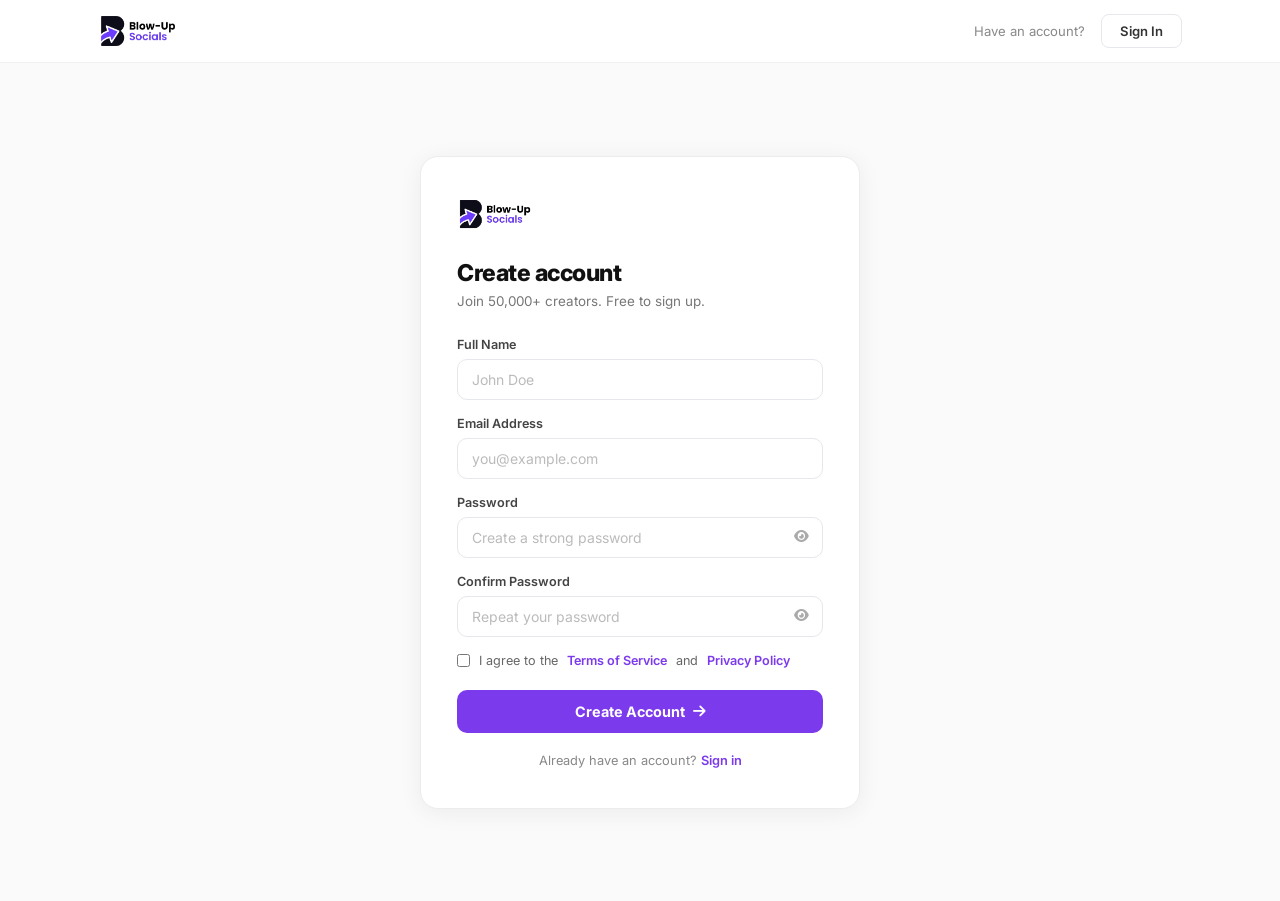
<file: register.html>
﻿<!DOCTYPE html>
<html lang="en">
<head>
  <meta charset="UTF-8" />
  <meta name="viewport" content="width=device-width, initial-scale=1.0" />
  <link rel="manifest" href="/manifest.json" />
  <meta name="theme-color" content="#7c3aed" />
  <meta name="apple-mobile-web-app-capable" content="yes" />
  <meta name="apple-mobile-web-app-status-bar-style" content="default" />
  <meta name="apple-mobile-web-app-title" content="BlowUpSocials" />
  <link rel="apple-touch-icon" href="/img/icon-192.png" />
  <title>Create Account — BlowUpSocials</title>
  <link rel="preconnect" href="https://fonts.googleapis.com" />
  <link rel="preconnect" href="https://fonts.gstatic.com" crossorigin />
  <link href="https://fonts.googleapis.com/css2?family=Inter:wght@400;500;600;700;800;900&display=swap" rel="stylesheet" />
  <link rel="stylesheet" href="https://cdnjs.cloudflare.com/ajax/libs/font-awesome/6.5.0/css/all.min.css" />
  <style>
    *, *::before, *::after { box-sizing: border-box; margin: 0; padding: 0; }
    body {
      font-family: 'Inter', sans-serif;
      background: #fafafa;
      color: #111;
      min-height: 100vh;
      -webkit-font-smoothing: antialiased;
    }
    a { text-decoration: none; color: inherit; }

    /* NAe */
    nav {
      background: rgba(255,255,255,0.96);
      backdrop-filter: blur(12px);
      border-bottom: 1px solid #f0f0f0;
      position: sticky; top: 0; z-index: 100;
    }
    .nav-inner {
      max-width: 1140px; margin: 0 auto; padding: 0 28px;
      display: flex; align-items: center; height: 62px; gap: 16px;
    }
    .nav-logo { display: flex; align-items: center; gap: 10px; margin-right: auto; }
    .nav-logo img { height: 36px; width: auto; display: block; }
    .nav-meta { font-size: 0.82rem; color: #888; }
    .nav-link {
      display: inline-flex; align-items: center; gap: 7px;
      border: 1.5px solid #e5e7eb; color: #333;
      font-size: 0.82rem; font-weight: 600;
      padding: 8px 18px; border-radius: 8px;
      transition: border-color .15s, background .15s;
    }
    .nav-link:hover { border-color: #c4b5fd; background: #faf8ff; }

    /* PAGE */
    .auth-page {
      display: flex; align-items: center; justify-content: center;
      min-height: calc(100vh - 62px);
      padding: 32px 16px;
    }

    /* CARD */
    .auth-card {
      background: #fff;
      border: 1px solid #ececec;
      border-radius: 18px;
      padding: 40px 36px;
      width: 100%; max-width: 440px;
      box-shadow: 0 4px 24px rgba(0,0,0,0.06);
    }
    .card-logo {
      display: flex; align-items: center; gap: 10px;
      margin-bottom: 28px;
    }
    .card-logo img { height: 34px; width: auto; }

    .auth-card h2 {
      font-size: 1.45rem; font-weight: 800; color: #111;
      letter-spacing: -0.5px; margin-bottom: 6px;
    }
    .auth-sub { font-size: 0.84rem; color: #777; margin-bottom: 28px; }

    /* FORM */
    .form-group { margin-bottom: 16px; }
    .form-group label {
      display: block; font-size: 0.79rem; font-weight: 600;
      color: #444; margin-bottom: 7px;
    }
    .form-input {
      width: 100%; padding: 11px 14px;
      border: 1.5px solid #e5e7eb; border-radius: 10px;
      font-family: inherit; font-size: 0.875rem; color: #111;
      background: #fff; outline: none;
      transition: border-color .18s;
    }
    .form-input:focus { border-color: #7c3aed; }
    .form-input::placeholder { color: #bbb; }
    .form-input-wrap { position: relative; }
    .form-input-wrap .form-input { padding-right: 40px; }
    .input-icon {
      position: absolute; right: 14px; top: 50%; transform: translateY(-50%);
      color: #aaa; cursor: pointer; font-size: 0.82rem;
    }
    .input-icon:hover { color: #555; }

    .terms-row {
      display: flex; align-items: center; gap: 9px;
      font-size: 0.79rem; color: #666; margin-bottom: 22px; cursor: pointer;
      white-space: nowrap; flex-wrap: nowrap;
    }
    .terms-row input { accent-color: #7c3aed; flex-shrink: 0; }
    .terms-row a { color: #7c3aed; font-weight: 600; }

    .btn-auth {
      width: 100%; padding: 13px;
      background: #7c3aed; color: #fff;
      font-family: inherit; font-size: 0.9rem; font-weight: 700;
      border: none; border-radius: 10px; cursor: pointer;
      display: flex; align-items: center; justify-content: center; gap: 8px;
      transition: background .18s;
    }
    .btn-auth:hover { background: #6d28d9; }
    .btn-auth:disabled { opacity: 0.6; cursor: not-allowed; }

    /* DIeIDER */
    .auth-divider {
      display: flex; align-items: center; gap: 12px;
      font-size: 0.75rem; color: #bbb; font-weight: 500;
      margin: 22px 0;
    }
    .auth-divider::before, .auth-divider::after {
      content: ''; flex: 1; height: 1px; background: #ececec;
    }

    /* SOCIAL BUTTONS */
    .btn-social {
      width: 100%; display: flex; align-items: center; justify-content: center; gap: 10px;
      padding: 11px; border: 1.5px solid #e5e7eb; border-radius: 10px;
      background: #fff; font-family: inherit; font-size: 0.84rem; font-weight: 600;
      color: #333; cursor: pointer; transition: border-color .15s, background .15s;
      margin-bottom: 10px;
    }
    .btn-social:hover { border-color: #c4b5fd; background: #faf8ff; }

    .auth-switch { font-size: 0.8rem; color: #888; text-align: center; margin-top: 20px; }
    .auth-switch a { color: #7c3aed; font-weight: 600; }
    .auth-switch a:hover { text-decoration: underline; }

    /* OTP SCREEN */
    .otp-screen { display: none; text-align: center; }
    .otp-screen.show { display: block; }
    .otp-email-icon {
      width: 64px; height: 64px; border-radius: 50%;
      background: #f5f3ff;
      display: flex; align-items: center; justify-content: center;
      font-size: 1.6rem; margin: 0 auto 18px;
    }
    .otp-sent-to { font-size: 0.82rem; color: #777; margin-bottom: 24px; line-height: 1.55; }
    .otp-sent-to strong { color: #111; }
    .otp-boxes {
      display: flex; gap: 10px; justify-content: center;
      margin: 0 auto 24px; max-width: 320px;
    }
    .otp-box {
      flex: 1; max-width: 48px; height: 58px;
      border: 1.5px solid #e5e7eb; border-radius: 12px;
      text-align: center; font-size: 1.5rem; font-weight: 800;
      color: #111; outline: none;
      transition: border-color 0.15s, box-shadow 0.15s;
      font-family: inherit; background: #fff; caret-color: transparent;
    }
    .otp-box:focus { border-color: #7c3aed; box-shadow: 0 0 0 3px rgba(124,58,237,0.1); }
    .otp-box.filled { border-color: #7c3aed; background: #faf8ff; }
    .otp-resend { font-size: 0.8rem; color: #999; margin-top: 18px; }
    .otp-resend a { color: #7c3aed; font-weight: 600; cursor: pointer; }
    .otp-resend a:hover { text-decoration: underline; }
    .otp-back {
      background: none; border: none; color: #999; font-size: 0.8rem;
      cursor: pointer; margin-top: 10px; display: inline-flex;
      align-items: center; gap: 5px; font-family: inherit;
    }
    .otp-back:hover { color: #111; }
    .otp-timer { color: #bbb; }

    @media (max-width: 480px) {
      .auth-card { padding: 28px 20px; }
      .nav-meta { display: none; }
    }
  </style>
<!-- TikTok Pixel Code Start -->
<script>
!function (w, d, t) {
  w.TiktokAnalyticsObject=t;var ttq=w[t]=w[t]||[];ttq.methods=["page","track","identify","instances","debug","on","off","once","ready","alias","group","enableCookie","disableCookie","holdConsent","revokeConsent","grantConsent"],ttq.setAndDefer=function(t,e){t[e]=function(){t.push([e].concat(Array.prototype.slice.call(arguments,0)))}};for(var i=0;i<ttq.methods.length;i++)ttq.setAndDefer(ttq,ttq.methods[i]);ttq.instance=function(t){for(
var e=ttq._i[t]||[],n=0;n<ttq.methods.length;n++)ttq.setAndDefer(e,ttq.methods[n]);return e},ttq.load=function(e,n){var r="https://analytics.tiktok.com/i18n/pixel/events.js",o=n&&n.partner;ttq._i=ttq._i||{},ttq._i[e]=[],ttq._i[e]._u=r,ttq._t=ttq._t||{},ttq._t[e]=+new Date,ttq._o=ttq._o||{},ttq._o[e]=n||{};n=document.createElement("script")
;n.type="text/javascript",n.async=!0,n.src=r+"?sdkid="+e+"&lib="+t;e=document.getElementsByTagName("script")[0];e.parentNode.insertBefore(n,e)};
  ttq.load('DAGMGFJC77UC8FLJUHS0');
  ttq.page();
}(window, document, 'ttq');
</script>
<!-- TikTok Pixel Code End -->
<!-- Meta Pixel Code -->
<script>
!function(f,b,e,v,n,t,s)
{if(f.fbq)return;n=f.fbq=function(){n.callMethod?
n.callMethod.apply(n,arguments):n.queue.push(arguments)};
if(!f._fbq)f._fbq=n;n.push=n;n.loaded=!0;n.version='2.0';
n.queue=[];t=b.createElement(e);t.async=!0;
t.src=v;s=b.getElementsByTagName(e)[0];
s.parentNode.insertBefore(t,s)}(window, document,'script',
'https://connect.facebook.net/en_US/fbevents.js');
fbq('init', '2908681819475419');
fbq('track', 'PageView');
</script>
<noscript><img height="1" width="1" style="display:none"
src="https://www.facebook.com/tr?id=2908681819475419&ev=PageView&noscript=1"
/></noscript>
<!-- End Meta Pixel Code -->
</head>
<body>

  <nav>
    <div class="nav-inner">
      <a href="index.html" class="nav-logo">
        <img src="img/logo.png" alt="BlowUpSocials" />
      </a>
      <span class="nav-meta">Have an account?</span>
      <a href="login.html" class="nav-link">Sign In</a>
    </div>
  </nav>

  <main class="auth-page">
    <div class="auth-card">

      <div class="card-logo">
        <img src="img/logo.png" alt="BlowUpSocials" />
      </div>

      <!-- STEP 1: Registration form -->
      <div id="signupStep">
        <h2>Create account</h2>
        <p class="auth-sub">Join 50,000+ creators. Free to sign up.</p>

        <form id="registerForm" onsubmit="handleRegister(event)">
          <div class="form-group">
            <label for="fullname">Full Name</label>
            <input class="form-input" type="text" id="fullname" placeholder="John Doe" required />
          </div>

          <div class="form-group">
            <label for="email">Email Address</label>
            <input class="form-input" type="email" id="email" placeholder="you@example.com" required />
          </div>

          <div class="form-group">
            <label for="password">Password</label>
            <div class="form-input-wrap">
              <input class="form-input" type="password" id="password" placeholder="Create a strong password" required />
              <i class="fas fa-eye input-icon" id="togglePwd" onclick="togglePassword('password','togglePwd')"></i>
            </div>
          </div>

          <div class="form-group">
            <label for="confirmPassword">Confirm Password</label>
            <div class="form-input-wrap">
              <input class="form-input" type="password" id="confirmPassword" placeholder="Repeat your password" required />
              <i class="fas fa-eye input-icon" id="togglePwd2" onclick="togglePassword('confirmPassword','togglePwd2')"></i>
            </div>
          </div>

          <label class="terms-row">
            <input type="checkbox" required />
            I agree to the <a href="#">Terms of Service</a> and <a href="#">Privacy Policy</a>
          </label>

          <button type="submit" class="btn-auth" id="registerBtn">
            Create Account <i class="fas fa-arrow-right"></i>
          </button>
        </form>

        <p class="auth-switch">Already have an account? <a href="login.html">Sign in</a></p>
      </div>

      <!-- STEP 2: OTP verification -->
      <div class="otp-screen" id="verifyStep">
        <div class="otp-email-icon">✉️</div>
        <h2 style="margin-bottom:10px;">Verify your email</h2>
        <p class="otp-sent-to">We sent a 6-digit code to<br><strong id="otp-display-email"></strong></p>

        <div id="otp-msg"></div>

        <div class="otp-boxes" id="otp-boxes">
          <input class="otp-box" maxlength="1" type="text" inputmode="numeric" pattern="[0-9]" />
          <input class="otp-box" maxlength="1" type="text" inputmode="numeric" pattern="[0-9]" />
          <input class="otp-box" maxlength="1" type="text" inputmode="numeric" pattern="[0-9]" />
          <input class="otp-box" maxlength="1" type="text" inputmode="numeric" pattern="[0-9]" />
          <input class="otp-box" maxlength="1" type="text" inputmode="numeric" pattern="[0-9]" />
          <input class="otp-box" maxlength="1" type="text" inputmode="numeric" pattern="[0-9]" />
        </div>

        <button class="btn-auth" id="otp-submit-btn" onclick="handleVerify()">
          Verify Code <i class="fas fa-arrow-right"></i>
        </button>

        <p class="otp-resend">
          Didn't receive it? <a id="resend-link" onclick="resendCode()">Resend code</a>
          <span class="otp-timer" id="resend-timer"></span>
        </p>
        <button class="otp-back" onclick="goBack()">
          <i class="fas fa-arrow-left"></i> Change email
        </button>
      </div>

    </div>
  </main>

  <script src="/js/supabase.min.js"></script>
  <script src="js/supabase-client.js"></script>
  <script src="js/main.js"></script>
  <script>
    db.auth.getSession().then(({ data: { session } }) => {
      if (session) window.location.href = 'dashboard.html';
    });

    let pendingEmail = '';
    let pendingName  = '';
    let resendCooldown = null;

    function togglePassword(id, iconId) {
      const input = document.getElementById(id);
      const icon  = document.getElementById(iconId);
      if (input.type === 'password') {
        input.type = 'text'; icon.classList.replace('fa-eye', 'fa-eye-slash');
      } else {
        input.type = 'password'; icon.classList.replace('fa-eye-slash', 'fa-eye');
      }
    }

    function showMsg(msg, isError = true) {
      let el = document.getElementById('auth-msg');
      if (!el) {
        el = document.createElement('div');
        el.id = 'auth-msg';
        document.getElementById('registerForm').prepend(el);
      }
      el.style.cssText = isError
        ? 'background:rgba(239,68,68,.08);border:1px solid rgba(239,68,68,.2);color:#dc2626;padding:11px 14px;border-radius:9px;font-size:.82rem;margin-bottom:16px;text-align:center;'
        : 'background:rgba(5,150,105,.08);border:1px solid rgba(5,150,105,.2);color:#059669;padding:11px 14px;border-radius:9px;font-size:.82rem;margin-bottom:16px;text-align:center;';
      el.innerHTML = msg;
    }

    function showOtpMsg(msg, isError = true) {
      const el = document.getElementById('otp-msg');
      el.style.cssText = isError
        ? 'background:rgba(239,68,68,.08);border:1px solid rgba(239,68,68,.2);color:#dc2626;padding:11px 14px;border-radius:9px;font-size:.82rem;margin-bottom:16px;text-align:center;'
        : 'background:rgba(5,150,105,.08);border:1px solid rgba(5,150,105,.2);color:#059669;padding:11px 14px;border-radius:9px;font-size:.82rem;margin-bottom:16px;text-align:center;';
      el.textContent = msg;
    }

    function showVerifyStep(email) {
      pendingEmail = email;
      document.getElementById('otp-display-email').textContent = email;
      document.getElementById('signupStep').style.display = 'none';
      document.getElementById('verifyStep').classList.add('show');
      document.getElementById('otp-msg').textContent = '';
      document.querySelectorAll('.otp-box').forEach(b => { b.value = ''; b.classList.remove('filled'); });
      document.querySelectorAll('.otp-box')[0].focus();
      startResendTimer(60);
    }

    function goBack() {
      document.getElementById('verifyStep').classList.remove('show');
      document.getElementById('signupStep').style.display = '';
      clearInterval(resendCooldown);
      document.getElementById('resend-timer').textContent = '';
    }

    function startResendTimer(seconds) {
      const link  = document.getElementById('resend-link');
      const timer = document.getElementById('resend-timer');
      link.style.pointerEvents = 'none'; link.style.opacity = '0.4';
      let s = seconds;
      timer.textContent = ` (${s}s)`;
      resendCooldown = setInterval(() => {
        s--;
        if (s <= 0) {
          clearInterval(resendCooldown);
          timer.textContent = '';
          link.style.pointerEvents = ''; link.style.opacity = '';
        } else {
          timer.textContent = ` (${s}s)`;
        }
      }, 1000);
    }

    document.querySelectorAll('.otp-box').forEach((box, i, boxes) => {
      box.addEventListener('input', () => {
        box.value = box.value.replace(/\D/g, '').slice(-1);
        box.classList.toggle('filled', box.value !== '');
        if (box.value && i < boxes.length - 1) boxes[i + 1].focus();
      });
      box.addEventListener('keydown', e => {
        if (e.key === 'Backspace' && !box.value && i > 0) {
          boxes[i - 1].value = '';
          boxes[i - 1].classList.remove('filled');
          boxes[i - 1].focus();
        }
        if (e.key === 'ArrowLeft' && i > 0) boxes[i - 1].focus();
        if (e.key === 'ArrowRight' && i < boxes.length - 1) boxes[i + 1].focus();
      });
      box.addEventListener('paste', e => {
        e.preventDefault();
        const pasted = (e.clipboardData || window.clipboardData).getData('text').replace(/\D/g, '').slice(0, 6);
        [...pasted].forEach((ch, j) => {
          if (boxes[i + j]) { boxes[i + j].value = ch; boxes[i + j].classList.add('filled'); }
        });
        const next = boxes[Math.min(i + pasted.length, boxes.length - 1)];
        next && next.focus();
      });
    });

    async function handleRegister(e) {
      e.preventDefault();
      const btn  = document.getElementById('registerBtn');
      const name = document.getElementById('fullname').value.trim();
      const email= document.getElementById('email').value.trim();
      const pwd  = document.getElementById('password').value;
      const pwd2 = document.getElementById('confirmPassword').value;

      if (pwd !== pwd2)   { showMsg('Passwords do not match.'); return; }
      if (pwd.length < 6) { showMsg('Password must be at least 6 characters.'); return; }

      btn.innerHTML = 'Creating account...';
      btn.disabled = true;

      const { data, error } = await db.auth.signUp({
        email,
        password: pwd,
        options: { data: { full_name: name } }
      });

      if (error) {
        btn.innerHTML = 'Create Account <i class="fas fa-arrow-right"></i>';
        btn.disabled = false;
        showMsg(error.message);
        return;
      }

      if (data.session) {
        db.from('email_queue').insert({
          type: 'welcome', to_email: email, name,
          send_at: new Date(Date.now() + 60 * 60 * 1000).toISOString(),
        }).catch(() => {});
        window.location.href = 'dashboard.html';
      } else if (!data.user || (data.user.identities && data.user.identities.length === 0)) {
        // Anti-enumeration: this email is already registered and confirmed
        btn.innerHTML = 'Create Account <i class="fas fa-arrow-right"></i>';
        btn.disabled = false;
        showMsg('An account with this email already exists. <a href="login.html" style="color:#7c3aed;font-weight:700;text-decoration:underline;">Sign in instead →</a>');
      } else {
        pendingName = name;
        showVerifyStep(email);
      }
    }

    async function handleVerify() {
      const boxes = document.querySelectorAll('.otp-box');
      const code  = [...boxes].map(b => b.value).join('');
      if (code.length < 6) { showOtpMsg('Please enter all 6 digits.'); return; }

      if (!pendingEmail) {
        showOtpMsg('Session expired. Please go back and try again.');
        return;
      }

      const btn = document.getElementById('otp-submit-btn');
      btn.innerHTML = 'Verifying...';
      btn.disabled = true;

      // Bypass db.auth.verifyOtp — Supabase v2 uses navigator.locks which can stall
      // indefinitely if a stale lock exists. Raw fetch sidesteps it entirely.
      const _timeout = new Promise((_, rej) =>
        setTimeout(() => rej(new Error('timeout')), 15000)
      );

      let result;
      try {
        const resp = await Promise.race([
          fetch('https://puutwycvshayqoozwfwv.supabase.co/auth/v1/verify', {
            method: 'POST',
            headers: {
              'Content-Type': 'application/json',
              'apikey': 'eyJhbGciOiJIUzI1NiIsInR5cCI6IkpXVCJ9.eyJpc3MiOiJzdXBhYmFzZSIsInJlZiI6InB1dXR3eWN2c2hheXFvb3p3Znd2Iiwicm9sZSI6ImFub24iLCJpYXQiOjE3ODgyOTIwODcsImV4cCI6MjEwMzg2ODA4N30.1V5LAxx8fDSCFrgUtdo2PEn-FC5ZReRKK1usVADkFy0'
            },
            body: JSON.stringify({ email: pendingEmail, token: code, type: 'signup', gotrue_meta_security: {} })
          }),
          _timeout
        ]);
        result = await resp.json();
        if (!resp.ok) throw new Error(result.message || result.error_description || 'Invalid or expired code. Try again.');
      } catch (e) {
        btn.innerHTML = 'Verify Code <i class="fas fa-arrow-right"></i>';
        btn.disabled = false;
        showOtpMsg(
          e.message === 'timeout'
            ? 'Verification timed out — check your connection and try again.'
            : (e.message || 'Something went wrong. Please try again.')
        );
        return;
      }

      // Write session to localStorage so dashboard can pick it up on load
      if (result.access_token) {
        try {
          localStorage.setItem('sb-puutwycvshayqoozwfwv-auth-token', JSON.stringify({
            access_token:  result.access_token,
            token_type:    result.token_type || 'bearer',
            expires_in:    result.expires_in,
            expires_at:    result.expires_at,
            refresh_token: result.refresh_token,
            user:          result.user
          }));
        } catch (_) {}
      }

      if (window.ttqIdentify) {
        ttqIdentify(pendingEmail, result.user?.id || '').then(() => {
          ttqTrack('CompleteRegistration', {
            contents: [{ content_id: 'account_registration', content_type: 'product', content_name: 'BlowUpSocials Account' }],
            value: 0, currency: 'NGN'
          });
        });
      }
      if (window.fbq) {
        window.ttqHash && window.ttqHash(pendingEmail).then(he => {
          fbq('init', '2908681819475419', { em: he });
          fbq('track', 'CompleteRegistration', { status: true, currency: 'NGN', value: 0 });
        });
      }
      showOtpMsg('Email verified! Redirecting...', false);
      setTimeout(() => { window.location.href = 'dashboard.html'; }, 1000);
    }

    async function resendCode() {
      if (!pendingEmail) return;
      const { error } = await db.auth.resend({ type: 'signup', email: pendingEmail });
      if (error) { showOtpMsg(error.message); return; }
      showOtpMsg('A new code has been sent to your email.', false);
      startResendTimer(60);
    }
  </script>
</body>
</html>
</file>
